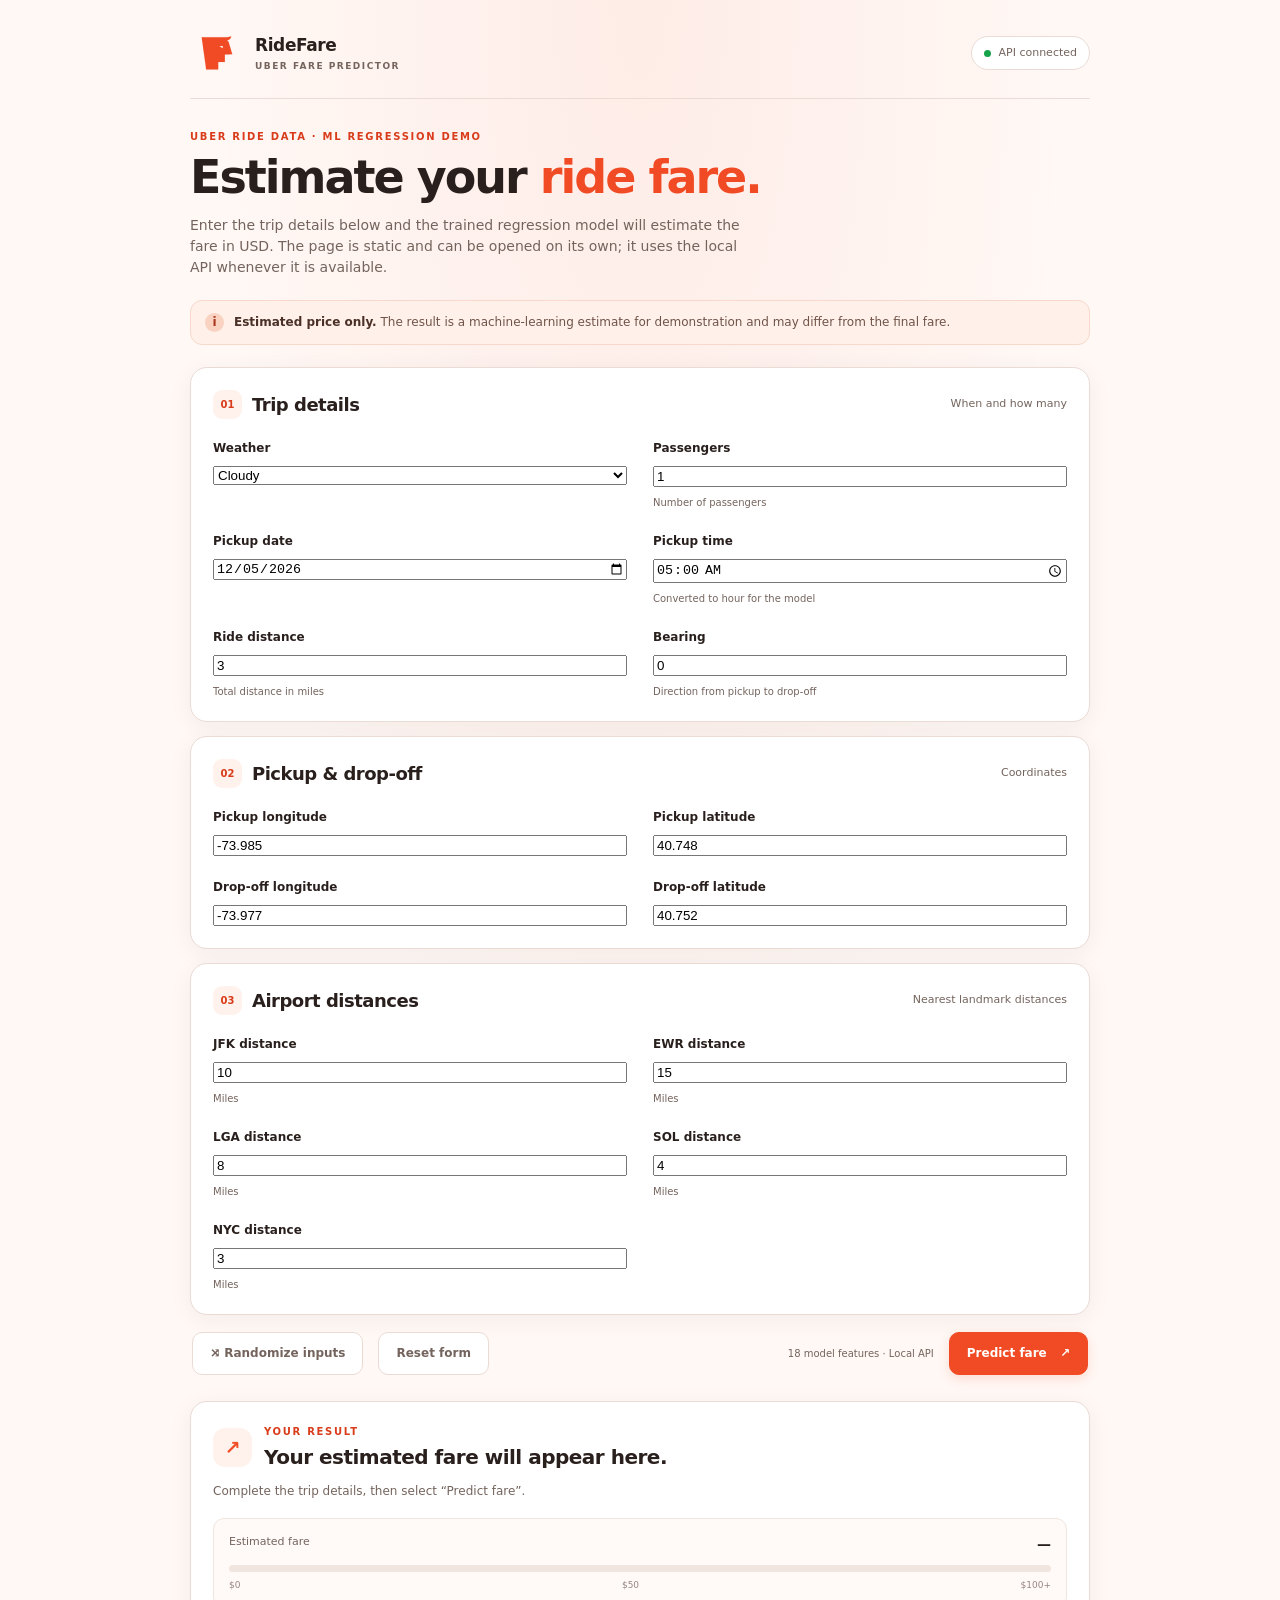
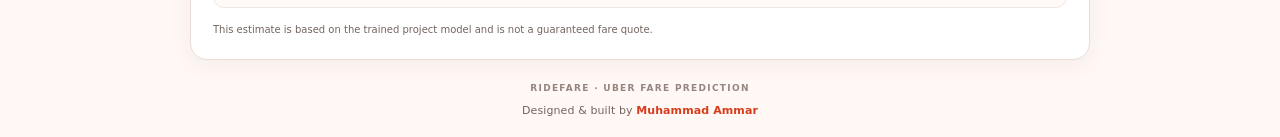
<file: public/index.html>
<!doctype html>
<html lang="en">
<head>
  <meta charset="utf-8">
  <meta name="viewport" content="width=device-width, initial-scale=1">
  <meta name="theme-color" content="#FFF8F5">
  <title>RideFare — Uber Fare Predictor</title>
  <link rel="stylesheet" href="styles.css">
</head>
<body>
  <main class="page">
    <header class="brand-bar">
      <a class="brand" href="#top" aria-label="RideFare home">
        <span class="brand-mark"><iframe class="brand-logo-frame" src="./logo-animated.html?color=%23F04B24&amp;v=2" title="Animated brand logo" aria-label="Animated brand logo" tabindex="-1"></iframe></span>
        <span><strong>RideFare</strong><small>UBER FARE PREDICTOR</small></span>
      </a>
      <div class="api-pill"><span class="live-dot"></span><span id="api-status">Checking API…</span></div>
    </header>

    <section class="intro" id="top">
      <p class="eyebrow">UBER RIDE DATA · ML REGRESSION DEMO</p>
      <h1>Estimate your <em>ride fare.</em></h1>
      <p class="intro-copy">Enter the trip details below and the trained regression model will estimate the fare in USD. The page is static and can be opened on its own; it uses the local API whenever it is available.</p>
    </section>

    <div class="notice"><span>i</span><p><strong>Estimated price only.</strong> The result is a machine-learning estimate for demonstration and may differ from the final fare.</p></div>

    <form id="prediction-form" novalidate>
      <section class="form-card">
        <div class="card-heading"><div><span class="step">01</span><h2>Trip details</h2></div><p>When and how many</p></div>
        <div class="field-grid">
          <label class="field"><span>Weather</span><select name="Weather" required><option value="0">Cloudy</option><option value="1">Rainy</option><option value="2">Stormy</option><option value="3">Sunny</option><option value="4">Windy</option></select></label>
          <label class="field"><span>Passengers</span><input name="passenger_count" type="number" min="1" max="6" step="1" value="1" required><small>Number of passengers</small></label>
          <label class="field"><span>Pickup date</span><input id="date" type="date" required></label>
          <label class="field"><span>Pickup time</span><input id="time" type="time" required><small>Converted to hour for the model</small></label>
          <label class="field"><span>Ride distance</span><input name="distance" type="number" min="0.1" step="0.1" value="3" required><small>Total distance in miles</small></label>
          <label class="field"><span>Bearing</span><input name="bearing" type="number" min="-180" max="180" step="0.1" value="0" required><small>Direction from pickup to drop-off</small></label>
        </div>
      </section>

      <section class="form-card">
        <div class="card-heading"><div><span class="step">02</span><h2>Pickup & drop-off</h2></div><p>Coordinates</p></div>
        <div class="field-grid">
          <label class="field"><span>Pickup longitude</span><input name="pickup_longitude" type="number" step="any" value="-73.985" required></label>
          <label class="field"><span>Pickup latitude</span><input name="pickup_latitude" type="number" step="any" value="40.748" required></label>
          <label class="field"><span>Drop-off longitude</span><input name="dropoff_longitude" type="number" step="any" value="-73.977" required></label>
          <label class="field"><span>Drop-off latitude</span><input name="dropoff_latitude" type="number" step="any" value="40.752" required></label>
        </div>
      </section>

      <section class="form-card">
        <div class="card-heading"><div><span class="step">03</span><h2>Airport distances</h2></div><p>Nearest landmark distances</p></div>
        <div class="field-grid">
          <label class="field"><span>JFK distance</span><input name="jfk_dist" type="number" min="0" step="0.1" value="10" required><small>Miles</small></label>
          <label class="field"><span>EWR distance</span><input name="ewr_dist" type="number" min="0" step="0.1" value="15" required><small>Miles</small></label>
          <label class="field"><span>LGA distance</span><input name="lga_dist" type="number" min="0" step="0.1" value="8" required><small>Miles</small></label>
          <label class="field"><span>SOL distance</span><input name="sol_dist" type="number" min="0" step="0.1" value="4" required><small>Miles</small></label>
          <label class="field"><span>NYC distance</span><input name="nyc_dist" type="number" min="0" step="0.1" value="3" required><small>Miles</small></label>
        </div>
      </section>

      <div class="form-actions"><button type="button" class="reset-button" id="randomize-inputs">⤨ Randomize inputs</button><button type="button" class="reset-button" id="reset-form">Reset form</button><span>18 model features · Local API</span><button type="submit" class="primary-button" id="submit-button">Predict fare <span>↗</span></button></div>
    </form>

    <section class="result-card" id="result-panel" aria-live="polite">
      <div class="result-top"><span class="result-icon result-symbol">↗</span><div><p class="eyebrow">YOUR RESULT</p><h2 id="result-title">Your estimated fare will appear here.</h2></div></div>
      <p id="result-summary">Complete the trip details, then select “Predict fare”.</p>
      <div class="probability-block"><div class="probability-label"><span>Estimated fare</span><strong id="probability-value">—</strong></div><div class="meter"><span id="probability-meter"></span></div><div class="meter-scale"><span>$0</span><span>$50</span><span>$100+</span></div></div>
      <div class="error-message" id="error-message" role="alert" hidden></div>
      <p class="result-disclaimer">This estimate is based on the trained project model and is not a guaranteed fare quote.</p>
    </section>
    <footer><span class="footer-project">RIDEFARE · UBER FARE PREDICTION</span><span class="footer-credit">Designed & built by <strong>Muhammad Ammar</strong></span></footer>
  </main>
  <script src="app.js"></script>
</body>
</html>
</file>
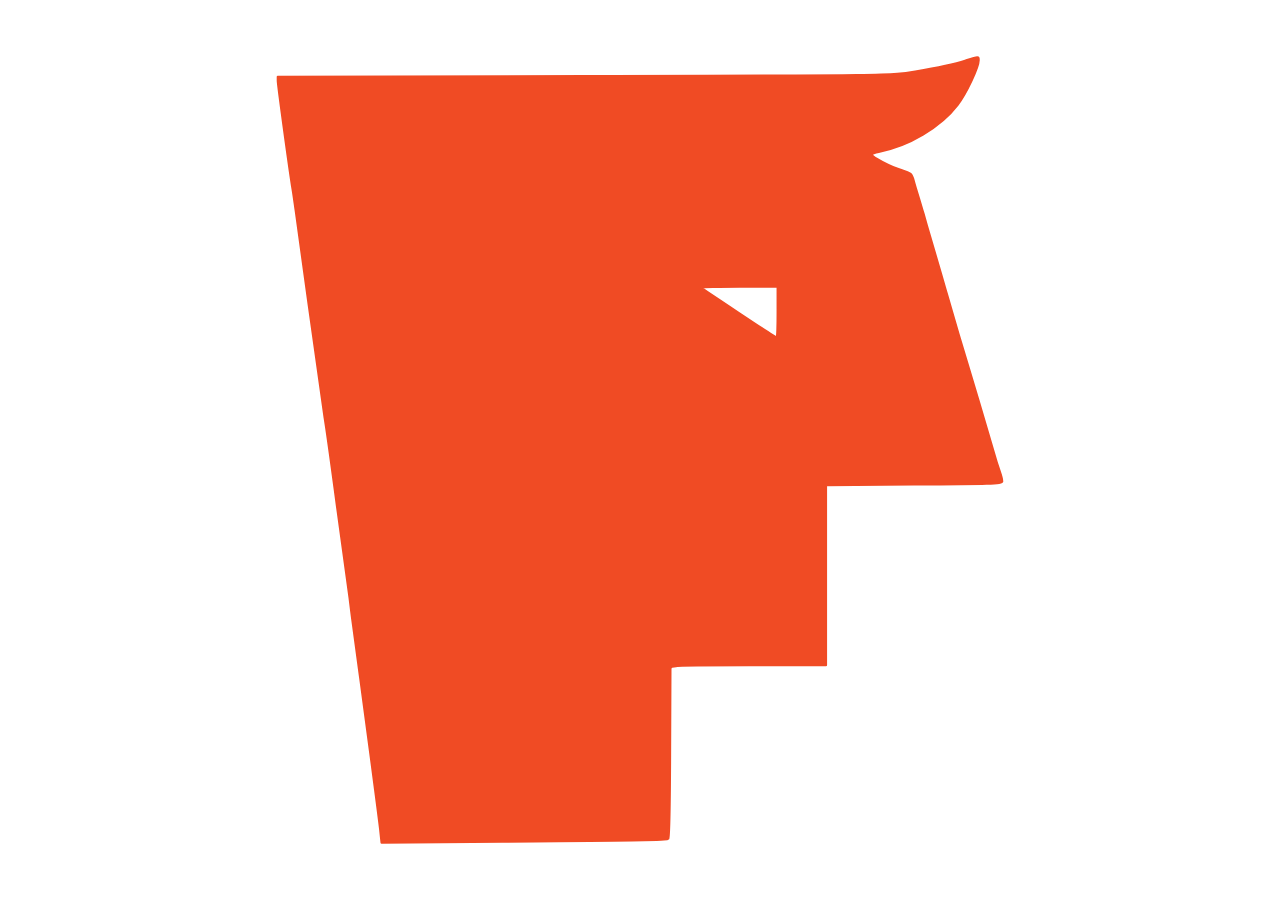
<file: frontend/logo-animated.html>
<!doctype html><html><head><meta charset="utf-8"><meta name="color-scheme" content="light dark">
<style>
  :root {
    color-scheme: normal light dark;
  }
  html, body {
    margin: 0;
    padding: 0;
    width: 100%;
    height: 100%;
    overflow: hidden;
    background: transparent !important;
    background-color: transparent !important;
    color-scheme: normal light dark;
  }
  svg {
    display: block;
    width: 100%;
    height: 100%;
    background: transparent !important;
    color: var(--logo-color, #F04B24);
  }
  path, rect#lid {
    fill: currentColor !important;
    stroke: currentColor;
    stroke-width: 12px;
    stroke-linejoin: round;
    paint-order: stroke fill;
  }
</style></head><body>
<svg id="s" xmlns="http://www.w3.org/2000/svg" width="1080" height="1080" viewBox="100 240 880 600">
<g id="morph" style="display:none"><path id="m0" fill="#000000" fill-rule="evenodd" d=""/><path id="m1" fill="#000000" fill-rule="evenodd" d=""/><path id="m2" fill="#000000" fill-rule="evenodd" d=""/><path id="m3" fill="#000000" fill-rule="evenodd" d=""/></g>
<g id="logo"><g id="lg"><g transform="matrix(1.2450980603785127,0,0,1.2450980603785127,163.98038576568916,191.18626399187917)"><g transform="translate(0,573) scale(0.1,-0.1)"><path fill="#000000" d="M4815 5078 c-72 -23 -110 -31 -275 -60 -125 -22 -130 -22 -1822 -25 l-1698 -4 0 -22 c0 -22 59 -454 79 -582 6 -33 14 -94 20 -135 38 -282 148 -1067 160 -1145 10 -62 14 -86 56 -398 21 -158 35 -258 81 -592 2 -16 8 -64 13 -105 6 -41 26 -194 46 -340 50 -375 52 -384 80 -600 14 -107 29 -221 32 -253 l6 -57 666 6 c878 7 908 8 918 18 4 4 8 213 9 464 0 252 1 465 2 475 2 16 30 17 430 17 l429 0 0 498 0 497 487 3 c417 2 486 4 486 17 0 8 -7 36 -16 62 -9 26 -22 68 -29 93 -16 57 -102 347 -150 505 -38 125 -52 173 -86 290 -11 39 -24 84 -29 100 -30 105 -73 249 -89 305 -11 36 -27 92 -36 125 -10 33 -23 78 -30 100 -7 22 -18 58 -24 81 -10 38 -14 41 -68 58 -62 19 -163 72 -163 86 0 4 17 11 38 15 164 30 343 137 436 259 49 65 116 207 116 246 0 23 2 23 -75 -2z m-1035 -1388 c0 -77 -2 -140 -5 -140 -8 0 -415 271 -415 276 0 2 95 4 210 4 l210 0 0 -140z"/></g></g>
<rect id="lid" x="579.33" y="424.75" width="58.29" height="0" fill="#000000"/></g></g>
</svg>
<script>
const MD=[{"src": [[[817.5, 478.6], [818.0, 478.2], [818.6, 477.8], [819.1, 477.4], [819.7, 477.0], [820.3, 476.7], [820.9, 476.4], [821.5, 476.1], [822.1, 475.8], [822.8, 475.5], [823.4, 475.2], [824.0, 474.9], [824.6, 474.6], [825.3, 474.4], [825.9, 474.1], [826.5, 473.9], [827.2, 473.6], [827.8, 473.4], [828.4, 473.1], [829.1, 472.9], [829.7, 472.7], [830.4, 472.5], [831.0, 472.2], [831.7, 472.0], [832.3, 471.8], [832.9, 471.6], [833.6, 471.4], [834.3, 471.2], [834.9, 471.0], [835.6, 470.8], [836.2, 470.6], [836.9, 470.4], [837.5, 470.3], [838.2, 470.1], [838.9, 469.9], [839.5, 469.8], [840.2, 469.6], [840.8, 469.5], [841.5, 469.3], [842.2, 469.2], [842.9, 469.1], [843.5, 469.0], [844.2, 468.8], [844.9, 468.7], [845.5, 468.6], [846.2, 468.5], [846.9, 468.4], [847.6, 468.3], [848.2, 468.3], [848.9, 468.2], [849.6, 468.1], [850.3, 468.0], [851.0, 468.0], [851.6, 467.9], [852.3, 467.9], [853.0, 467.8], [853.7, 467.8], [854.4, 467.8], [855.0, 467.7], [855.7, 467.7], [856.4, 467.7], [857.1, 467.7], [857.8, 467.7], [858.5, 467.7], [859.1, 467.7], [859.8, 467.8], [860.5, 467.8], [861.2, 467.8], [861.9, 467.8], [862.5, 467.9], [863.2, 467.9], [863.9, 468.0], [864.6, 468.1], [865.3, 468.1], [865.9, 468.2], [866.6, 468.3], [867.3, 468.4], [868.0, 468.5], [868.6, 468.6], [869.3, 468.7], [870.0, 468.9], [870.6, 469.0], [871.3, 469.2], [872.0, 469.3], [872.6, 469.5], [873.3, 469.7], [873.9, 469.8], [874.6, 470.0], [875.3, 470.2], [875.9, 470.4], [876.6, 470.6], [877.2, 470.8], [877.9, 471.0], [878.5, 471.2], [879.2, 471.4], [879.8, 471.6], [880.5, 471.8], [881.1, 472.0], [881.8, 472.2], [882.4, 472.4], [883.1, 472.7], [883.7, 472.9], [884.3, 473.1], [885.0, 473.3], [885.6, 473.6], [886.3, 473.8], [886.9, 474.1], [887.5, 474.3], [888.2, 474.5], [888.8, 474.8], [889.4, 475.1], [890.1, 475.3], [890.7, 475.6], [891.3, 475.9], [891.9, 476.1], [892.6, 476.4], [893.2, 476.7], [893.8, 477.1], [894.4, 477.4], [894.9, 477.8], [895.5, 478.2], [896.0, 478.6], [896.6, 478.8], [897.3, 479.1], [897.9, 479.4], [898.5, 479.7], [899.1, 480.1], [899.6, 480.5], [900.2, 480.8], [900.8, 481.2], [901.3, 481.6], [901.9, 482.0], [902.4, 482.4], [903.0, 482.8], [903.5, 483.3], [904.0, 483.7], [904.6, 484.1], [905.1, 484.5], [905.6, 485.0], [906.1, 485.4], [906.7, 485.8], [907.2, 486.3], [907.7, 486.7], [908.2, 487.2], [908.7, 487.6], [909.2, 488.1], [909.7, 488.5], [910.2, 489.0], [910.7, 489.5], [911.2, 489.9], [911.7, 490.4], [912.2, 490.9], [912.7, 491.4], [913.1, 491.9], [913.6, 492.4], [914.1, 492.9], [914.5, 493.4], [915.0, 493.9], [915.4, 494.4], [915.9, 494.9], [916.3, 495.4], [916.8, 496.0], [917.2, 496.5], [917.6, 497.0], [918.1, 497.5], [918.5, 498.1], [918.9, 498.6], [919.3, 499.2], [919.7, 499.7], [920.1, 500.3], [920.5, 500.8], [920.9, 501.4], [921.3, 502.0], [921.6, 502.5], [922.0, 503.1], [922.4, 503.7], [922.8, 504.2], [923.1, 504.8], [923.5, 505.4], [923.8, 506.0], [924.2, 506.6], [924.5, 507.2], [924.8, 507.8], [925.2, 508.4], [925.5, 509.0], [925.8, 509.6], [926.1, 510.2], [926.4, 510.8], [926.7, 511.4], [927.0, 512.0], [927.3, 512.6], [927.6, 513.2], [927.9, 513.8], [928.2, 514.5], [928.4, 515.1], [928.7, 515.7], [929.0, 516.4], [929.2, 517.0], [929.4, 517.6], [929.7, 518.3], [929.9, 518.9], [930.1, 519.6], [930.3, 520.2], [930.5, 520.9], [930.7, 521.5], [930.9, 522.2], [931.1, 522.8], [931.3, 523.5], [931.5, 524.1], [931.7, 524.8], [931.8, 525.5], [932.0, 526.1], [932.1, 526.8], [932.3, 527.4], [932.4, 528.1], [932.6, 528.8], [932.7, 529.4], [932.9, 530.1], [933.0, 530.8], [933.1, 531.5], [933.2, 532.1], [933.3, 532.8], [933.5, 533.5], [933.6, 534.1], [933.7, 534.8], [933.8, 535.5], [933.8, 536.2], [933.9, 536.8], [934.0, 537.5], [934.1, 538.2], [934.1, 538.9], [934.2, 539.6], [934.3, 540.2], [934.3, 540.9], [934.4, 541.6], [934.4, 542.3], [934.4, 543.0], [934.5, 543.6], [934.5, 544.3], [934.5, 545.0], [934.5, 545.7], [934.5, 546.4], [934.5, 547.1], [934.5, 547.7], [934.5, 548.4], [934.4, 549.1], [934.4, 549.8], [934.3, 550.5], [934.3, 551.1], [934.2, 551.8], [934.1, 552.5], [934.1, 553.2], [934.0, 553.8], [933.8, 554.5], [933.7, 555.2], [933.6, 555.9], [933.4, 556.5], [933.3, 557.2], [933.1, 557.8], [932.9, 558.5], [932.7, 559.2], [932.6, 559.8], [932.4, 560.5], [932.2, 561.1], [932.1, 561.8], [931.9, 562.5], [931.8, 563.1], [931.7, 563.8], [931.7, 564.5], [931.6, 565.2], [931.5, 565.8], [931.4, 566.5], [931.2, 567.2], [931.0, 567.8], [930.8, 568.5], [930.6, 569.1], [930.3, 569.8], [930.1, 570.4], [929.9, 571.0], [929.6, 571.7], [929.3, 572.3], [929.1, 572.9], [928.8, 573.6], [928.5, 574.2], [928.3, 574.8], [928.0, 575.4], [927.7, 576.0], [927.4, 576.7], [927.1, 577.3], [926.8, 577.9], [926.5, 578.5], [926.2, 579.1], [925.9, 579.7], [925.6, 580.3], [925.2, 580.9], [924.9, 581.5], [924.6, 582.1], [924.3, 582.7], [924.0, 583.3], [923.6, 583.9], [923.3, 584.5], [923.0, 585.1], [922.6, 585.7], [922.3, 586.3], [921.9, 586.9], [921.6, 587.5], [921.2, 588.0], [920.8, 588.6], [920.4, 589.2], [920.0, 589.7], [919.6, 590.3], [919.2, 590.8], [918.8, 591.3], [918.4, 591.9], [917.9, 592.4], [917.5, 592.9], [917.1, 593.4], [916.6, 594.0], [916.2, 594.5], [915.7, 595.0], [915.3, 595.5], [914.8, 596.0], [914.4, 596.5], [913.9, 597.0], [913.5, 597.5], [913.0, 598.1], [912.5, 598.6], [912.1, 599.1], [911.6, 599.5], [911.1, 600.0], [910.7, 600.5], [910.2, 601.0], [909.7, 601.5], [909.2, 602.0], [908.8, 602.5], [908.3, 603.0], [907.8, 603.4], [907.3, 603.9], [906.8, 604.4], [906.3, 604.9], [905.8, 605.3], [905.3, 605.8], [904.8, 606.2], [904.3, 606.7], [903.8, 607.1], [903.3, 607.6], [902.7, 608.0], [902.2, 608.4], [901.7, 608.8], [901.1, 609.2], [900.5, 609.6], [899.9, 609.9], [899.3, 610.3], [898.7, 610.6], [898.1, 610.9], [897.5, 611.2], [896.9, 611.6], [896.3, 611.9], [895.7, 612.2], [895.1, 612.5], [894.5, 612.8], [893.9, 613.1], [893.3, 613.5], [892.7, 613.8], [892.1, 614.1], [891.5, 614.4], [890.9, 614.7], [890.3, 615.0], [889.7, 615.3], [889.1, 615.6], [888.4, 615.9], [887.8, 616.2], [887.2, 616.5], [886.6, 616.8], [886.0, 617.1], [885.4, 617.4], [884.7, 617.6], [884.1, 617.9], [883.5, 618.1], [882.8, 618.4], [882.2, 618.6], [881.6, 618.9], [880.9, 619.1], [880.3, 619.3], [879.6, 619.5], [879.0, 619.7], [878.3, 619.9], [877.7, 620.1], [877.0, 620.3], [876.3, 620.5], [875.7, 620.7], [875.0, 620.8], [874.4, 621.0], [873.7, 621.1], [873.0, 621.3], [872.4, 621.4], [871.7, 621.6], [871.0, 621.7], [870.4, 621.8], [869.7, 622.0], [869.0, 622.1], [868.4, 622.2], [867.7, 622.4], [867.0, 622.5], [866.3, 622.6], [865.7, 622.7], [865.0, 622.8], [864.3, 623.0], [863.7, 623.1], [863.0, 623.2], [862.3, 623.2], [861.6, 623.3], [860.9, 623.4], [860.3, 623.5], [859.6, 623.5], [858.9, 623.6], [858.2, 623.7], [857.6, 623.7], [856.9, 623.7], [856.2, 623.8], [855.5, 623.8], [854.8, 623.8], [854.1, 623.8], [853.5, 623.8], [852.8, 623.8], [852.1, 623.7], [851.4, 623.7], [850.7, 623.7], [850.1, 623.6], [849.4, 623.6], [848.7, 623.5], [848.0, 623.4], [847.3, 623.3], [846.7, 623.3], [846.0, 623.2], [845.3, 623.1], [844.6, 622.9], [844.0, 622.8], [843.3, 622.7], [842.6, 622.6], [842.0, 622.4], [841.3, 622.3], [840.6, 622.2], [840.0, 622.0], [839.3, 621.9], [838.6, 621.7], [838.0, 621.6], [837.3, 621.4], [836.6, 621.3], [836.0, 621.1], [835.3, 620.9], [834.7, 620.7], [834.0, 620.5], [833.4, 620.3], [832.7, 620.1], [832.1, 619.9], [831.4, 619.7], [830.8, 619.5], [830.1, 619.3], [829.5, 619.0], [828.8, 618.8], [828.2, 618.6], [827.6, 618.3], [826.9, 618.1], [826.3, 617.8], [825.7, 617.6], [825.0, 617.3], [824.4, 617.1], [823.8, 616.8], [823.1, 616.6], [822.5, 616.3], [821.9, 616.0], [821.3, 615.7], [820.6, 615.5], [820.0, 615.2], [819.4, 614.9], [818.8, 614.5], [818.2, 614.2], [817.6, 613.9], [817.0, 613.6], [816.4, 613.2], [815.8, 612.9], [815.3, 612.5], [814.7, 612.2], [814.1, 611.8], [813.5, 611.4], [813.0, 611.1], [812.4, 610.7], [811.8, 610.3], [811.3, 609.9], [810.7, 609.5], [810.2, 609.1], [809.6, 608.7], [809.1, 608.3], [808.5, 607.9], [808.0, 607.5], [807.4, 607.1], [806.9, 606.6], [806.4, 606.2], [805.8, 605.8], [805.3, 605.3], [804.8, 604.9], [804.3, 604.5], [803.8, 604.0], [803.2, 603.6], [802.7, 603.1], [802.2, 602.7], [801.7, 602.2], [801.2, 601.7], [800.7, 601.3], [800.2, 600.8], [799.8, 600.3], [799.3, 599.8], [798.8, 599.3], [798.3, 598.9], [797.8, 598.4], [797.4, 597.9], [796.9, 597.4], [796.5, 596.9], [796.0, 596.4], [795.5, 595.8], [795.1, 595.3], [794.7, 594.8], [794.2, 594.3], [793.8, 593.8], [793.4, 593.2], [792.9, 592.7], [792.5, 592.1], [792.1, 591.6], [791.7, 591.1], [791.3, 590.5], [790.9, 589.9], [790.5, 589.4], [790.2, 588.8], [789.8, 588.2], [789.4, 587.7], [789.1, 587.1], [788.7, 586.5], [788.3, 585.9], [788.0, 585.4], [787.6, 584.8], [787.3, 584.2], [786.9, 583.6], [786.6, 583.0], [786.2, 582.4], [785.9, 581.8], [785.6, 581.2], [785.2, 580.6], [784.9, 580.0], [784.6, 579.4], [784.3, 578.8], [784.0, 578.2], [783.7, 577.6], [783.4, 577.0], [783.1, 576.4], [782.8, 575.7], [782.6, 575.1], [782.3, 574.5], [782.1, 573.8], [781.8, 573.2], [781.6, 572.6], [781.4, 571.9], [781.2, 571.3], [781.0, 570.6], [780.8, 570.0], [780.6, 569.3], [780.4, 568.6], [780.3, 568.0], [780.1, 567.3], [780.0, 566.7], [779.8, 566.0], [779.7, 565.3], [779.6, 564.6], [779.5, 564.0], [779.4, 563.3], [779.3, 562.6], [779.2, 562.0], [779.1, 561.3], [779.0, 560.6], [778.9, 559.9], [778.9, 559.2], [778.8, 558.6], [778.7, 557.9], [778.7, 557.2], [778.6, 556.5], [778.6, 555.8], [778.5, 555.2], [778.5, 554.5], [778.5, 553.8], [778.4, 553.1], [778.4, 552.4], [778.4, 551.8], [778.4, 551.1], [778.3, 550.4], [778.3, 549.7], [778.3, 549.0], [778.3, 548.3], [778.3, 547.7], [778.2, 547.0], [778.2, 546.3], [778.2, 545.6], [778.2, 544.9], [778.2, 544.3], [778.2, 543.6], [778.2, 542.9], [778.2, 542.2], [778.2, 541.5], [778.2, 540.9], [778.2, 540.2], [778.2, 539.5], [778.2, 538.8], [778.2, 538.1], [778.2, 537.4], [778.3, 536.8], [778.3, 536.1], [778.4, 535.4], [778.4, 534.7], [778.5, 534.0], [778.6, 533.4], [778.7, 532.7], [778.8, 532.0], [778.9, 531.4], [779.1, 530.7], [779.2, 530.0], [779.4, 529.3], [779.5, 528.7], [779.7, 528.0], [779.8, 527.4], [780.0, 526.7], [780.2, 526.0], [780.4, 525.4], [780.6, 524.7], [780.8, 524.1], [781.0, 523.4], [781.2, 522.8], [781.4, 522.1], [781.6, 521.5], [781.9, 520.9], [782.1, 520.2], [782.3, 519.6], [782.6, 518.9], [782.8, 518.3], [783.1, 517.7], [783.4, 517.1], [783.6, 516.4], [783.9, 515.8], [784.2, 515.2], [784.5, 514.6], [784.8, 513.9], [785.0, 513.3], [785.3, 512.7], [785.6, 512.1], [785.9, 511.5], [786.3, 510.9], [786.6, 510.3], [786.9, 509.7], [787.2, 509.1], [787.5, 508.5], [787.9, 507.9], [788.2, 507.3], [788.5, 506.7], [788.9, 506.1], [789.2, 505.5], [789.6, 504.9], [789.9, 504.3], [790.3, 503.8], [790.7, 503.2], [791.0, 502.6], [791.4, 502.1], [791.8, 501.5], [792.2, 500.9], [792.6, 500.4], [793.0, 499.8], [793.4, 499.3], [793.8, 498.7], [794.2, 498.2], [794.6, 497.6], [795.1, 497.1], [795.5, 496.6], [796.0, 496.1], [796.4, 495.6], [796.9, 495.1], [797.4, 494.6], [797.8, 494.1], [798.3, 493.6], [798.8, 493.1], [799.3, 492.7], [799.8, 492.2], [800.3, 491.7], [800.7, 491.2], [801.2, 490.8], [801.7, 490.3], [802.2, 489.8], [802.7, 489.4], [803.3, 488.9], [803.8, 488.5], [804.3, 488.0], [804.8, 487.6], [805.3, 487.1], [805.8, 486.7], [806.3, 486.2], [806.8, 485.8], [807.4, 485.3], [807.9, 484.9], [808.4, 484.5], [808.9, 484.0], [809.5, 483.6], [810.0, 483.2], [810.5, 482.8], [811.1, 482.3], [811.6, 481.9], [812.2, 481.5], [812.7, 481.1], [813.3, 480.7], [813.8, 480.3], [814.4, 480.0], [815.0, 479.6], [815.6, 479.3], [816.2, 479.0], [816.8, 478.7]], [[866.2, 513.4], [866.5, 513.5], [866.8, 513.6], [867.0, 513.7], [867.3, 513.8], [867.6, 513.9], [867.8, 514.0], [868.1, 514.1], [868.4, 514.3], [868.6, 514.4], [868.9, 514.5], [869.2, 514.6], [869.4, 514.8], [869.7, 514.9], [870.0, 515.0], [870.2, 515.1], [870.5, 515.3], [870.7, 515.4], [871.0, 515.5], [871.2, 515.7], [871.5, 515.8], [871.8, 516.0], [872.0, 516.1], [872.3, 516.2], [872.5, 516.4], [872.8, 516.5], [873.0, 516.7], [873.3, 516.8], [873.5, 517.0], [873.8, 517.1], [874.0, 517.3], [874.3, 517.4], [874.5, 517.6], [874.7, 517.8], [875.0, 517.9], [875.2, 518.1], [875.5, 518.2], [875.7, 518.4], [875.9, 518.6], [876.2, 518.7], [876.4, 518.9], [876.7, 519.1], [876.9, 519.3], [877.1, 519.4], [877.4, 519.6], [877.6, 519.8], [877.8, 520.0], [878.0, 520.1], [878.3, 520.3], [878.5, 520.5], [878.7, 520.7], [878.9, 520.9], [879.1, 521.1], [879.4, 521.3], [879.6, 521.5], [879.8, 521.7], [880.0, 521.9], [880.2, 522.1], [880.4, 522.3], [880.6, 522.5], [880.8, 522.8], [881.0, 523.0], [881.1, 523.2], [881.3, 523.4], [881.5, 523.7], [881.7, 523.9], [881.8, 524.1], [882.0, 524.4], [882.2, 524.6], [882.3, 524.8], [882.5, 525.1], [882.7, 525.3], [882.8, 525.6], [883.0, 525.8], [883.1, 526.1], [883.3, 526.3], [883.4, 526.6], [883.6, 526.8], [883.7, 527.1], [883.9, 527.3], [884.0, 527.6], [884.1, 527.8], [884.3, 528.1], [884.4, 528.3], [884.6, 528.6], [884.7, 528.9], [884.8, 529.1], [884.9, 529.4], [885.1, 529.6], [885.2, 529.9], [885.3, 530.2], [885.4, 530.4], [885.6, 530.7], [885.7, 531.0], [885.8, 531.2], [885.9, 531.5], [886.0, 531.8], [886.1, 532.0], [886.2, 532.3], [886.3, 532.6], [886.4, 532.8], [886.5, 533.1], [886.6, 533.4], [886.7, 533.7], [886.8, 533.9], [886.9, 534.2], [887.0, 534.5], [887.1, 534.8], [887.2, 535.0], [887.3, 535.3], [887.4, 535.6], [887.5, 535.9], [887.6, 536.1], [887.6, 536.4], [887.7, 536.7], [887.8, 537.0], [887.9, 537.3], [888.0, 537.5], [888.0, 537.8], [888.1, 538.1], [888.2, 538.4], [888.2, 538.7], [888.3, 539.0], [888.4, 539.2], [888.4, 539.5], [888.5, 539.8], [888.5, 540.1], [888.6, 540.4], [888.6, 540.7], [888.7, 541.0], [888.7, 541.2], [888.8, 541.5], [888.8, 541.8], [888.8, 542.1], [888.9, 542.4], [888.9, 542.7], [888.9, 543.0], [888.9, 543.3], [888.9, 543.6], [889.0, 543.8], [889.0, 544.1], [889.0, 544.4], [889.0, 544.7], [889.0, 545.0], [889.0, 545.3], [889.0, 545.6], [888.9, 545.9], [888.9, 546.2], [888.9, 546.5], [888.9, 546.8], [888.9, 547.0], [888.9, 547.3], [888.8, 547.6], [888.8, 547.9], [888.8, 548.2], [888.8, 548.5], [888.7, 548.8], [888.7, 549.1], [888.7, 549.4], [888.6, 549.6], [888.6, 549.9], [888.6, 550.2], [888.5, 550.5], [888.5, 550.8], [888.4, 551.1], [888.4, 551.4], [888.3, 551.7], [888.3, 551.9], [888.2, 552.2], [888.1, 552.5], [888.1, 552.8], [888.0, 553.1], [887.9, 553.4], [887.9, 553.6], [887.8, 553.9], [887.7, 554.2], [887.6, 554.5], [887.6, 554.8], [887.5, 555.0], [887.4, 555.3], [887.3, 555.6], [887.2, 555.9], [887.1, 556.1], [887.0, 556.4], [886.9, 556.7], [886.8, 557.0], [886.7, 557.2], [886.6, 557.5], [886.5, 557.8], [886.4, 558.1], [886.3, 558.3], [886.2, 558.6], [886.1, 558.9], [885.9, 559.1], [885.8, 559.4], [885.7, 559.6], [885.6, 559.9], [885.4, 560.2], [885.3, 560.4], [885.2, 560.7], [885.0, 560.9], [884.9, 561.2], [884.8, 561.5], [884.6, 561.7], [884.5, 562.0], [884.3, 562.2], [884.2, 562.5], [884.0, 562.7], [883.9, 563.0], [883.7, 563.2], [883.6, 563.4], [883.4, 563.7], [883.2, 563.9], [883.1, 564.2], [882.9, 564.4], [882.7, 564.6], [882.6, 564.9], [882.4, 565.1], [882.2, 565.3], [882.0, 565.6], [881.9, 565.8], [881.7, 566.0], [881.5, 566.3], [881.3, 566.5], [881.1, 566.7], [880.9, 566.9], [880.8, 567.1], [880.6, 567.4], [880.4, 567.6], [880.2, 567.8], [880.0, 568.0], [879.8, 568.2], [879.6, 568.4], [879.4, 568.6], [879.2, 568.8], [879.0, 569.1], [878.8, 569.3], [878.5, 569.5], [878.3, 569.7], [878.1, 569.9], [877.9, 570.1], [877.7, 570.2], [877.5, 570.4], [877.3, 570.6], [877.0, 570.8], [876.8, 571.0], [876.6, 571.2], [876.4, 571.4], [876.1, 571.6], [875.9, 571.8], [875.7, 571.9], [875.5, 572.1], [875.2, 572.3], [875.0, 572.5], [874.8, 572.6], [874.5, 572.8], [874.3, 573.0], [874.1, 573.1], [873.8, 573.3], [873.6, 573.5], [873.3, 573.6], [873.1, 573.8], [872.9, 574.0], [872.6, 574.1], [872.4, 574.3], [872.1, 574.4], [871.9, 574.6], [871.6, 574.7], [871.4, 574.9], [871.1, 575.0], [870.9, 575.2], [870.6, 575.3], [870.4, 575.5], [870.1, 575.6], [869.9, 575.7], [869.6, 575.9], [869.3, 576.0], [869.1, 576.1], [868.8, 576.2], [868.5, 576.3], [868.2, 576.4], [868.0, 576.5], [867.7, 576.6], [867.4, 576.7], [867.1, 576.8], [866.9, 576.9], [866.6, 577.0], [866.3, 577.1], [866.0, 577.1], [865.8, 577.2], [865.5, 577.3], [865.2, 577.4], [864.9, 577.5], [864.7, 577.6], [864.4, 577.7], [864.1, 577.7], [863.8, 577.8], [863.5, 577.9], [863.3, 578.0], [863.0, 578.0], [862.7, 578.1], [862.4, 578.2], [862.1, 578.3], [861.8, 578.3], [861.6, 578.4], [861.3, 578.5], [861.0, 578.5], [860.7, 578.6], [860.4, 578.7], [860.2, 578.7], [859.9, 578.8], [859.6, 578.9], [859.3, 578.9], [859.0, 579.0], [858.7, 579.0], [858.4, 579.1], [858.2, 579.2], [857.9, 579.2], [857.6, 579.3], [857.3, 579.3], [857.0, 579.4], [856.7, 579.4], [856.4, 579.4], [856.1, 579.5], [855.9, 579.5], [855.6, 579.5], [855.3, 579.5], [855.0, 579.5], [854.7, 579.5], [854.4, 579.5], [854.1, 579.4], [853.8, 579.4], [853.5, 579.3], [853.3, 579.3], [853.0, 579.2], [852.7, 579.2], [852.4, 579.1], [852.1, 579.1], [851.8, 579.0], [851.5, 579.0], [851.3, 578.9], [851.0, 578.8], [850.7, 578.8], [850.4, 578.7], [850.1, 578.6], [849.8, 578.6], [849.6, 578.5], [849.3, 578.4], [849.0, 578.4], [848.7, 578.3], [848.4, 578.2], [848.2, 578.1], [847.9, 578.1], [847.6, 578.0], [847.3, 577.9], [847.0, 577.8], [846.8, 577.7], [846.5, 577.7], [846.2, 577.6], [845.9, 577.5], [845.6, 577.4], [845.4, 577.3], [845.1, 577.2], [844.8, 577.2], [844.5, 577.1], [844.3, 577.0], [844.0, 576.9], [843.7, 576.8], [843.4, 576.7], [843.2, 576.6], [842.9, 576.5], [842.6, 576.4], [842.3, 576.3], [842.1, 576.2], [841.8, 576.1], [841.5, 576.0], [841.3, 575.9], [841.0, 575.8], [840.7, 575.7], [840.4, 575.5], [840.2, 575.4], [839.9, 575.3], [839.7, 575.2], [839.4, 575.0], [839.1, 574.9], [838.9, 574.8], [838.6, 574.6], [838.4, 574.5], [838.1, 574.3], [837.9, 574.2], [837.6, 574.0], [837.4, 573.9], [837.2, 573.7], [836.9, 573.5], [836.7, 573.4], [836.4, 573.2], [836.2, 573.0], [836.0, 572.9], [835.7, 572.7], [835.5, 572.5], [835.3, 572.3], [835.1, 572.1], [834.8, 572.0], [834.6, 571.8], [834.4, 571.6], [834.2, 571.4], [833.9, 571.2], [833.7, 571.0], [833.5, 570.8], [833.3, 570.6], [833.1, 570.4], [832.9, 570.2], [832.7, 570.0], [832.5, 569.8], [832.3, 569.6], [832.1, 569.4], [831.9, 569.2], [831.7, 568.9], [831.5, 568.7], [831.3, 568.5], [831.1, 568.3], [830.9, 568.1], [830.7, 567.8], [830.5, 567.6], [830.4, 567.4], [830.2, 567.2], [830.0, 566.9], [829.8, 566.7], [829.7, 566.5], [829.5, 566.2], [829.3, 566.0], [829.1, 565.8], [829.0, 565.5], [828.8, 565.3], [828.6, 565.1], [828.5, 564.8], [828.3, 564.6], [828.2, 564.3], [828.0, 564.1], [827.8, 563.8], [827.7, 563.6], [827.5, 563.3], [827.4, 563.1], [827.3, 562.8], [827.1, 562.6], [827.0, 562.3], [826.8, 562.1], [826.7, 561.8], [826.5, 561.6], [826.4, 561.3], [826.3, 561.0], [826.2, 560.8], [826.0, 560.5], [825.9, 560.3], [825.8, 560.0], [825.7, 559.7], [825.5, 559.5], [825.4, 559.2], [825.3, 558.9], [825.2, 558.7], [825.1, 558.4], [825.0, 558.1], [824.9, 557.9], [824.8, 557.6], [824.6, 557.3], [824.5, 557.0], [824.4, 556.8], [824.4, 556.5], [824.3, 556.2], [824.2, 556.0], [824.1, 555.7], [824.0, 555.4], [823.9, 555.1], [823.8, 554.8], [823.7, 554.6], [823.7, 554.3], [823.6, 554.0], [823.5, 553.7], [823.4, 553.4], [823.4, 553.2], [823.3, 552.9], [823.2, 552.6], [823.2, 552.3], [823.1, 552.0], [823.1, 551.7], [823.0, 551.4], [823.0, 551.2], [822.9, 550.9], [822.9, 550.6], [822.8, 550.3], [822.8, 550.0], [822.7, 549.7], [822.7, 549.4], [822.7, 549.1], [822.7, 548.9], [822.6, 548.6], [822.6, 548.3], [822.6, 548.0], [822.6, 547.7], [822.5, 547.4], [822.5, 547.1], [822.5, 546.8], [822.5, 546.5], [822.5, 546.2], [822.5, 546.0], [822.5, 545.7], [822.5, 545.4], [822.5, 545.1], [822.6, 544.8], [822.6, 544.5], [822.6, 544.2], [822.6, 543.9], [822.7, 543.6], [822.7, 543.3], [822.7, 543.1], [822.7, 542.8], [822.8, 542.5], [822.8, 542.2], [822.9, 541.9], [822.9, 541.6], [823.0, 541.3], [823.0, 541.0], [823.1, 540.8], [823.1, 540.5], [823.2, 540.2], [823.2, 539.9], [823.3, 539.6], [823.4, 539.3], [823.4, 539.1], [823.5, 538.8], [823.6, 538.5], [823.7, 538.2], [823.7, 537.9], [823.8, 537.7], [823.9, 537.4], [824.0, 537.1], [824.1, 536.8], [824.2, 536.5], [824.3, 536.3], [824.4, 536.0], [824.5, 535.7], [824.6, 535.4], [824.7, 535.2], [824.8, 534.9], [824.9, 534.6], [825.0, 534.4], [825.1, 534.1], [825.2, 533.8], [825.3, 533.6], [825.4, 533.3], [825.5, 533.0], [825.7, 532.8], [825.8, 532.5], [825.9, 532.2], [826.0, 532.0], [826.2, 531.7], [826.3, 531.4], [826.4, 531.2], [826.6, 530.9], [826.7, 530.7], [826.8, 530.4], [827.0, 530.2], [827.1, 529.9], [827.3, 529.7], [827.4, 529.4], [827.5, 529.1], [827.7, 528.9], [827.8, 528.7], [828.0, 528.4], [828.2, 528.2], [828.3, 527.9], [828.5, 527.7], [828.6, 527.4], [828.8, 527.2], [829.0, 526.9], [829.1, 526.7], [829.3, 526.5], [829.5, 526.2], [829.6, 526.0], [829.8, 525.8], [830.0, 525.5], [830.1, 525.3], [830.3, 525.1], [830.5, 524.8], [830.7, 524.6], [830.9, 524.4], [831.1, 524.2], [831.2, 523.9], [831.4, 523.7], [831.6, 523.5], [831.8, 523.3], [832.0, 523.1], [832.2, 522.8], [832.4, 522.6], [832.6, 522.4], [832.8, 522.2], [833.0, 522.0], [833.2, 521.8], [833.4, 521.6], [833.6, 521.4], [833.8, 521.2], [834.0, 521.0], [834.2, 520.8], [834.5, 520.6], [834.7, 520.4], [834.9, 520.2], [835.1, 520.0], [835.3, 519.8], [835.5, 519.6], [835.8, 519.4], [836.0, 519.2], [836.2, 519.1], [836.4, 518.9], [836.7, 518.7], [836.9, 518.5], [837.1, 518.4], [837.4, 518.2], [837.6, 518.0], [837.8, 517.8], [838.1, 517.7], [838.3, 517.5], [838.6, 517.4], [838.8, 517.2], [839.1, 517.0], [839.3, 516.9], [839.6, 516.7], [839.8, 516.6], [840.1, 516.5], [840.3, 516.3], [840.6, 516.2], [840.8, 516.0], [841.1, 515.9], [841.3, 515.8], [841.6, 515.6], [841.9, 515.5], [842.1, 515.4], [842.4, 515.3], [842.7, 515.2], [842.9, 515.0], [843.2, 514.9], [843.5, 514.8], [843.7, 514.7], [844.0, 514.6], [844.3, 514.5], [844.5, 514.4], [844.8, 514.3], [845.1, 514.2], [845.4, 514.1], [845.6, 514.0], [845.9, 513.9], [846.2, 513.8], [846.5, 513.7], [846.7, 513.6], [847.0, 513.6], [847.3, 513.5], [847.6, 513.4], [847.9, 513.3], [848.1, 513.3], [848.4, 513.2], [848.7, 513.1], [849.0, 513.0], [849.3, 513.0], [849.6, 512.9], [849.8, 512.9], [850.1, 512.8], [850.4, 512.7], [850.7, 512.7], [851.0, 512.6], [851.3, 512.6], [851.6, 512.5], [851.8, 512.5], [852.1, 512.5], [852.4, 512.4], [852.7, 512.4], [853.0, 512.3], [853.3, 512.3], [853.6, 512.3], [853.9, 512.2], [854.2, 512.2], [854.4, 512.2], [854.7, 512.2], [855.0, 512.1], [855.3, 512.1], [855.6, 512.1], [855.9, 512.1], [856.2, 512.1], [856.5, 512.1], [856.8, 512.1], [857.1, 512.1], [857.3, 512.1], [857.6, 512.1], [857.9, 512.1], [858.2, 512.1], [858.5, 512.1], [858.8, 512.1], [859.1, 512.1], [859.4, 512.1], [859.7, 512.1], [860.0, 512.2], [860.3, 512.2], [860.5, 512.2], [860.8, 512.2], [861.1, 512.3], [861.4, 512.3], [861.7, 512.3], [862.0, 512.4], [862.3, 512.4], [862.6, 512.5], [862.8, 512.5], [863.1, 512.6], [863.4, 512.6], [863.7, 512.7], [864.0, 512.8], [864.3, 512.8], [864.5, 512.9], [864.8, 513.0], [865.1, 513.1], [865.4, 513.1], [865.7, 513.2], [865.9, 513.3]]], "dst": [[[608.0, 299.0], [608.0, 297.2], [608.0, 295.3], [608.0, 293.5], [608.0, 291.7], [608.0, 289.9], [608.0, 288.1], [608.0, 286.3], [608.0, 284.4], [608.1, 282.7], [609.9, 282.7], [611.7, 282.7], [613.5, 282.7], [615.3, 282.7], [617.2, 282.7], [619.0, 282.7], [620.8, 282.7], [622.6, 282.7], [624.4, 282.7], [626.2, 282.7], [628.1, 282.7], [629.9, 282.7], [631.7, 282.7], [633.5, 282.7], [635.3, 282.7], [637.1, 282.6], [639.0, 282.6], [640.8, 282.6], [642.6, 282.6], [644.4, 282.6], [646.2, 282.6], [648.0, 282.6], [649.9, 282.6], [651.7, 282.6], [653.5, 282.6], [655.3, 282.6], [657.1, 282.6], [658.9, 282.5], [660.7, 282.5], [662.6, 282.5], [664.4, 282.5], [666.2, 282.5], [668.0, 282.5], [669.8, 282.5], [671.6, 282.5], [673.5, 282.4], [675.3, 282.4], [677.1, 282.4], [678.9, 282.4], [680.7, 282.4], [682.5, 282.4], [684.4, 282.3], [686.2, 282.3], [688.0, 282.3], [689.8, 282.3], [691.6, 282.2], [693.4, 282.2], [695.2, 282.2], [697.1, 282.2], [698.9, 282.1], [700.7, 282.1], [702.5, 282.0], [704.3, 282.0], [706.1, 281.9], [708.0, 281.9], [709.8, 281.8], [711.6, 281.7], [713.4, 281.6], [715.2, 281.5], [717.0, 281.4], [718.8, 281.3], [720.6, 281.1], [722.4, 280.9], [724.2, 280.7], [726.0, 280.4], [727.8, 280.1], [729.6, 279.8], [731.4, 279.5], [733.2, 279.1], [735.0, 278.8], [736.8, 278.5], [738.6, 278.2], [740.4, 277.9], [742.1, 277.5], [743.9, 277.2], [745.7, 276.8], [747.5, 276.5], [749.3, 276.1], [751.0, 275.8], [752.8, 275.4], [754.6, 274.9], [756.3, 274.5], [758.1, 274.0], [759.8, 273.5], [761.6, 273.0], [763.3, 272.4], [765.0, 271.9], [766.8, 271.3], [768.5, 270.8], [770.2, 270.3], [772.0, 270.0], [772.8, 271.4], [772.7, 273.2], [772.3, 275.0], [771.8, 276.7], [771.2, 278.4], [770.6, 280.1], [769.9, 281.8], [769.2, 283.5], [768.4, 285.1], [767.6, 286.8], [766.8, 288.4], [766.0, 290.0], [765.2, 291.6], [764.3, 293.2], [763.4, 294.8], [762.5, 296.4], [761.6, 298.0], [760.6, 299.5], [759.6, 301.0], [758.6, 302.5], [757.5, 303.9], [756.3, 305.3], [755.1, 306.7], [753.9, 308.0], [752.6, 309.3], [751.3, 310.6], [750.0, 311.8], [748.6, 313.0], [747.2, 314.2], [745.8, 315.4], [744.4, 316.5], [743.0, 317.6], [741.5, 318.7], [740.0, 319.7], [738.5, 320.7], [737.0, 321.7], [735.4, 322.6], [733.9, 323.6], [732.3, 324.5], [730.7, 325.4], [729.1, 326.2], [727.5, 327.0], [725.8, 327.8], [724.2, 328.6], [722.5, 329.3], [720.8, 330.0], [719.2, 330.7], [717.5, 331.3], [715.7, 331.9], [714.0, 332.5], [712.3, 333.0], [710.5, 333.5], [708.8, 334.0], [707.0, 334.4], [705.2, 334.8], [703.5, 335.1], [701.7, 335.6], [700.0, 336.3], [699.8, 337.6], [701.2, 338.8], [702.7, 339.8], [704.3, 340.7], [705.9, 341.6], [707.5, 342.4], [709.1, 343.2], [710.8, 344.0], [712.4, 344.8], [714.1, 345.5], [715.8, 346.2], [717.5, 346.8], [719.2, 347.4], [720.9, 348.0], [722.6, 348.5], [724.3, 349.2], [725.9, 350.1], [727.0, 351.5], [727.7, 353.2], [728.2, 355.0], [728.7, 356.7], [729.2, 358.5], [729.7, 360.2], [730.2, 361.9], [730.7, 363.7], [731.3, 365.4], [731.8, 367.1], [732.3, 368.9], [732.9, 370.6], [733.4, 372.4], [733.9, 374.1], [734.4, 375.8], [734.9, 377.6], [735.4, 379.3], [735.9, 381.1], [736.4, 382.8], [736.9, 384.6], [737.4, 386.3], [737.9, 388.1], [738.4, 389.8], [738.9, 391.6], [739.5, 393.3], [740.0, 395.0], [740.5, 396.8], [741.0, 398.5], [741.5, 400.3], [742.0, 402.0], [742.5, 403.8], [743.0, 405.5], [743.5, 407.2], [744.0, 409.0], [744.6, 410.7], [745.1, 412.5], [745.6, 414.2], [746.1, 415.9], [746.6, 417.7], [747.1, 419.4], [747.6, 421.2], [748.1, 422.9], [748.6, 424.7], [749.1, 426.4], [749.6, 428.2], [750.1, 429.9], [750.7, 431.6], [751.2, 433.4], [751.7, 435.1], [752.2, 436.9], [752.7, 438.6], [753.2, 440.4], [753.7, 442.1], [754.2, 443.9], [754.7, 445.6], [755.2, 447.3], [755.7, 449.1], [756.2, 450.8], [756.7, 452.6], [757.2, 454.3], [757.7, 456.1], [758.3, 457.8], [758.8, 459.5], [759.3, 461.3], [759.8, 463.0], [760.3, 464.8], [760.8, 466.5], [761.4, 468.2], [761.9, 470.0], [762.4, 471.7], [762.9, 473.5], [763.5, 475.2], [764.0, 476.9], [764.5, 478.7], [765.0, 480.4], [765.6, 482.2], [766.1, 483.9], [766.6, 485.6], [767.1, 487.4], [767.7, 489.1], [768.2, 490.8], [768.7, 492.6], [769.2, 494.3], [769.8, 496.1], [770.3, 497.8], [770.8, 499.5], [771.3, 501.3], [771.8, 503.0], [772.4, 504.8], [772.9, 506.5], [773.4, 508.2], [773.9, 510.0], [774.4, 511.7], [774.9, 513.5], [775.5, 515.2], [776.0, 516.9], [776.5, 518.7], [777.0, 520.4], [777.5, 522.2], [778.0, 523.9], [778.6, 525.7], [779.1, 527.4], [779.6, 529.1], [780.1, 530.9], [780.6, 532.6], [781.1, 534.4], [781.6, 536.1], [782.1, 537.9], [782.6, 539.6], [783.1, 541.3], [783.6, 543.1], [784.1, 544.8], [784.7, 546.6], [785.2, 548.3], [785.8, 550.0], [786.3, 551.8], [786.9, 553.5], [787.5, 555.2], [788.0, 556.9], [788.5, 558.7], [788.9, 560.5], [788.6, 562.1], [786.9, 562.6], [785.1, 562.8], [783.3, 562.9], [781.5, 563.0], [779.6, 563.1], [777.8, 563.2], [776.0, 563.2], [774.2, 563.3], [772.4, 563.3], [770.6, 563.4], [768.8, 563.4], [766.9, 563.4], [765.1, 563.5], [763.3, 563.5], [761.5, 563.5], [759.7, 563.5], [757.9, 563.5], [756.0, 563.5], [754.2, 563.6], [752.4, 563.6], [750.6, 563.6], [748.8, 563.6], [747.0, 563.6], [745.1, 563.6], [743.3, 563.6], [741.5, 563.7], [739.7, 563.7], [737.9, 563.7], [736.1, 563.7], [734.2, 563.7], [732.4, 563.7], [730.6, 563.7], [728.8, 563.7], [727.0, 563.7], [725.2, 563.7], [723.4, 563.8], [721.5, 563.8], [719.7, 563.8], [717.9, 563.8], [716.1, 563.8], [714.3, 563.8], [712.5, 563.8], [710.6, 563.8], [708.8, 563.8], [707.0, 563.9], [705.2, 563.9], [703.4, 563.9], [701.6, 563.9], [699.7, 563.9], [697.9, 563.9], [696.1, 563.9], [694.3, 563.9], [692.5, 563.9], [690.7, 564.0], [688.8, 564.0], [687.0, 564.0], [685.2, 564.0], [683.4, 564.0], [681.6, 564.0], [679.8, 564.0], [678.0, 564.0], [676.1, 564.0], [674.3, 564.1], [672.5, 564.1], [670.7, 564.1], [668.9, 564.1], [667.9, 564.9], [667.9, 566.7], [667.9, 568.5], [667.9, 570.4], [667.9, 572.2], [667.9, 574.0], [667.9, 575.8], [667.9, 577.6], [667.9, 579.4], [667.9, 581.3], [667.9, 583.1], [667.9, 584.9], [667.9, 586.7], [667.9, 588.5], [667.9, 590.3], [667.9, 592.1], [667.9, 594.0], [667.9, 595.8], [667.9, 597.6], [667.9, 599.4], [667.9, 601.2], [667.9, 603.0], [667.9, 604.9], [667.9, 606.7], [667.9, 608.5], [667.9, 610.3], [667.9, 612.1], [667.9, 613.9], [667.9, 615.8], [667.9, 617.6], [667.9, 619.4], [667.9, 621.2], [667.9, 623.0], [667.9, 624.8], [667.9, 626.7], [667.9, 628.5], [667.9, 630.3], [667.9, 632.1], [667.9, 633.9], [667.9, 635.7], [667.9, 637.5], [667.9, 639.4], [667.9, 641.2], [667.9, 643.0], [667.9, 644.8], [667.9, 646.6], [667.9, 648.4], [667.9, 650.3], [667.9, 652.1], [667.9, 653.9], [667.9, 655.7], [667.9, 657.5], [667.9, 659.3], [667.9, 661.2], [667.9, 663.0], [667.9, 664.8], [667.9, 666.6], [667.9, 668.4], [667.9, 670.2], [667.9, 672.1], [667.9, 673.9], [667.9, 675.7], [667.9, 677.5], [667.9, 679.3], [667.9, 681.1], [667.9, 683.0], [667.9, 684.8], [667.9, 686.6], [667.5, 688.0], [665.6, 688.0], [663.8, 688.0], [662.0, 688.0], [660.2, 688.0], [658.4, 688.0], [656.6, 688.0], [654.7, 688.0], [652.9, 688.0], [651.1, 688.0], [649.3, 688.0], [647.5, 688.0], [645.7, 688.0], [643.8, 688.0], [642.0, 688.0], [640.2, 688.0], [638.4, 688.0], [636.6, 688.0], [634.8, 688.0], [632.9, 688.0], [631.1, 688.0], [629.3, 688.0], [627.5, 688.0], [625.7, 688.0], [623.9, 688.0], [622.1, 688.0], [620.2, 688.0], [618.4, 688.0], [616.6, 688.0], [614.8, 688.0], [613.0, 688.0], [611.2, 688.0], [609.3, 688.0], [608.0, 687.5], [608.0, 685.7], [608.0, 683.9], [608.0, 682.1], [608.0, 680.3], [608.0, 678.4], [608.0, 676.6], [608.0, 674.8], [608.0, 673.0], [608.0, 671.2], [608.0, 669.4], [608.0, 667.6], [608.0, 665.7], [608.0, 663.9], [608.0, 662.1], [608.0, 660.3], [608.0, 658.5], [608.0, 656.7], [608.0, 654.8], [608.0, 653.0], [608.0, 651.2], [608.0, 649.4], [608.0, 647.6], [608.0, 645.8], [608.0, 643.9], [608.0, 642.1], [608.0, 640.3], [608.0, 638.5], [608.0, 636.7], [608.0, 634.9], [608.0, 633.0], [608.0, 631.2], [608.0, 629.4], [608.0, 627.6], [608.0, 625.8], [608.0, 624.0], [608.0, 622.2], [608.0, 620.3], [608.0, 618.5], [608.0, 616.7], [608.0, 614.9], [608.0, 613.1], [608.0, 611.3], [608.0, 609.4], [608.0, 607.6], [608.0, 605.8], [608.0, 604.0], [608.0, 602.2], [608.0, 600.4], [608.0, 598.5], [608.0, 596.7], [608.0, 594.9], [608.0, 593.1], [608.0, 591.3], [608.0, 589.5], [608.0, 587.6], [608.0, 585.8], [608.0, 584.0], [608.0, 582.2], [608.0, 580.4], [608.0, 578.6], [608.0, 576.8], [608.0, 574.9], [608.0, 573.1], [608.0, 571.3], [608.0, 569.5], [608.0, 567.7], [608.0, 565.9], [608.0, 564.0], [608.0, 562.2], [608.0, 560.4], [608.0, 558.6], [608.0, 556.8], [608.0, 555.0], [608.0, 553.1], [608.0, 551.3], [608.0, 549.5], [608.0, 547.7], [608.0, 545.9], [608.0, 544.1], [608.0, 542.2], [608.0, 540.4], [608.0, 538.6], [608.0, 536.8], [608.0, 535.0], [608.0, 533.2], [608.0, 531.4], [608.0, 529.5], [608.0, 527.7], [608.0, 525.9], [608.0, 524.1], [608.0, 522.3], [608.0, 520.5], [608.0, 518.6], [608.0, 516.8], [608.0, 515.0], [608.0, 513.2], [608.0, 511.4], [608.0, 509.6], [608.0, 507.7], [608.0, 505.9], [608.0, 504.1], [608.0, 502.3], [608.0, 500.5], [608.0, 498.7], [608.0, 496.8], [608.0, 495.0], [608.0, 493.2], [608.0, 491.4], [608.0, 489.6], [608.0, 487.8], [608.0, 486.0], [608.0, 484.1], [608.0, 482.3], [608.0, 480.5], [608.0, 478.7], [608.0, 476.9], [608.0, 475.1], [608.0, 473.2], [608.0, 471.4], [608.0, 469.6], [608.0, 467.8], [608.0, 466.0], [608.0, 464.2], [608.0, 462.3], [608.0, 460.5], [608.0, 458.7], [608.0, 456.9], [608.0, 455.1], [608.0, 453.3], [608.0, 451.4], [608.0, 449.6], [608.0, 447.8], [608.0, 446.0], [609.3, 446.7], [610.8, 447.7], [612.3, 448.7], [613.9, 449.7], [615.4, 450.7], [616.9, 451.7], [618.4, 452.7], [619.9, 453.7], [621.4, 454.7], [623.0, 455.7], [624.5, 456.7], [626.0, 457.7], [627.5, 458.6], [629.1, 459.6], [630.6, 460.6], [632.1, 461.6], [633.7, 462.5], [634.3, 461.2], [634.4, 459.4], [634.5, 457.6], [634.5, 455.7], [634.5, 453.9], [634.6, 452.1], [634.6, 450.3], [634.6, 448.5], [634.6, 446.7], [634.6, 444.8], [634.6, 443.0], [634.6, 441.2], [634.6, 439.4], [634.6, 437.6], [634.6, 435.8], [634.6, 434.0], [634.6, 432.1], [634.6, 430.3], [634.6, 428.5], [633.6, 427.8], [631.7, 427.8], [629.9, 427.8], [628.1, 427.8], [626.3, 427.8], [624.5, 427.8], [622.7, 427.8], [620.8, 427.8], [619.0, 427.8], [617.2, 427.8], [615.4, 427.8], [613.6, 427.8], [611.8, 427.8], [610.0, 427.8], [608.1, 427.8], [608.0, 426.1], [608.0, 424.3], [608.0, 422.5], [608.0, 420.7], [608.0, 418.8], [608.0, 417.0], [608.0, 415.2], [608.0, 413.4], [608.0, 411.6], [608.0, 409.8], [608.0, 407.9], [608.0, 406.1], [608.0, 404.3], [608.0, 402.5], [608.0, 400.7], [608.0, 398.9], [608.0, 397.0], [608.0, 395.2], [608.0, 393.4], [608.0, 391.6], [608.0, 389.8], [608.0, 388.0], [608.0, 386.1], [608.0, 384.3], [608.0, 382.5], [608.0, 380.7], [608.0, 378.9], [608.0, 377.1], [608.0, 375.3], [608.0, 373.4], [608.0, 371.6], [608.0, 369.8], [608.0, 368.0], [608.0, 366.2], [608.0, 364.4], [608.0, 362.5], [608.0, 360.7], [608.0, 358.9], [608.0, 357.1], [608.0, 355.3], [608.0, 353.5], [608.0, 351.6], [608.0, 349.8], [608.0, 348.0], [608.0, 346.2], [608.0, 344.4], [608.0, 342.6], [608.0, 340.7], [608.0, 338.9], [608.0, 337.1], [608.0, 335.3], [608.0, 333.5], [608.0, 331.7], [608.0, 329.8], [608.0, 328.0], [608.0, 326.2], [608.0, 324.4], [608.0, 322.6], [608.0, 320.8], [608.0, 319.0], [608.0, 317.1], [608.0, 315.3], [608.0, 313.5], [608.0, 311.7], [608.0, 309.9], [608.0, 308.1], [608.0, 306.2], [608.0, 304.4], [608.0, 302.6], [608.0, 300.8]], [[686.3, 479.0], [686.3, 479.0], [686.3, 479.0], [686.3, 479.0], [686.3, 479.0], [686.3, 479.0], [686.3, 479.0], [686.3, 479.0], [686.3, 479.0], [686.3, 479.0], [686.3, 479.0], [686.3, 479.0], [686.3, 479.0], [686.3, 479.0], [686.3, 479.0], [686.3, 479.0], [686.3, 479.0], [686.3, 479.0], [686.3, 479.0], [686.3, 479.0], [686.3, 479.0], [686.3, 479.0], [686.3, 479.0], [686.3, 479.0], [686.3, 479.0], [686.3, 479.0], [686.3, 479.0], [686.3, 479.0], [686.3, 479.0], [686.3, 479.0], [686.3, 479.0], [686.3, 479.0], [686.3, 479.0], [686.3, 479.0], [686.3, 479.0], [686.3, 479.0], [686.3, 479.0], [686.3, 479.0], [686.3, 479.0], [686.3, 479.0], [686.3, 479.0], [686.3, 479.0], [686.3, 479.0], [686.3, 479.0], [686.3, 479.0], [686.3, 479.0], [686.3, 479.0], [686.3, 479.0], [686.3, 479.0], [686.3, 479.0], [686.3, 479.0], [686.3, 479.0], [686.3, 479.0], [686.3, 479.0], [686.3, 479.0], [686.3, 479.0], [686.3, 479.0], [686.3, 479.0], [686.3, 479.0], [686.3, 479.0], [686.3, 479.0], [686.3, 479.0], [686.3, 479.0], [686.3, 479.0], [686.3, 479.0], [686.3, 479.0], [686.3, 479.0], [686.3, 479.0], [686.3, 479.0], [686.3, 479.0], [686.3, 479.0], [686.3, 479.0], [686.3, 479.0], [686.3, 479.0], [686.3, 479.0], [686.3, 479.0], [686.3, 479.0], [686.3, 479.0], [686.3, 479.0], [686.3, 479.0], [686.3, 479.0], [686.3, 479.0], [686.3, 479.0], [686.3, 479.0], [686.3, 479.0], [686.3, 479.0], [686.3, 479.0], [686.3, 479.0], [686.3, 479.0], [686.3, 479.0], [686.3, 479.0], [686.3, 479.0], [686.3, 479.0], [686.3, 479.0], [686.3, 479.0], [686.3, 479.0], [686.3, 479.0], [686.3, 479.0], [686.3, 479.0], [686.3, 479.0], [686.3, 479.0], [686.3, 479.0], [686.3, 479.0], [686.3, 479.0], [686.3, 479.0], [686.3, 479.0], [686.3, 479.0], [686.3, 479.0], [686.3, 479.0], [686.3, 479.0], [686.3, 479.0], [686.3, 479.0], [686.3, 479.0], [686.3, 479.0], [686.3, 479.0], [686.3, 479.0], [686.3, 479.0], [686.3, 479.0], [686.3, 479.0], [686.3, 479.0], [686.3, 479.0], [686.3, 479.0], [686.3, 479.0], [686.3, 479.0], [686.3, 479.0], [686.3, 479.0], [686.3, 479.0], [686.3, 479.0], [686.3, 479.0], [686.3, 479.0], [686.3, 479.0], [686.3, 479.0], [686.3, 479.0], [686.3, 479.0], [686.3, 479.0], [686.3, 479.0], [686.3, 479.0], [686.3, 479.0], [686.4, 479.0], [686.4, 479.0], [686.4, 479.0], [686.4, 479.0], [686.4, 479.0], [686.4, 479.0], [686.4, 479.0], [686.4, 479.0], [686.4, 479.0], [686.4, 479.0], [686.4, 479.0], [686.4, 479.0], [686.4, 479.0], [686.4, 479.0], [686.4, 479.0], [686.3, 479.0], [686.3, 479.0], [686.3, 479.0], [686.3, 479.0], [686.3, 479.0], [686.3, 479.0], [686.3, 479.0], [686.3, 479.0], [686.3, 479.1], [686.3, 479.1], [686.3, 479.1], [686.3, 479.1], [686.3, 479.1], [686.3, 479.1], [686.3, 479.1], [686.3, 479.1], [686.3, 479.1], [686.3, 479.1], [686.3, 479.1], [686.3, 479.1], [686.3, 479.1], [686.3, 479.1], [686.3, 479.1], [686.3, 479.1], [686.3, 479.1], [686.3, 479.1], [686.3, 479.1], [686.3, 479.1], [686.3, 479.1], [686.3, 479.1], [686.3, 479.1], [686.3, 479.1], [686.3, 479.1], [686.3, 479.1], [686.3, 479.1], [686.3, 479.1], [686.3, 479.1], [686.3, 479.1], [686.3, 479.1], [686.3, 479.1], [686.3, 479.1], [686.3, 479.1], [686.3, 479.1], [686.3, 479.1], [686.3, 479.1], [686.3, 479.1], [686.3, 479.1], [686.3, 479.1], [686.3, 479.1], [686.3, 479.1], [686.3, 479.1], [686.3, 479.1], [686.3, 479.1], [686.3, 479.1], [686.3, 479.1], [686.3, 479.1], [686.3, 479.1], [686.3, 479.1], [686.3, 479.1], [686.3, 479.1], [686.3, 479.1], [686.3, 479.1], [686.3, 479.1], [686.3, 479.1], [686.3, 479.1], [686.3, 479.1], [686.3, 479.1], [686.3, 479.1], [686.3, 479.1], [686.3, 479.1], [686.3, 479.1], [686.3, 479.1], [686.3, 479.1], [686.3, 479.1], [686.3, 479.1], [686.3, 479.1], [686.3, 479.1], [686.3, 479.1], [686.3, 479.1], [686.3, 479.1], [686.3, 479.1], [686.3, 479.1], [686.3, 479.1], [686.3, 479.1], [686.3, 479.1], [686.3, 479.1], [686.3, 479.1], [686.3, 479.1], [686.3, 479.1], [686.3, 479.1], [686.3, 479.1], [686.3, 479.1], [686.3, 479.1], [686.3, 479.1], [686.3, 479.1], [686.3, 479.1], [686.3, 479.1], [686.3, 479.1], [686.3, 479.1], [686.3, 479.1], [686.3, 479.1], [686.3, 479.1], [686.3, 479.1], [686.3, 479.1], [686.3, 479.1], [686.3, 479.1], [686.3, 479.1], [686.3, 479.1], [686.3, 479.1], [686.3, 479.1], [686.3, 479.1], [686.3, 479.1], [686.3, 479.1], [686.3, 479.1], [686.3, 479.1], [686.3, 479.1], [686.3, 479.1], [686.3, 479.1], [686.3, 479.1], [686.3, 479.1], [686.3, 479.1], [686.3, 479.1], [686.3, 479.1], [686.3, 479.1], [686.3, 479.1], [686.3, 479.1], [686.3, 479.1], [686.3, 479.1], [686.3, 479.1], [686.3, 479.1], [686.3, 479.1], [686.3, 479.1], [686.3, 479.1], [686.3, 479.1], [686.3, 479.1], [686.3, 479.1], [686.3, 479.1], [686.3, 479.1], [686.3, 479.1], [686.3, 479.1], [686.3, 479.1], [686.3, 479.1], [686.3, 479.1], [686.3, 479.1], [686.3, 479.1], [686.3, 479.1], [686.3, 479.1], [686.3, 479.1], [686.3, 479.1], [686.3, 479.1], [686.3, 479.1], [686.3, 479.1], [686.3, 479.1], [686.3, 479.1], [686.3, 479.1], [686.3, 479.1], [686.3, 479.1], [686.3, 479.1], [686.3, 479.1], [686.3, 479.1], [686.3, 479.1], [686.3, 479.1], [686.3, 479.1], [686.3, 479.1], [686.3, 479.1], [686.3, 479.1], [686.3, 479.1], [686.3, 479.1], [686.3, 479.1], [686.3, 479.1], [686.3, 479.1], [686.3, 479.1], [686.3, 479.1], [686.3, 479.1], [686.3, 479.1], [686.3, 479.1], [686.3, 479.1], [686.3, 479.1], [686.3, 479.1], [686.3, 479.1], [686.3, 479.1], [686.3, 479.1], [686.3, 479.1], [686.3, 479.1], [686.3, 479.1], [686.3, 479.1], [686.3, 479.1], [686.3, 479.1], [686.3, 479.1], [686.3, 479.1], [686.3, 479.1], [686.3, 479.1], [686.3, 479.1], [686.3, 479.1], [686.3, 479.1], [686.3, 479.1], [686.3, 479.1], [686.3, 479.1], [686.3, 479.1], [686.3, 479.1], [686.3, 479.1], [686.3, 479.1], [686.3, 479.1], [686.3, 479.1], [686.3, 479.1], [686.3, 479.1], [686.3, 479.1], [686.3, 479.1], [686.3, 479.1], [686.3, 479.1], [686.3, 479.1], [686.3, 479.1], [686.3, 479.1], [686.3, 479.1], [686.3, 479.1], [686.3, 479.1], [686.3, 479.1], [686.3, 479.1], [686.3, 479.1], [686.3, 479.1], [686.3, 479.1], [686.3, 479.1], [686.3, 479.1], [686.3, 479.1], [686.3, 479.1], [686.3, 479.1], [686.3, 479.1], [686.3, 479.1], [686.3, 479.1], [686.3, 479.1], [686.3, 479.1], [686.3, 479.1], [686.3, 479.1], [686.3, 479.1], [686.3, 479.1], [686.3, 479.1], [686.3, 479.1], [686.3, 479.1], [686.3, 479.1], [686.3, 479.1], [686.3, 479.1], [686.3, 479.1], [686.3, 479.1], [686.3, 479.1], [686.3, 479.1], [686.3, 479.1], [686.3, 479.1], [686.3, 479.1], [686.3, 479.1], [686.3, 479.1], [686.3, 479.1], [686.3, 479.1], [686.3, 479.1], [686.3, 479.1], [686.3, 479.1], [686.3, 479.1], [686.3, 479.1], [686.3, 479.1], [686.3, 479.1], [686.3, 479.1], [686.3, 479.1], [686.3, 479.1], [686.3, 479.1], [686.3, 479.1], [686.3, 479.1], [686.3, 479.1], [686.3, 479.1], [686.3, 479.1], [686.3, 479.1], [686.3, 479.1], [686.3, 479.1], [686.3, 479.1], [686.3, 479.1], [686.3, 479.1], [686.3, 479.1], [686.3, 479.1], [686.3, 479.1], [686.3, 479.1], [686.3, 479.1], [686.3, 479.1], [686.3, 479.1], [686.3, 479.1], [686.3, 479.1], [686.3, 479.1], [686.3, 479.1], [686.3, 479.1], [686.3, 479.1], [686.3, 479.1], [686.3, 479.1], [686.3, 479.1], [686.3, 479.1], [686.3, 479.1], [686.3, 479.1], [686.3, 479.1], [686.3, 479.1], [686.3, 479.1], [686.3, 479.1], [686.3, 479.1], [686.3, 479.1], [686.3, 479.1], [686.3, 479.1], [686.3, 479.1], [686.3, 479.1], [686.3, 479.1], [686.3, 479.1], [686.3, 479.1], [686.3, 479.1], [686.3, 479.1], [686.3, 479.1], [686.3, 479.1], [686.3, 479.1], [686.3, 479.1], [686.3, 479.1], [686.3, 479.1], [686.3, 479.1], [686.3, 479.1], [686.3, 479.1], [686.3, 479.1], [686.3, 479.1], [686.3, 479.1], [686.3, 479.1], [686.3, 479.1], [686.3, 479.1], [686.3, 479.1], [686.3, 479.1], [686.3, 479.1], [686.3, 479.1], [686.3, 479.1], [686.3, 479.1], [686.3, 479.1], [686.3, 479.1], [686.3, 479.1], [686.3, 479.1], [686.3, 479.1], [686.3, 479.1], [686.3, 479.1], [686.3, 479.1], [686.3, 479.0], [686.3, 479.0], [686.3, 479.0], [686.3, 479.0], [686.3, 479.0], [686.3, 479.0], [686.3, 479.0], [686.3, 479.0], [686.3, 479.0], [686.3, 479.0], [686.3, 479.0], [686.3, 479.0], [686.3, 479.0], [686.3, 479.0], [686.3, 479.0], [686.3, 479.0], [686.3, 479.0], [686.3, 479.0], [686.3, 479.0], [686.3, 479.0], [686.3, 479.0], [686.3, 479.0], [686.3, 479.0], [686.3, 479.0], [686.3, 479.0], [686.3, 479.0], [686.3, 479.0], [686.3, 479.0], [686.3, 479.0], [686.3, 479.0], [686.3, 479.0], [686.3, 479.0], [686.3, 479.0], [686.3, 479.0], [686.3, 479.0], [686.3, 479.0], [686.3, 479.0], [686.3, 479.0], [686.3, 479.0], [686.3, 479.0], [686.3, 479.0], [686.3, 479.0], [686.3, 479.0], [686.3, 479.0], [686.3, 479.0], [686.3, 479.0], [686.3, 479.0], [686.3, 479.0], [686.3, 479.0], [686.3, 479.0], [686.3, 479.0], [686.3, 479.0], [686.3, 479.0], [686.3, 479.0], [686.3, 479.0], [686.3, 479.0], [686.3, 479.0], [686.3, 479.0], [686.3, 479.0], [686.3, 479.0], [686.3, 479.0], [686.3, 479.0], [686.3, 479.0], [686.3, 479.0], [686.3, 479.0], [686.3, 479.0], [686.3, 479.0], [686.3, 479.0], [686.3, 479.0], [686.3, 479.0], [686.3, 479.0], [686.3, 479.0], [686.3, 479.0], [686.3, 479.0], [686.3, 479.0], [686.3, 479.0], [686.3, 479.0], [686.3, 479.0], [686.3, 479.0], [686.3, 479.0], [686.3, 479.0], [686.3, 479.0], [686.3, 479.0], [686.3, 479.0], [686.3, 479.0], [686.3, 479.0], [686.3, 479.0], [686.3, 479.0], [686.3, 479.0], [686.3, 479.0], [686.3, 479.0], [686.3, 479.0], [686.3, 479.0], [686.3, 479.0], [686.3, 479.0], [686.3, 479.0], [686.3, 479.0], [686.3, 479.0], [686.3, 479.0], [686.3, 479.0], [686.3, 479.0], [686.3, 479.0], [686.3, 479.0], [686.3, 479.0], [686.3, 479.0], [686.3, 479.0], [686.3, 479.0], [686.3, 479.0], [686.3, 479.0], [686.3, 479.0], [686.3, 479.0], [686.3, 479.0], [686.3, 479.0], [686.3, 479.0], [686.3, 479.0], [686.3, 479.0], [686.3, 479.0], [686.3, 479.0], [686.3, 479.0], [686.3, 479.0], [686.3, 479.0], [686.3, 479.0], [686.3, 479.0], [686.3, 479.0], [686.3, 479.0], [686.3, 479.0], [686.3, 479.0], [686.3, 479.0], [686.3, 479.0], [686.3, 479.0], [686.3, 479.0], [686.3, 479.0], [686.3, 479.0], [686.3, 479.0], [686.3, 479.0], [686.3, 479.0], [686.3, 479.0], [686.3, 479.0], [686.3, 479.0], [686.3, 479.0], [686.3, 479.0], [686.3, 479.0], [686.3, 479.0], [686.3, 479.0], [686.3, 479.0], [686.3, 479.0], [686.3, 479.0], [686.3, 479.0], [686.3, 479.0], [686.3, 479.0], [686.3, 479.0], [686.3, 479.0], [686.3, 479.0], [686.3, 479.0], [686.3, 479.0], [686.3, 479.0], [686.3, 479.0], [686.3, 479.0], [686.3, 479.0], [686.3, 479.0], [686.3, 479.0], [686.3, 479.0], [686.3, 479.0], [686.3, 479.0], [686.3, 479.0], [686.3, 479.0], [686.3, 479.0], [686.3, 479.0], [686.3, 479.0], [686.3, 479.0], [686.3, 479.0], [686.3, 479.0], [686.3, 479.0], [686.3, 479.0], [686.3, 479.0], [686.3, 479.0], [686.3, 479.0], [686.3, 479.0], [686.3, 479.0], [686.3, 479.0], [686.3, 479.0], [686.3, 479.0], [686.3, 479.0], [686.3, 479.0], [686.3, 479.0], [686.3, 479.0], [686.3, 479.0], [686.3, 479.0], [686.3, 479.0], [686.3, 479.0], [686.3, 479.0], [686.3, 479.0], [686.3, 479.0], [686.3, 479.0], [686.3, 479.0], [686.3, 479.0], [686.3, 479.0], [686.3, 479.0], [686.3, 479.0], [686.3, 479.0], [686.3, 479.0], [686.3, 479.0], [686.3, 479.0], [686.3, 479.0], [686.3, 479.0], [686.3, 479.0], [686.3, 479.0], [686.3, 479.0], [686.3, 479.0], [686.3, 479.0], [686.3, 479.0], [686.3, 479.0], [686.3, 479.0], [686.3, 479.0], [686.3, 479.0], [686.3, 479.0], [686.3, 479.0], [686.3, 479.0], [686.3, 479.0], [686.3, 479.0], [686.3, 479.0], [686.3, 479.0], [686.3, 479.0], [686.3, 479.0], [686.3, 479.0], [686.3, 479.0], [686.3, 479.0], [686.3, 479.0], [686.3, 479.0], [686.3, 479.0]]]}, {"src": [[[562.4, 604.5], [561.2, 603.9], [560.1, 603.1], [559.2, 602.2], [558.4, 601.1], [558.0, 599.8], [557.9, 598.5], [558.1, 597.2], [558.6, 596.0], [559.3, 594.8], [560.2, 593.9], [561.2, 593.0], [562.3, 592.2], [563.4, 591.5], [564.5, 590.8], [565.7, 590.0], [566.8, 589.3], [567.9, 588.6], [569.1, 587.9], [570.2, 587.2], [571.4, 586.5], [572.5, 585.8], [573.6, 585.1], [574.8, 584.4], [575.9, 583.8], [577.1, 583.1], [578.2, 582.4], [579.4, 581.7], [580.5, 581.0], [581.6, 580.3], [582.8, 579.6], [583.9, 578.9], [585.1, 578.2], [586.2, 577.6], [587.4, 576.9], [588.5, 576.2], [589.7, 575.5], [590.8, 574.8], [592.0, 574.2], [593.1, 573.5], [594.3, 572.8], [595.5, 572.2], [596.6, 571.5], [597.8, 570.9], [599.0, 570.2], [600.1, 569.5], [601.2, 568.8], [602.4, 568.1], [603.5, 567.4], [604.7, 566.7], [605.8, 566.0], [606.9, 565.3], [608.1, 564.6], [609.2, 563.9], [610.3, 563.2], [611.5, 562.5], [612.6, 561.8], [613.8, 561.2], [615.0, 560.6], [616.1, 559.9], [617.3, 559.2], [618.4, 558.5], [619.5, 557.8], [620.7, 557.1], [621.8, 556.4], [623.0, 555.8], [624.2, 555.2], [625.4, 554.5], [626.5, 553.8], [627.6, 553.1], [628.7, 552.3], [629.8, 551.6], [631.0, 550.9], [632.1, 550.2], [633.3, 549.6], [634.5, 548.9], [635.6, 548.3], [636.8, 547.6], [637.9, 546.8], [639.0, 546.2], [640.2, 545.5], [641.4, 544.8], [642.5, 544.2], [643.7, 543.5], [644.9, 542.9], [646.0, 542.2], [647.2, 541.6], [648.3, 540.9], [649.5, 540.2], [650.6, 539.4], [649.9, 538.8], [648.7, 538.1], [647.6, 537.5], [646.4, 536.8], [645.2, 536.1], [644.1, 535.4], [643.0, 534.7], [641.8, 534.0], [640.7, 533.3], [639.6, 532.6], [638.4, 531.9], [637.3, 531.2], [636.1, 530.5], [635.0, 529.8], [633.9, 529.1], [632.7, 528.4], [631.6, 527.7], [630.4, 527.0], [629.3, 526.3], [628.2, 525.6], [627.0, 525.0], [625.9, 524.3], [624.7, 523.6], [623.6, 522.9], [622.5, 522.2], [621.3, 521.5], [620.2, 520.8], [619.0, 520.1], [617.9, 519.4], [616.8, 518.7], [615.6, 518.0], [614.5, 517.3], [613.3, 516.6], [612.2, 515.9], [611.1, 515.2], [609.9, 514.5], [608.8, 513.8], [607.7, 513.1], [606.5, 512.4], [605.4, 511.7], [604.2, 511.0], [603.1, 510.3], [602.0, 509.6], [600.8, 508.9], [599.7, 508.2], [598.6, 507.5], [597.4, 506.8], [596.2, 506.2], [595.1, 505.5], [593.9, 504.8], [592.8, 504.1], [591.6, 503.4], [590.5, 502.7], [589.4, 502.0], [588.2, 501.3], [587.1, 500.6], [586.0, 499.9], [584.8, 499.2], [583.7, 498.5], [582.6, 497.8], [581.4, 497.1], [580.3, 496.4], [579.2, 495.7], [578.0, 495.0], [576.9, 494.3], [575.7, 493.6], [574.6, 492.9], [573.5, 492.2], [572.3, 491.5], [571.2, 490.8], [570.0, 490.1], [568.9, 489.4], [567.8, 488.7], [566.6, 488.0], [565.5, 487.3], [564.3, 486.6], [563.2, 486.0], [562.0, 485.3], [560.9, 484.5], [559.9, 483.7], [559.0, 482.7], [558.3, 481.6], [557.9, 480.3], [557.8, 479.0], [558.0, 477.6], [558.6, 476.4], [559.3, 475.3], [560.3, 474.4], [561.4, 473.6], [562.5, 472.9], [563.6, 472.2], [564.8, 471.5], [565.9, 470.8], [567.1, 470.1], [568.2, 469.4], [569.3, 468.7], [570.5, 468.0], [571.6, 467.3], [572.8, 466.6], [573.9, 466.0], [575.1, 465.4], [576.3, 464.8], [577.5, 464.1], [578.6, 463.4], [579.7, 462.6], [580.8, 461.9], [582.0, 461.2], [583.1, 460.6], [584.3, 459.9], [585.5, 459.3], [586.6, 458.6], [587.8, 457.9], [588.9, 457.3], [590.1, 456.6], [591.2, 455.9], [592.4, 455.2], [593.5, 454.6], [594.7, 453.9], [595.9, 453.2], [597.0, 452.5], [598.2, 451.8], [599.3, 451.2], [600.5, 450.5], [601.6, 449.8], [602.8, 449.1], [603.9, 448.4], [605.1, 447.8], [606.2, 447.1], [607.4, 446.4], [608.5, 445.7], [609.7, 445.0], [610.8, 444.4], [612.0, 443.7], [613.1, 443.0], [614.3, 442.4], [615.4, 441.7], [616.6, 441.0], [617.8, 440.4], [619.0, 439.8], [620.1, 439.1], [621.2, 438.4], [622.4, 437.7], [623.5, 437.0], [624.7, 436.3], [625.8, 435.6], [627.0, 434.9], [628.1, 434.3], [629.3, 433.6], [630.4, 432.9], [631.6, 432.2], [632.7, 431.6], [633.9, 430.9], [635.0, 430.2], [636.2, 429.5], [637.3, 428.9], [638.5, 428.2], [639.6, 427.5], [640.8, 426.8], [642.0, 426.2], [643.1, 425.5], [644.3, 424.8], [645.4, 424.2], [646.6, 423.5], [647.7, 422.8], [648.9, 422.2], [650.1, 421.5], [651.3, 420.9], [652.4, 420.2], [653.5, 419.5], [654.7, 418.8], [655.8, 418.2], [657.0, 417.5], [658.1, 416.8], [659.3, 416.1], [660.5, 415.5], [661.6, 414.8], [662.8, 414.1], [663.9, 413.4], [665.1, 412.8], [666.2, 412.1], [667.4, 411.4], [668.5, 410.7], [669.7, 410.1], [670.8, 409.4], [672.0, 408.7], [673.2, 408.1], [674.3, 407.4], [675.5, 406.7], [676.6, 406.1], [677.8, 405.4], [679.0, 404.8], [680.1, 404.1], [681.3, 403.4], [682.4, 402.7], [683.5, 402.0], [684.7, 401.3], [685.8, 400.6], [687.0, 400.0], [688.2, 399.4], [689.4, 398.7], [690.5, 398.1], [691.7, 397.4], [692.8, 396.7], [694.0, 396.1], [695.2, 395.4], [696.3, 394.7], [697.5, 394.1], [698.6, 393.4], [699.8, 392.7], [700.9, 392.0], [702.1, 391.3], [703.2, 390.6], [704.3, 389.9], [705.5, 389.3], [706.7, 388.7], [707.9, 388.0], [709.0, 387.4], [710.2, 386.7], [711.3, 386.0], [712.4, 385.3], [713.6, 384.6], [714.7, 383.9], [715.9, 383.2], [717.1, 382.6], [718.2, 381.9], [719.4, 381.3], [720.6, 380.7], [721.7, 380.0], [722.9, 379.3], [724.0, 378.6], [725.2, 377.9], [726.4, 377.3], [727.6, 377.0], [729.0, 376.8], [730.3, 377.0], [731.5, 377.4], [732.6, 378.3], [733.4, 379.3], [733.8, 380.6], [734.1, 381.9], [734.2, 383.2], [734.3, 384.6], [734.4, 385.9], [734.4, 387.2], [734.5, 388.6], [734.5, 389.9], [734.6, 391.2], [734.6, 392.6], [734.6, 393.9], [734.7, 395.2], [734.7, 396.6], [734.7, 397.9], [734.8, 399.2], [734.8, 400.6], [734.8, 401.9], [734.8, 403.3], [734.9, 404.6], [734.9, 405.9], [734.9, 407.3], [734.9, 408.6], [735.0, 409.9], [735.0, 411.3], [735.0, 412.6], [735.0, 413.9], [735.0, 415.3], [735.1, 416.6], [735.1, 418.0], [735.1, 419.3], [735.1, 420.6], [735.1, 422.0], [735.1, 423.3], [735.2, 424.6], [735.2, 426.0], [735.2, 427.3], [735.2, 428.6], [735.2, 430.0], [735.3, 431.3], [735.3, 432.7], [735.3, 434.0], [735.3, 435.3], [735.3, 436.7], [735.3, 438.0], [735.4, 439.3], [735.4, 440.7], [735.4, 442.0], [735.4, 443.3], [735.4, 444.7], [735.4, 446.0], [735.5, 447.3], [735.5, 448.7], [735.5, 450.0], [735.5, 451.4], [735.5, 452.7], [735.5, 454.0], [735.5, 455.4], [735.6, 456.7], [735.6, 458.0], [735.6, 459.4], [735.6, 460.7], [735.6, 462.0], [735.6, 463.4], [735.7, 464.7], [735.7, 466.1], [735.7, 467.4], [735.7, 468.7], [735.7, 470.1], [735.7, 471.4], [735.7, 472.7], [735.8, 474.1], [735.8, 475.4], [735.8, 476.7], [735.8, 478.1], [735.8, 479.4], [735.8, 480.8], [735.8, 482.1], [735.9, 483.4], [735.9, 484.8], [735.9, 486.1], [735.9, 487.4], [735.9, 488.8], [735.9, 490.1], [735.9, 491.4], [736.0, 492.8], [736.0, 494.1], [736.0, 495.4], [736.0, 496.8], [736.0, 498.1], [736.0, 499.5], [736.0, 500.8], [736.1, 502.1], [736.1, 503.5], [736.1, 504.8], [736.1, 506.1], [736.1, 507.5], [736.1, 508.8], [736.1, 510.1], [736.2, 511.5], [736.2, 512.8], [736.2, 514.2], [736.2, 515.5], [736.2, 516.8], [736.2, 518.2], [736.2, 519.5], [736.3, 520.8], [736.3, 522.2], [736.3, 523.5], [736.3, 524.8], [736.3, 526.2], [736.3, 527.5], [736.3, 528.9], [736.4, 530.2], [736.4, 531.5], [736.4, 532.9], [736.4, 534.2], [736.4, 535.5], [736.4, 536.9], [736.4, 538.2], [736.5, 539.5], [736.5, 540.9], [736.5, 542.2], [736.5, 543.6], [736.5, 544.9], [736.5, 546.2], [736.5, 547.6], [736.6, 548.9], [736.6, 550.2], [736.6, 551.6], [736.6, 552.9], [736.6, 554.2], [736.6, 555.6], [736.6, 556.9], [736.7, 558.2], [736.7, 559.6], [736.7, 560.9], [736.7, 562.3], [736.7, 563.6], [736.7, 564.9], [736.7, 566.3], [736.7, 567.6], [736.8, 568.9], [736.8, 570.3], [736.8, 571.6], [736.8, 572.9], [736.8, 574.3], [736.8, 575.6], [736.8, 577.0], [736.9, 578.3], [736.9, 579.6], [736.9, 581.0], [736.9, 582.3], [736.9, 583.6], [736.9, 585.0], [736.9, 586.3], [737.0, 587.6], [737.0, 589.0], [737.0, 590.3], [737.0, 591.7], [737.0, 593.0], [737.0, 594.3], [737.0, 595.7], [737.1, 597.0], [737.1, 598.3], [737.1, 599.7], [737.1, 601.0], [737.1, 602.3], [737.1, 603.7], [737.1, 605.0], [737.1, 606.4], [737.2, 607.7], [737.2, 609.0], [737.2, 610.4], [737.2, 611.7], [737.2, 613.0], [737.2, 614.4], [737.2, 615.7], [737.2, 617.0], [737.2, 618.4], [737.3, 619.7], [737.3, 621.0], [737.3, 622.4], [737.3, 623.7], [737.3, 625.1], [737.3, 626.4], [737.3, 627.7], [737.3, 629.1], [737.3, 630.4], [737.3, 631.7], [737.4, 633.1], [737.4, 634.4], [737.4, 635.7], [737.4, 637.1], [737.4, 638.4], [737.4, 639.8], [737.4, 641.1], [737.4, 642.4], [737.4, 643.8], [737.4, 645.1], [737.4, 646.4], [737.4, 647.8], [737.5, 649.1], [737.5, 650.4], [737.5, 651.8], [737.5, 653.1], [737.5, 654.5], [737.5, 655.8], [737.5, 657.1], [737.5, 658.5], [737.5, 659.8], [737.5, 661.1], [737.5, 662.5], [737.5, 663.8], [737.5, 665.1], [737.5, 666.5], [737.5, 667.8], [737.5, 669.2], [737.5, 670.5], [737.5, 671.8], [737.5, 673.2], [737.5, 674.5], [737.5, 675.8], [737.5, 677.2], [737.5, 678.5], [737.5, 679.8], [737.5, 681.2], [737.5, 682.5], [737.5, 683.9], [737.5, 685.2], [737.5, 686.5], [737.5, 687.9], [737.5, 689.2], [737.5, 690.5], [737.5, 691.9], [737.5, 693.2], [737.5, 694.5], [737.5, 695.9], [737.4, 697.2], [737.4, 698.5], [737.2, 699.9], [736.8, 701.1], [736.1, 702.3], [735.1, 703.2], [734.0, 703.9], [732.7, 704.3], [731.4, 704.3], [730.1, 704.1], [728.8, 703.6], [727.6, 703.1], [726.4, 702.5], [725.2, 701.8], [724.1, 701.2], [722.9, 700.6], [721.7, 699.9], [720.5, 699.3], [719.4, 698.6], [718.2, 697.9], [717.1, 697.2], [716.0, 696.5], [714.9, 695.8], [713.7, 695.1], [712.5, 694.4], [711.4, 693.8], [710.2, 693.1], [709.1, 692.4], [707.9, 691.7], [706.8, 691.0], [705.7, 690.3], [704.5, 689.6], [703.4, 688.9], [702.2, 688.3], [701.1, 687.6], [699.9, 686.9], [698.8, 686.2], [697.7, 685.5], [696.5, 684.8], [695.4, 684.1], [694.2, 683.4], [693.0, 682.8], [691.9, 682.1], [690.8, 681.4], [689.6, 680.7], [688.5, 680.0], [687.4, 679.3], [686.2, 678.6], [685.0, 678.0], [683.9, 677.3], [682.7, 676.6], [681.6, 675.9], [680.5, 675.2], [679.3, 674.5], [678.2, 673.8], [677.0, 673.1], [675.9, 672.5], [674.7, 671.8], [673.6, 671.1], [672.4, 670.4], [671.3, 669.7], [670.2, 669.0], [669.0, 668.3], [667.9, 667.6], [666.7, 667.0], [665.6, 666.3], [664.4, 665.6], [663.3, 664.9], [662.1, 664.2], [661.0, 663.5], [659.8, 662.8], [658.7, 662.1], [657.5, 661.5], [656.4, 660.8], [655.2, 660.2], [654.1, 659.5], [652.9, 658.8], [651.8, 658.1], [650.6, 657.4], [649.5, 656.7], [648.3, 656.0], [647.2, 655.3], [646.1, 654.6], [644.9, 653.9], [643.8, 653.3], [642.6, 652.6], [641.5, 651.9], [640.3, 651.2], [639.2, 650.5], [638.1, 649.8], [636.9, 649.1], [635.7, 648.5], [634.6, 647.7], [633.5, 647.0], [632.4, 646.3], [631.2, 645.6], [630.1, 644.9], [629.0, 644.2], [627.8, 643.5], [626.7, 642.8], [625.5, 642.2], [624.3, 641.6], [623.2, 640.9], [622.0, 640.2], [620.9, 639.4], [619.8, 638.7], [618.6, 638.0], [617.5, 637.4], [616.3, 636.7], [615.1, 636.1], [614.0, 635.4], [612.9, 634.7], [611.7, 633.9], [610.6, 633.2], [609.5, 632.5], [608.3, 631.9], [607.1, 631.2], [606.0, 630.6], [604.8, 629.9], [603.7, 629.2], [602.6, 628.4], [601.5, 627.7], [600.3, 627.0], [599.1, 626.4], [598.0, 625.7], [596.8, 625.1], [595.7, 624.4], [594.5, 623.7], [593.4, 623.0], [592.2, 622.3], [591.1, 621.6], [589.9, 620.9], [588.8, 620.3], [587.6, 619.6], [586.4, 619.0], [585.3, 618.3], [584.1, 617.6], [583.0, 616.9], [581.9, 616.2], [580.8, 615.5], [579.6, 614.8], [578.5, 614.1], [577.4, 613.3], [576.2, 612.6], [575.1, 611.9], [574.0, 611.2], [572.8, 610.6], [571.6, 609.9], [570.5, 609.2], [569.3, 608.6], [568.2, 607.9], [567.0, 607.2], [565.9, 606.4], [564.8, 605.7], [563.6, 605.1]], [[628.1, 599.2], [628.4, 599.0], [628.7, 598.8], [628.9, 598.7], [629.2, 598.5], [629.5, 598.3], [629.7, 598.1], [630.0, 598.0], [630.3, 597.8], [630.5, 597.6], [630.8, 597.5], [631.1, 597.3], [631.3, 597.1], [631.6, 596.9], [631.9, 596.8], [632.1, 596.6], [632.4, 596.4], [632.7, 596.3], [632.9, 596.1], [633.2, 595.9], [633.5, 595.8], [633.8, 595.6], [634.0, 595.4], [634.3, 595.3], [634.6, 595.1], [634.8, 594.9], [635.1, 594.7], [635.4, 594.6], [635.6, 594.4], [635.9, 594.2], [636.2, 594.1], [636.4, 593.9], [636.7, 593.7], [637.0, 593.6], [637.3, 593.4], [637.5, 593.2], [637.8, 593.1], [638.1, 592.9], [638.3, 592.7], [638.6, 592.6], [638.9, 592.4], [639.2, 592.2], [639.4, 592.1], [639.7, 591.9], [640.0, 591.7], [640.2, 591.6], [640.5, 591.4], [640.8, 591.2], [641.0, 591.1], [641.3, 590.9], [641.6, 590.7], [641.9, 590.6], [642.1, 590.4], [642.4, 590.2], [642.7, 590.1], [642.9, 589.9], [643.2, 589.7], [643.5, 589.6], [643.8, 589.4], [644.0, 589.2], [644.3, 589.1], [644.6, 588.9], [644.8, 588.7], [645.1, 588.6], [645.4, 588.4], [645.7, 588.2], [645.9, 588.1], [646.2, 587.9], [646.5, 587.8], [646.8, 587.6], [647.0, 587.4], [647.3, 587.3], [647.6, 587.1], [647.8, 586.9], [648.1, 586.8], [648.4, 586.6], [648.7, 586.4], [648.9, 586.3], [649.2, 586.1], [649.5, 585.9], [649.8, 585.8], [650.0, 585.6], [650.3, 585.5], [650.6, 585.3], [650.8, 585.1], [651.1, 585.0], [651.4, 584.8], [651.7, 584.6], [651.9, 584.5], [652.2, 584.3], [652.5, 584.2], [652.8, 584.0], [653.0, 583.8], [653.3, 583.7], [653.6, 583.5], [653.9, 583.4], [654.1, 583.2], [654.4, 583.0], [654.7, 582.9], [655.0, 582.7], [655.2, 582.6], [655.5, 582.4], [655.8, 582.2], [656.1, 582.1], [656.3, 581.9], [656.6, 581.8], [656.9, 581.6], [657.2, 581.5], [657.4, 581.3], [657.7, 581.1], [658.0, 581.0], [658.3, 580.8], [658.6, 580.7], [658.8, 580.5], [659.1, 580.4], [659.4, 580.2], [659.7, 580.1], [660.0, 579.9], [660.2, 579.8], [660.5, 579.7], [660.8, 579.5], [661.1, 579.4], [661.4, 579.2], [661.7, 579.1], [661.9, 578.9], [662.2, 578.7], [662.5, 578.6], [662.8, 578.4], [663.0, 578.3], [663.3, 578.1], [663.6, 578.0], [663.9, 577.8], [664.1, 577.6], [664.4, 577.5], [664.7, 577.3], [664.9, 577.1], [665.2, 576.9], [665.5, 576.8], [665.7, 576.6], [666.0, 576.4], [666.3, 576.3], [666.5, 576.1], [666.8, 575.9], [667.1, 575.8], [667.4, 575.6], [667.6, 575.4], [667.9, 575.3], [668.2, 575.1], [668.5, 574.9], [668.7, 574.8], [669.0, 574.6], [669.3, 574.5], [669.6, 574.3], [669.8, 574.2], [670.1, 574.0], [670.4, 573.9], [670.7, 573.7], [671.0, 573.5], [671.2, 573.4], [671.5, 573.2], [671.8, 573.1], [672.0, 572.9], [672.3, 572.7], [672.6, 572.6], [672.9, 572.4], [673.1, 572.2], [673.4, 572.1], [673.7, 571.9], [673.9, 571.7], [674.2, 571.5], [674.5, 571.4], [674.7, 571.2], [675.0, 571.0], [675.3, 570.9], [675.5, 570.7], [675.8, 570.5], [676.1, 570.4], [676.4, 570.2], [676.6, 570.0], [676.9, 569.9], [677.2, 569.7], [677.5, 569.6], [677.7, 569.4], [678.0, 569.3], [678.3, 569.1], [678.6, 569.0], [678.9, 568.8], [679.2, 568.7], [679.4, 568.5], [679.7, 568.4], [680.0, 568.2], [680.3, 568.1], [680.5, 567.9], [680.8, 567.8], [681.1, 567.6], [681.4, 567.4], [681.6, 567.3], [681.9, 567.1], [682.2, 567.0], [682.5, 566.8], [682.7, 566.6], [683.0, 566.5], [683.3, 566.3], [683.6, 566.1], [683.8, 566.0], [684.1, 565.8], [684.4, 565.6], [684.7, 565.5], [684.9, 565.3], [685.2, 565.2], [685.5, 565.0], [685.7, 564.8], [686.0, 564.7], [686.3, 564.5], [686.6, 564.3], [686.8, 564.2], [687.1, 564.0], [687.4, 563.8], [687.6, 563.7], [687.9, 563.5], [688.2, 563.3], [688.5, 563.2], [688.7, 563.0], [689.0, 562.8], [689.3, 562.7], [689.5, 562.5], [689.8, 562.4], [690.1, 562.2], [690.4, 562.0], [690.6, 561.9], [690.9, 561.7], [691.2, 561.6], [691.5, 561.4], [691.7, 561.2], [692.0, 561.1], [692.3, 560.9], [692.6, 560.8], [692.9, 560.6], [693.1, 560.5], [693.2, 560.8], [693.2, 561.1], [693.2, 561.4], [693.2, 561.7], [693.2, 562.0], [693.2, 562.4], [693.2, 562.7], [693.2, 563.0], [693.2, 563.3], [693.2, 563.6], [693.2, 563.9], [693.2, 564.3], [693.3, 564.6], [693.3, 564.9], [693.3, 565.2], [693.3, 565.5], [693.3, 565.9], [693.3, 566.2], [693.3, 566.5], [693.3, 566.8], [693.3, 567.1], [693.3, 567.4], [693.3, 567.8], [693.3, 568.1], [693.3, 568.4], [693.3, 568.7], [693.3, 569.0], [693.3, 569.4], [693.3, 569.7], [693.3, 570.0], [693.3, 570.3], [693.3, 570.6], [693.3, 570.9], [693.3, 571.3], [693.3, 571.6], [693.3, 571.9], [693.3, 572.2], [693.3, 572.5], [693.3, 572.9], [693.3, 573.2], [693.3, 573.5], [693.3, 573.8], [693.3, 574.1], [693.3, 574.4], [693.4, 574.8], [693.4, 575.1], [693.4, 575.4], [693.4, 575.7], [693.4, 576.0], [693.4, 576.3], [693.4, 576.7], [693.4, 577.0], [693.4, 577.3], [693.4, 577.6], [693.4, 577.9], [693.4, 578.3], [693.4, 578.6], [693.4, 578.9], [693.4, 579.2], [693.4, 579.5], [693.4, 579.8], [693.4, 580.2], [693.4, 580.5], [693.4, 580.8], [693.4, 581.1], [693.4, 581.4], [693.4, 581.8], [693.4, 582.1], [693.4, 582.4], [693.4, 582.7], [693.4, 583.0], [693.4, 583.3], [693.4, 583.7], [693.4, 584.0], [693.4, 584.3], [693.4, 584.6], [693.4, 584.9], [693.4, 585.3], [693.4, 585.6], [693.4, 585.9], [693.4, 586.2], [693.4, 586.5], [693.4, 586.8], [693.4, 587.2], [693.4, 587.5], [693.4, 587.8], [693.4, 588.1], [693.4, 588.4], [693.4, 588.8], [693.4, 589.1], [693.4, 589.4], [693.4, 589.7], [693.4, 590.0], [693.4, 590.3], [693.4, 590.7], [693.4, 591.0], [693.4, 591.3], [693.4, 591.6], [693.4, 591.9], [693.4, 592.3], [693.4, 592.6], [693.4, 592.9], [693.4, 593.2], [693.4, 593.5], [693.4, 593.8], [693.4, 594.2], [693.4, 594.5], [693.4, 594.8], [693.4, 595.1], [693.4, 595.4], [693.4, 595.7], [693.4, 596.1], [693.4, 596.4], [693.4, 596.7], [693.4, 597.0], [693.4, 597.3], [693.4, 597.7], [693.4, 598.0], [693.4, 598.3], [693.4, 598.6], [693.4, 598.9], [693.4, 599.2], [693.4, 599.6], [693.4, 599.9], [693.4, 600.2], [693.4, 600.5], [693.4, 600.8], [693.4, 601.2], [693.4, 601.5], [693.4, 601.8], [693.4, 602.1], [693.4, 602.4], [693.4, 602.7], [693.4, 603.1], [693.4, 603.4], [693.4, 603.7], [693.4, 604.0], [693.4, 604.3], [693.4, 604.7], [693.4, 605.0], [693.4, 605.3], [693.4, 605.6], [693.4, 605.9], [693.4, 606.2], [693.4, 606.6], [693.4, 606.9], [693.4, 607.2], [693.4, 607.5], [693.4, 607.8], [693.4, 608.2], [693.4, 608.5], [693.4, 608.8], [693.4, 609.1], [693.4, 609.4], [693.4, 609.7], [693.4, 610.1], [693.4, 610.4], [693.4, 610.7], [693.4, 611.0], [693.4, 611.3], [693.4, 611.7], [693.4, 612.0], [693.4, 612.3], [693.4, 612.6], [693.4, 612.9], [693.4, 613.2], [693.3, 613.6], [693.3, 613.9], [693.3, 614.2], [693.3, 614.5], [693.3, 614.8], [693.3, 615.1], [693.3, 615.5], [693.3, 615.8], [693.3, 616.1], [693.3, 616.4], [693.3, 616.7], [693.3, 617.1], [693.3, 617.4], [693.3, 617.7], [693.3, 618.0], [693.3, 618.3], [693.3, 618.6], [693.3, 619.0], [693.3, 619.3], [693.3, 619.6], [693.3, 619.9], [693.3, 620.2], [693.3, 620.6], [693.3, 620.9], [693.3, 621.2], [693.3, 621.5], [693.3, 621.8], [693.3, 622.1], [693.3, 622.5], [693.3, 622.8], [693.3, 623.1], [693.3, 623.4], [693.3, 623.7], [693.3, 624.1], [693.3, 624.4], [693.3, 624.7], [693.3, 625.0], [693.2, 625.3], [693.2, 625.6], [693.2, 626.0], [693.2, 626.3], [693.2, 626.6], [693.2, 626.9], [693.2, 627.2], [693.2, 627.6], [693.2, 627.9], [693.2, 628.2], [693.2, 628.5], [693.2, 628.8], [693.2, 629.1], [693.2, 629.5], [693.2, 629.8], [693.2, 630.1], [693.2, 630.4], [693.2, 630.7], [693.2, 631.1], [693.2, 631.4], [693.1, 631.7], [693.1, 632.0], [693.1, 632.3], [693.1, 632.6], [693.1, 633.0], [693.1, 633.3], [693.1, 633.6], [693.1, 633.9], [693.1, 634.2], [693.1, 634.5], [693.1, 634.9], [693.1, 635.2], [693.1, 635.5], [693.1, 635.8], [693.0, 636.1], [693.0, 636.5], [693.0, 636.8], [693.0, 637.1], [693.0, 637.4], [693.0, 637.7], [693.0, 638.0], [692.7, 637.9], [692.5, 637.8], [692.2, 637.6], [691.9, 637.5], [691.6, 637.3], [691.4, 637.1], [691.1, 637.0], [690.8, 636.8], [690.5, 636.7], [690.3, 636.5], [690.0, 636.4], [689.7, 636.2], [689.4, 636.0], [689.2, 635.9], [688.9, 635.7], [688.6, 635.6], [688.3, 635.4], [688.0, 635.3], [687.8, 635.1], [687.5, 635.0], [687.2, 634.8], [686.9, 634.7], [686.6, 634.6], [686.3, 634.4], [686.1, 634.3], [685.8, 634.1], [685.5, 633.9], [685.2, 633.8], [685.0, 633.6], [684.7, 633.4], [684.4, 633.3], [684.2, 633.1], [683.9, 632.9], [683.6, 632.7], [683.4, 632.6], [683.1, 632.4], [682.8, 632.2], [682.6, 632.0], [682.3, 631.9], [682.0, 631.7], [681.8, 631.5], [681.5, 631.3], [681.2, 631.2], [681.0, 631.0], [680.7, 630.8], [680.4, 630.7], [680.2, 630.5], [679.9, 630.3], [679.6, 630.2], [679.4, 630.0], [679.1, 629.8], [678.8, 629.7], [678.5, 629.5], [678.3, 629.3], [678.0, 629.2], [677.7, 629.0], [677.4, 628.8], [677.2, 628.7], [676.9, 628.5], [676.6, 628.3], [676.4, 628.2], [676.1, 628.0], [675.8, 627.9], [675.5, 627.7], [675.3, 627.5], [675.0, 627.4], [674.7, 627.2], [674.4, 627.0], [674.2, 626.9], [673.9, 626.7], [673.6, 626.6], [673.3, 626.4], [673.1, 626.2], [672.8, 626.1], [672.5, 625.9], [672.2, 625.8], [672.0, 625.6], [671.7, 625.4], [671.4, 625.3], [671.1, 625.1], [670.9, 625.0], [670.6, 624.8], [670.3, 624.7], [670.0, 624.5], [669.8, 624.3], [669.5, 624.2], [669.2, 624.0], [668.9, 623.8], [668.7, 623.7], [668.4, 623.5], [668.1, 623.4], [667.9, 623.2], [667.6, 623.0], [667.3, 622.9], [667.0, 622.7], [666.8, 622.6], [666.5, 622.4], [666.2, 622.2], [665.9, 622.1], [665.7, 621.9], [665.4, 621.7], [665.1, 621.6], [664.8, 621.4], [664.6, 621.3], [664.3, 621.1], [664.0, 620.9], [663.7, 620.8], [663.5, 620.6], [663.2, 620.4], [662.9, 620.3], [662.7, 620.1], [662.4, 620.0], [662.1, 619.8], [661.8, 619.6], [661.6, 619.5], [661.3, 619.3], [661.0, 619.1], [660.7, 619.0], [660.5, 618.8], [660.2, 618.6], [659.9, 618.5], [659.7, 618.3], [659.4, 618.1], [659.1, 618.0], [658.8, 617.8], [658.6, 617.6], [658.3, 617.5], [658.0, 617.3], [657.8, 617.1], [657.5, 617.0], [657.2, 616.8], [656.9, 616.6], [656.7, 616.5], [656.4, 616.3], [656.1, 616.2], [655.9, 616.0], [655.6, 615.8], [655.3, 615.7], [655.0, 615.5], [654.8, 615.3], [654.5, 615.2], [654.2, 615.0], [654.0, 614.8], [653.7, 614.7], [653.4, 614.5], [653.1, 614.3], [652.9, 614.2], [652.6, 614.0], [652.3, 613.9], [652.0, 613.7], [651.8, 613.5], [651.5, 613.4], [651.2, 613.2], [651.0, 613.0], [650.7, 612.9], [650.4, 612.7], [650.1, 612.5], [649.9, 612.4], [649.6, 612.2], [649.3, 612.1], [649.0, 611.9], [648.8, 611.7], [648.5, 611.6], [648.2, 611.4], [648.0, 611.2], [647.7, 611.1], [647.4, 610.9], [647.1, 610.8], [646.9, 610.6], [646.6, 610.4], [646.3, 610.3], [646.0, 610.1], [645.8, 609.9], [645.5, 609.8], [645.2, 609.6], [644.9, 609.4], [644.7, 609.3], [644.4, 609.1], [644.1, 609.0], [643.9, 608.8], [643.6, 608.6], [643.3, 608.5], [643.0, 608.3], [642.8, 608.1], [642.5, 608.0], [642.2, 607.8], [641.9, 607.7], [641.7, 607.5], [641.4, 607.3], [641.1, 607.2], [640.8, 607.0], [640.6, 606.8], [640.3, 606.7], [640.0, 606.5], [639.8, 606.4], [639.5, 606.2], [639.2, 606.0], [638.9, 605.9], [638.7, 605.7], [638.4, 605.5], [638.1, 605.4], [637.8, 605.2], [637.6, 605.0], [637.3, 604.9], [637.0, 604.7], [636.8, 604.6], [636.5, 604.4], [636.2, 604.2], [635.9, 604.1], [635.7, 603.9], [635.4, 603.7], [635.1, 603.6], [634.9, 603.4], [634.6, 603.2], [634.3, 603.1], [634.0, 602.9], [633.8, 602.7], [633.5, 602.6], [633.2, 602.4], [633.0, 602.2], [632.7, 602.1], [632.4, 601.9], [632.1, 601.7], [631.9, 601.6], [631.6, 601.4], [631.3, 601.2], [631.1, 601.1], [630.8, 600.9], [630.5, 600.7], [630.3, 600.5], [630.0, 600.4], [629.7, 600.2], [629.5, 600.0], [629.2, 599.9], [628.9, 599.7], [628.7, 599.5], [628.4, 599.4]], [[630.4, 479.2], [630.6, 479.1], [630.9, 478.9], [631.2, 478.8], [631.4, 478.7], [631.7, 478.5], [632.0, 478.4], [632.2, 478.2], [632.5, 478.1], [632.8, 477.9], [633.0, 477.8], [633.3, 477.6], [633.6, 477.5], [633.9, 477.3], [634.1, 477.2], [634.4, 477.0], [634.6, 476.9], [634.9, 476.7], [635.2, 476.5], [635.4, 476.4], [635.7, 476.2], [635.9, 476.1], [636.2, 475.9], [636.5, 475.7], [636.7, 475.6], [637.0, 475.4], [637.3, 475.3], [637.5, 475.1], [637.8, 475.0], [638.0, 474.8], [638.3, 474.6], [638.6, 474.5], [638.8, 474.3], [639.1, 474.2], [639.4, 474.0], [639.6, 473.9], [639.9, 473.7], [640.2, 473.6], [640.4, 473.4], [640.7, 473.2], [640.9, 473.1], [641.2, 472.9], [641.5, 472.8], [641.7, 472.6], [642.0, 472.5], [642.3, 472.3], [642.5, 472.2], [642.8, 472.0], [643.1, 471.9], [643.3, 471.7], [643.6, 471.5], [643.9, 471.4], [644.1, 471.2], [644.4, 471.1], [644.6, 470.9], [644.9, 470.8], [645.2, 470.6], [645.4, 470.5], [645.7, 470.3], [646.0, 470.2], [646.2, 470.0], [646.5, 469.9], [646.8, 469.7], [647.0, 469.5], [647.3, 469.4], [647.6, 469.2], [647.8, 469.1], [648.1, 468.9], [648.4, 468.8], [648.6, 468.6], [648.9, 468.5], [649.1, 468.3], [649.4, 468.2], [649.7, 468.0], [649.9, 467.9], [650.2, 467.7], [650.5, 467.5], [650.7, 467.4], [651.0, 467.2], [651.3, 467.1], [651.5, 466.9], [651.8, 466.8], [652.1, 466.6], [652.3, 466.5], [652.6, 466.3], [652.9, 466.2], [653.1, 466.0], [653.4, 465.9], [653.7, 465.7], [653.9, 465.6], [654.2, 465.4], [654.4, 465.3], [654.7, 465.1], [655.0, 464.9], [655.2, 464.8], [655.5, 464.6], [655.8, 464.5], [656.0, 464.3], [656.3, 464.2], [656.6, 464.0], [656.8, 463.9], [657.1, 463.7], [657.4, 463.6], [657.6, 463.4], [657.9, 463.3], [658.2, 463.1], [658.4, 463.0], [658.7, 462.8], [659.0, 462.7], [659.2, 462.5], [659.5, 462.4], [659.8, 462.2], [660.0, 462.1], [660.3, 461.9], [660.6, 461.8], [660.9, 461.6], [661.1, 461.5], [661.4, 461.3], [661.6, 461.2], [661.9, 461.0], [662.2, 460.9], [662.4, 460.7], [662.7, 460.6], [663.0, 460.4], [663.2, 460.2], [663.5, 460.1], [663.7, 459.9], [664.0, 459.7], [664.2, 459.6], [664.5, 459.4], [664.8, 459.2], [665.0, 459.1], [665.3, 458.9], [665.5, 458.7], [665.8, 458.6], [666.1, 458.4], [666.3, 458.3], [666.6, 458.1], [666.8, 458.0], [667.1, 457.8], [667.4, 457.6], [667.6, 457.5], [667.9, 457.3], [668.2, 457.2], [668.4, 457.0], [668.7, 456.9], [669.0, 456.7], [669.2, 456.6], [669.5, 456.4], [669.8, 456.3], [670.0, 456.1], [670.3, 456.0], [670.6, 455.8], [670.8, 455.7], [671.1, 455.5], [671.4, 455.4], [671.6, 455.2], [671.9, 455.0], [672.1, 454.9], [672.4, 454.7], [672.7, 454.6], [672.9, 454.4], [673.2, 454.2], [673.4, 454.1], [673.7, 453.9], [673.9, 453.7], [674.2, 453.6], [674.5, 453.4], [674.7, 453.2], [675.0, 453.1], [675.2, 452.9], [675.5, 452.8], [675.8, 452.6], [676.0, 452.4], [676.3, 452.3], [676.6, 452.1], [676.8, 452.0], [677.1, 451.8], [677.4, 451.7], [677.6, 451.5], [677.9, 451.4], [678.2, 451.3], [678.4, 451.1], [678.7, 451.0], [679.0, 450.8], [679.2, 450.6], [679.5, 450.5], [679.8, 450.3], [680.0, 450.2], [680.3, 450.0], [680.6, 449.9], [680.8, 449.7], [681.1, 449.6], [681.4, 449.4], [681.6, 449.3], [681.9, 449.1], [682.1, 449.0], [682.4, 448.8], [682.7, 448.7], [682.9, 448.5], [683.2, 448.3], [683.5, 448.2], [683.7, 448.0], [684.0, 447.9], [684.3, 447.7], [684.5, 447.6], [684.8, 447.4], [685.0, 447.3], [685.3, 447.1], [685.6, 446.9], [685.8, 446.8], [686.1, 446.6], [686.4, 446.5], [686.6, 446.3], [686.9, 446.2], [687.2, 446.0], [687.4, 445.8], [687.7, 445.7], [687.9, 445.5], [688.2, 445.4], [688.5, 445.2], [688.7, 445.1], [689.0, 444.9], [689.3, 444.8], [689.5, 444.6], [689.8, 444.4], [690.1, 444.3], [690.3, 444.1], [690.6, 444.0], [690.9, 443.8], [691.1, 443.7], [691.4, 443.5], [691.7, 443.4], [691.9, 443.2], [692.2, 443.1], [692.5, 442.9], [692.6, 443.0], [692.6, 443.3], [692.6, 443.6], [692.6, 443.9], [692.6, 444.2], [692.7, 444.5], [692.7, 444.9], [692.7, 445.2], [692.7, 445.5], [692.7, 445.8], [692.7, 446.1], [692.7, 446.4], [692.7, 446.7], [692.7, 447.0], [692.7, 447.3], [692.7, 447.6], [692.8, 447.9], [692.8, 448.2], [692.8, 448.5], [692.8, 448.8], [692.8, 449.1], [692.8, 449.4], [692.8, 449.7], [692.8, 450.1], [692.8, 450.4], [692.8, 450.7], [692.8, 451.0], [692.8, 451.3], [692.8, 451.6], [692.9, 451.9], [692.9, 452.2], [692.9, 452.5], [692.9, 452.8], [692.9, 453.1], [692.9, 453.4], [692.9, 453.7], [692.9, 454.0], [692.9, 454.3], [692.9, 454.6], [692.9, 455.0], [692.9, 455.3], [692.9, 455.6], [692.9, 455.9], [692.9, 456.2], [692.9, 456.5], [692.9, 456.8], [693.0, 457.1], [693.0, 457.4], [693.0, 457.7], [693.0, 458.0], [693.0, 458.3], [693.0, 458.6], [693.0, 458.9], [693.0, 459.2], [693.0, 459.5], [693.0, 459.8], [693.0, 460.2], [693.0, 460.5], [693.0, 460.8], [693.0, 461.1], [693.0, 461.4], [693.0, 461.7], [693.0, 462.0], [693.0, 462.3], [693.0, 462.6], [693.0, 462.9], [693.0, 463.2], [693.0, 463.5], [693.1, 463.8], [693.1, 464.1], [693.1, 464.4], [693.1, 464.7], [693.1, 465.1], [693.1, 465.4], [693.1, 465.7], [693.1, 466.0], [693.1, 466.3], [693.1, 466.6], [693.1, 466.9], [693.1, 467.2], [693.1, 467.5], [693.1, 467.8], [693.1, 468.1], [693.1, 468.4], [693.1, 468.7], [693.1, 469.0], [693.1, 469.3], [693.1, 469.6], [693.1, 469.9], [693.1, 470.3], [693.1, 470.6], [693.1, 470.9], [693.1, 471.2], [693.1, 471.5], [693.1, 471.8], [693.1, 472.1], [693.1, 472.4], [693.1, 472.7], [693.2, 473.0], [693.2, 473.3], [693.2, 473.6], [693.2, 473.9], [693.2, 474.2], [693.2, 474.5], [693.2, 474.8], [693.2, 475.2], [693.2, 475.5], [693.2, 475.8], [693.2, 476.1], [693.2, 476.4], [693.2, 476.7], [693.2, 477.0], [693.2, 477.3], [693.2, 477.6], [693.2, 477.9], [693.2, 478.2], [693.2, 478.5], [693.2, 478.8], [693.2, 479.1], [693.2, 479.4], [693.2, 479.7], [693.2, 480.1], [693.2, 480.4], [693.2, 480.7], [693.2, 481.0], [693.2, 481.3], [693.2, 481.6], [693.2, 481.9], [693.2, 482.2], [693.2, 482.5], [693.2, 482.8], [693.2, 483.1], [693.2, 483.4], [693.2, 483.7], [693.2, 484.0], [693.2, 484.3], [693.2, 484.6], [693.2, 484.9], [693.2, 485.3], [693.2, 485.6], [693.2, 485.9], [693.2, 486.2], [693.2, 486.5], [693.2, 486.8], [693.2, 487.1], [693.2, 487.4], [693.2, 487.7], [693.2, 488.0], [693.2, 488.3], [693.2, 488.6], [693.2, 488.9], [693.2, 489.2], [693.2, 489.5], [693.2, 489.8], [693.2, 490.2], [693.2, 490.5], [693.2, 490.8], [693.2, 491.1], [693.2, 491.4], [693.2, 491.7], [693.2, 492.0], [693.2, 492.3], [693.2, 492.6], [693.2, 492.9], [693.2, 493.2], [693.2, 493.5], [693.2, 493.8], [693.2, 494.1], [693.2, 494.4], [693.2, 494.7], [693.2, 495.1], [693.2, 495.4], [693.2, 495.7], [693.2, 496.0], [693.2, 496.3], [693.2, 496.6], [693.2, 496.9], [693.2, 497.2], [693.2, 497.5], [693.2, 497.8], [693.2, 498.1], [693.2, 498.4], [693.2, 498.7], [693.2, 499.0], [693.2, 499.3], [693.2, 499.6], [693.2, 499.9], [693.2, 500.3], [693.2, 500.6], [693.2, 500.9], [693.2, 501.2], [693.2, 501.5], [693.2, 501.8], [693.2, 502.1], [693.2, 502.4], [693.2, 502.7], [693.2, 503.0], [693.2, 503.3], [693.2, 503.6], [693.2, 503.9], [693.2, 504.2], [693.2, 504.5], [693.2, 504.8], [693.2, 505.2], [693.2, 505.5], [693.2, 505.8], [693.2, 506.1], [693.1, 506.4], [693.1, 506.7], [693.1, 507.0], [693.1, 507.3], [693.1, 507.6], [693.1, 507.9], [693.1, 508.2], [693.1, 508.5], [693.1, 508.8], [693.1, 509.1], [693.1, 509.4], [693.1, 509.7], [693.1, 510.0], [693.1, 510.4], [693.1, 510.7], [693.1, 511.0], [693.1, 511.3], [693.1, 511.6], [693.1, 511.9], [693.1, 512.2], [693.1, 512.5], [693.1, 512.8], [693.1, 513.1], [693.1, 513.4], [693.1, 513.7], [693.0, 514.0], [693.0, 514.3], [693.0, 514.6], [693.0, 514.9], [693.0, 515.3], [693.0, 515.6], [693.0, 515.9], [693.0, 516.2], [693.0, 516.5], [693.0, 516.8], [693.0, 517.1], [693.0, 517.4], [692.9, 517.7], [692.7, 517.5], [692.4, 517.4], [692.1, 517.2], [691.9, 517.1], [691.6, 516.9], [691.3, 516.8], [691.1, 516.6], [690.8, 516.5], [690.5, 516.3], [690.3, 516.2], [690.0, 516.0], [689.7, 515.9], [689.5, 515.7], [689.2, 515.6], [689.0, 515.4], [688.7, 515.2], [688.4, 515.1], [688.2, 514.9], [687.9, 514.8], [687.6, 514.6], [687.4, 514.5], [687.1, 514.3], [686.8, 514.2], [686.6, 514.0], [686.3, 513.8], [686.1, 513.7], [685.8, 513.5], [685.5, 513.4], [685.3, 513.2], [685.0, 513.0], [684.8, 512.9], [684.5, 512.7], [684.2, 512.6], [684.0, 512.4], [683.7, 512.2], [683.4, 512.1], [683.2, 511.9], [682.9, 511.8], [682.7, 511.6], [682.4, 511.4], [682.1, 511.3], [681.9, 511.1], [681.6, 510.9], [681.4, 510.8], [681.1, 510.6], [680.8, 510.5], [680.6, 510.3], [680.3, 510.1], [680.1, 510.0], [679.8, 509.8], [679.6, 509.6], [679.3, 509.5], [679.0, 509.3], [678.8, 509.1], [678.5, 509.0], [678.3, 508.8], [678.0, 508.7], [677.8, 508.5], [677.5, 508.3], [677.2, 508.2], [677.0, 508.0], [676.7, 507.8], [676.4, 507.7], [676.2, 507.5], [675.9, 507.4], [675.7, 507.2], [675.4, 507.1], [675.1, 506.9], [674.9, 506.8], [674.6, 506.6], [674.3, 506.5], [674.1, 506.3], [673.8, 506.2], [673.5, 506.0], [673.2, 505.9], [673.0, 505.7], [672.7, 505.6], [672.5, 505.4], [672.2, 505.3], [671.9, 505.1], [671.7, 504.9], [671.4, 504.8], [671.2, 504.6], [670.9, 504.5], [670.6, 504.3], [670.4, 504.1], [670.1, 503.9], [669.9, 503.8], [669.6, 503.6], [669.4, 503.4], [669.1, 503.3], [668.8, 503.1], [668.6, 503.0], [668.3, 502.8], [668.1, 502.6], [667.8, 502.5], [667.5, 502.3], [667.3, 502.1], [667.0, 502.0], [666.8, 501.8], [666.5, 501.7], [666.2, 501.5], [666.0, 501.3], [665.7, 501.2], [665.5, 501.0], [665.2, 500.9], [664.9, 500.7], [664.7, 500.5], [664.4, 500.4], [664.2, 500.2], [663.9, 500.1], [663.6, 499.9], [663.4, 499.7], [663.1, 499.6], [662.9, 499.4], [662.6, 499.2], [662.3, 499.1], [662.1, 498.9], [661.8, 498.8], [661.6, 498.6], [661.3, 498.4], [661.0, 498.3], [660.8, 498.1], [660.5, 498.0], [660.2, 497.8], [660.0, 497.6], [659.7, 497.5], [659.5, 497.3], [659.2, 497.2], [658.9, 497.0], [658.7, 496.8], [658.4, 496.7], [658.2, 496.5], [657.9, 496.4], [657.6, 496.2], [657.4, 496.0], [657.1, 495.9], [656.9, 495.7], [656.6, 495.6], [656.3, 495.4], [656.1, 495.2], [655.8, 495.1], [655.6, 494.9], [655.3, 494.8], [655.0, 494.6], [654.8, 494.4], [654.5, 494.3], [654.3, 494.1], [654.0, 494.0], [653.7, 493.8], [653.5, 493.6], [653.2, 493.5], [652.9, 493.3], [652.7, 493.2], [652.4, 493.0], [652.2, 492.8], [651.9, 492.7], [651.6, 492.5], [651.4, 492.4], [651.1, 492.2], [650.9, 492.0], [650.6, 491.9], [650.3, 491.7], [650.1, 491.6], [649.8, 491.4], [649.6, 491.2], [649.3, 491.1], [649.0, 490.9], [648.8, 490.8], [648.5, 490.6], [648.2, 490.4], [648.0, 490.3], [647.7, 490.1], [647.5, 490.0], [647.2, 489.8], [646.9, 489.6], [646.7, 489.5], [646.4, 489.3], [646.2, 489.2], [645.9, 489.0], [645.6, 488.8], [645.4, 488.7], [645.1, 488.5], [644.9, 488.4], [644.6, 488.2], [644.3, 488.0], [644.1, 487.9], [643.8, 487.7], [643.5, 487.6], [643.3, 487.4], [643.0, 487.2], [642.8, 487.1], [642.5, 486.9], [642.2, 486.8], [642.0, 486.6], [641.7, 486.5], [641.5, 486.3], [641.2, 486.1], [640.9, 486.0], [640.7, 485.8], [640.4, 485.7], [640.1, 485.5], [639.9, 485.3], [639.6, 485.2], [639.4, 485.0], [639.1, 484.9], [638.8, 484.7], [638.6, 484.6], [638.3, 484.4], [638.0, 484.2], [637.8, 484.1], [637.5, 483.9], [637.3, 483.8], [637.0, 483.6], [636.7, 483.4], [636.5, 483.3], [636.2, 483.1], [636.0, 482.9], [635.7, 482.8], [635.4, 482.6], [635.2, 482.5], [634.9, 482.3], [634.7, 482.1], [634.4, 482.0], [634.2, 481.8], [633.9, 481.6], [633.6, 481.5], [633.4, 481.3], [633.1, 481.1], [632.9, 481.0], [632.6, 480.8], [632.4, 480.6], [632.1, 480.4], [631.9, 480.3], [631.6, 480.1], [631.4, 479.9], [631.1, 479.8], [630.9, 479.6], [630.6, 479.4]]], "dst": [[[506.1, 701.9], [506.1, 700.1], [506.1, 698.2], [506.1, 696.4], [506.1, 694.6], [506.1, 692.8], [506.1, 691.0], [506.1, 689.2], [506.1, 687.4], [506.1, 685.6], [506.1, 683.8], [506.1, 682.0], [506.1, 680.2], [506.1, 678.4], [506.1, 676.6], [506.1, 674.8], [506.1, 673.0], [506.1, 671.2], [506.1, 669.3], [506.1, 667.5], [506.1, 665.7], [506.1, 663.9], [506.1, 662.1], [506.1, 660.3], [506.1, 658.5], [506.1, 656.7], [506.1, 654.9], [506.1, 653.1], [506.1, 651.3], [506.1, 649.5], [506.1, 647.7], [506.1, 645.9], [506.1, 644.1], [506.1, 642.3], [506.1, 640.5], [506.1, 638.6], [506.1, 636.8], [506.1, 635.0], [506.1, 633.2], [506.1, 631.4], [506.1, 629.6], [506.1, 627.8], [506.1, 626.0], [506.1, 624.2], [506.1, 622.4], [506.1, 620.6], [506.1, 618.8], [506.1, 617.0], [506.1, 615.2], [506.1, 613.4], [506.1, 611.6], [506.1, 609.7], [506.1, 607.9], [506.1, 606.1], [506.1, 604.3], [506.1, 602.5], [506.1, 600.7], [506.1, 598.9], [506.1, 597.1], [506.1, 595.3], [506.1, 593.5], [506.1, 591.7], [506.1, 589.9], [506.1, 588.1], [506.1, 586.3], [506.1, 584.5], [506.1, 582.7], [506.1, 580.9], [506.1, 579.0], [506.1, 577.2], [506.1, 575.4], [506.1, 573.6], [506.1, 571.8], [506.1, 570.0], [506.1, 568.2], [506.1, 566.4], [506.1, 564.6], [506.1, 562.8], [506.1, 561.0], [506.1, 559.2], [506.1, 557.4], [506.1, 555.6], [506.1, 553.8], [506.1, 552.0], [506.1, 550.1], [506.1, 548.3], [506.1, 546.5], [506.1, 544.7], [506.1, 542.9], [506.1, 541.1], [506.1, 539.3], [506.1, 537.5], [506.1, 535.7], [506.1, 533.9], [506.1, 532.1], [506.1, 530.3], [506.1, 528.5], [506.1, 526.7], [506.1, 524.9], [506.1, 523.1], [506.1, 521.3], [506.1, 519.4], [506.1, 517.6], [506.1, 515.8], [506.1, 514.0], [506.1, 512.2], [506.1, 510.4], [506.1, 508.6], [506.1, 506.8], [506.1, 505.0], [506.1, 503.2], [506.1, 501.4], [506.1, 499.6], [506.1, 497.8], [506.1, 496.0], [506.1, 494.2], [506.1, 492.4], [506.1, 490.5], [506.1, 488.7], [506.1, 486.9], [506.1, 485.1], [506.1, 483.3], [506.1, 481.5], [506.1, 479.7], [506.1, 477.9], [506.1, 476.1], [506.1, 474.3], [506.1, 472.5], [506.1, 470.7], [506.1, 468.9], [506.1, 467.1], [506.1, 465.3], [506.1, 463.5], [506.1, 461.6], [506.1, 459.8], [506.1, 458.0], [506.1, 456.2], [506.1, 454.4], [506.1, 452.6], [506.1, 450.8], [506.1, 449.0], [506.1, 447.2], [506.1, 445.4], [506.1, 443.6], [506.1, 441.8], [506.1, 440.0], [506.1, 438.2], [506.1, 436.4], [506.1, 434.6], [506.1, 432.8], [506.1, 430.9], [506.1, 429.1], [506.1, 427.3], [506.1, 425.5], [506.1, 423.7], [506.1, 421.9], [506.1, 420.1], [506.1, 418.3], [506.1, 416.5], [506.1, 414.7], [506.1, 412.9], [506.1, 411.1], [506.1, 409.3], [506.1, 407.5], [506.1, 405.7], [506.1, 403.9], [506.1, 402.0], [506.1, 400.2], [506.1, 398.4], [506.1, 396.6], [506.1, 394.8], [506.1, 393.0], [506.1, 391.2], [506.1, 389.4], [506.1, 387.6], [506.1, 385.8], [506.1, 384.0], [506.1, 382.2], [506.1, 380.4], [506.1, 378.6], [506.1, 376.8], [506.1, 375.0], [506.1, 373.2], [506.1, 371.3], [506.1, 369.5], [506.1, 367.7], [506.1, 365.9], [506.1, 364.1], [506.1, 362.3], [506.1, 360.5], [506.1, 358.7], [506.1, 356.9], [506.1, 355.1], [506.1, 353.3], [506.1, 351.5], [506.1, 349.7], [506.1, 347.9], [506.1, 346.1], [506.1, 344.3], [506.1, 342.4], [506.1, 340.6], [506.1, 338.8], [506.1, 337.0], [506.1, 335.2], [506.1, 333.4], [506.1, 331.6], [506.1, 329.8], [506.1, 328.0], [506.1, 326.2], [506.1, 324.4], [506.1, 322.6], [506.1, 320.8], [506.1, 319.0], [506.1, 317.2], [506.1, 315.4], [506.1, 313.6], [506.1, 311.7], [506.1, 309.9], [506.1, 308.1], [506.1, 306.3], [506.1, 304.5], [506.1, 302.7], [506.1, 300.9], [506.1, 299.1], [506.1, 297.3], [506.1, 295.5], [506.1, 293.7], [506.1, 291.9], [506.1, 290.1], [506.1, 288.3], [506.1, 286.5], [506.1, 284.7], [506.2, 282.9], [508.0, 282.9], [509.8, 282.9], [511.6, 282.9], [513.4, 282.9], [515.3, 282.9], [517.1, 282.9], [518.9, 282.9], [520.7, 282.9], [522.5, 282.9], [524.3, 282.9], [526.1, 282.9], [527.9, 282.9], [529.7, 282.9], [531.5, 282.9], [533.3, 282.9], [535.1, 282.9], [536.9, 282.9], [538.7, 282.9], [540.5, 282.9], [542.3, 282.9], [544.2, 282.9], [546.0, 282.9], [547.8, 282.9], [549.6, 282.9], [551.4, 282.9], [553.2, 282.9], [555.0, 282.9], [556.8, 282.9], [558.6, 282.8], [560.4, 282.8], [562.2, 282.8], [564.0, 282.8], [565.8, 282.8], [567.6, 282.8], [569.4, 282.8], [571.2, 282.8], [573.0, 282.8], [574.9, 282.8], [576.7, 282.8], [578.5, 282.8], [580.3, 282.8], [582.1, 282.8], [583.9, 282.8], [585.7, 282.8], [587.5, 282.8], [589.3, 282.8], [591.1, 282.8], [592.9, 282.8], [594.7, 282.8], [596.5, 282.8], [598.3, 282.8], [600.1, 282.8], [601.9, 282.8], [603.8, 282.7], [605.6, 282.7], [607.4, 282.7], [609.2, 282.7], [611.0, 282.7], [611.0, 284.5], [611.0, 286.3], [611.0, 288.1], [611.0, 290.0], [611.0, 291.8], [611.0, 293.6], [611.0, 295.4], [611.0, 297.2], [611.0, 299.0], [611.0, 300.8], [611.0, 302.6], [611.0, 304.4], [611.0, 306.2], [611.0, 308.0], [611.0, 309.8], [611.0, 311.6], [611.0, 313.4], [611.0, 315.2], [611.0, 317.0], [611.0, 318.9], [611.0, 320.7], [611.0, 322.5], [611.0, 324.3], [611.0, 326.1], [611.0, 327.9], [611.0, 329.7], [611.0, 331.5], [611.0, 333.3], [611.0, 335.1], [611.0, 336.9], [611.0, 338.7], [611.0, 340.5], [611.0, 342.3], [611.0, 344.1], [611.0, 345.9], [611.0, 347.8], [611.0, 349.6], [611.0, 351.4], [611.0, 353.2], [611.0, 355.0], [611.0, 356.8], [611.0, 358.6], [611.0, 360.4], [611.0, 362.2], [611.0, 364.0], [611.0, 365.8], [611.0, 367.6], [611.0, 369.4], [611.0, 371.2], [611.0, 373.0], [611.0, 374.8], [611.0, 376.6], [611.0, 378.5], [611.0, 380.3], [611.0, 382.1], [611.0, 383.9], [611.0, 385.7], [611.0, 387.5], [611.0, 389.3], [611.0, 391.1], [611.0, 392.9], [611.0, 394.7], [611.0, 396.5], [611.0, 398.3], [611.0, 400.1], [611.0, 401.9], [611.0, 403.7], [611.0, 405.5], [611.0, 407.4], [611.0, 409.2], [611.0, 411.0], [611.0, 412.8], [611.0, 414.6], [611.0, 416.4], [611.0, 418.2], [611.0, 420.0], [611.0, 421.8], [611.0, 423.6], [611.0, 425.4], [611.0, 427.2], [609.7, 427.8], [607.9, 427.8], [606.1, 427.8], [604.3, 427.8], [602.5, 427.8], [600.7, 427.8], [598.9, 427.8], [597.1, 427.8], [595.3, 427.8], [593.5, 427.9], [591.6, 427.9], [589.8, 427.9], [588.0, 428.0], [586.2, 428.0], [584.4, 428.1], [582.6, 428.2], [583.5, 429.2], [585.0, 430.2], [586.5, 431.3], [587.9, 432.3], [589.4, 433.3], [590.9, 434.3], [592.4, 435.3], [593.9, 436.4], [595.4, 437.4], [596.9, 438.4], [598.4, 439.4], [599.9, 440.4], [601.4, 441.4], [602.9, 442.4], [604.4, 443.4], [605.9, 444.4], [607.4, 445.4], [608.9, 446.4], [610.4, 447.4], [611.0, 448.9], [611.0, 450.7], [611.0, 452.5], [611.0, 454.3], [611.0, 456.1], [611.0, 458.0], [611.0, 459.8], [611.0, 461.6], [611.0, 463.4], [611.0, 465.2], [611.0, 467.0], [611.0, 468.8], [611.0, 470.6], [611.0, 472.4], [611.0, 474.2], [611.0, 476.0], [611.0, 477.8], [611.0, 479.6], [611.0, 481.4], [611.0, 483.2], [611.0, 485.0], [611.0, 486.9], [611.0, 488.7], [611.0, 490.5], [611.0, 492.3], [611.0, 494.1], [611.0, 495.9], [611.0, 497.7], [611.0, 499.5], [611.0, 501.3], [611.0, 503.1], [611.0, 504.9], [611.0, 506.7], [611.0, 508.5], [611.0, 510.3], [611.0, 512.1], [611.0, 513.9], [611.0, 515.7], [611.0, 517.6], [611.0, 519.4], [611.0, 521.2], [611.0, 523.0], [611.0, 524.8], [611.0, 526.6], [611.0, 528.4], [611.0, 530.2], [611.0, 532.0], [611.0, 533.8], [611.0, 535.6], [611.0, 537.4], [611.0, 539.2], [611.0, 541.0], [611.0, 542.8], [611.0, 544.6], [611.0, 546.5], [611.0, 548.3], [611.0, 550.1], [611.0, 551.9], [611.0, 553.7], [611.0, 555.5], [611.0, 557.3], [611.0, 559.1], [611.0, 560.9], [611.0, 562.7], [611.0, 564.5], [611.0, 566.3], [611.0, 568.1], [611.0, 569.9], [611.0, 571.7], [611.0, 573.5], [611.0, 575.3], [611.0, 577.2], [611.0, 579.0], [611.0, 580.8], [611.0, 582.6], [611.0, 584.4], [611.0, 586.2], [611.0, 588.0], [611.0, 589.8], [611.0, 591.6], [611.0, 593.4], [611.0, 595.2], [611.0, 597.0], [611.0, 598.8], [611.0, 600.6], [611.0, 602.4], [611.0, 604.2], [611.0, 606.1], [611.0, 607.9], [611.0, 609.7], [611.0, 611.5], [611.0, 613.3], [611.0, 615.1], [611.0, 616.9], [611.0, 618.7], [611.0, 620.5], [611.0, 622.3], [611.0, 624.1], [611.0, 625.9], [611.0, 627.7], [611.0, 629.5], [611.0, 631.3], [611.0, 633.1], [611.0, 634.9], [611.0, 636.8], [611.0, 638.6], [611.0, 640.4], [611.0, 642.2], [611.0, 644.0], [611.0, 645.8], [611.0, 647.6], [611.0, 649.4], [611.0, 651.2], [611.0, 653.0], [611.0, 654.8], [611.0, 656.6], [611.0, 658.4], [611.0, 660.2], [611.0, 662.0], [611.0, 663.8], [611.0, 665.7], [611.0, 667.5], [611.0, 669.3], [611.0, 671.1], [611.0, 672.9], [611.0, 674.7], [611.0, 676.5], [611.0, 678.3], [611.0, 680.1], [611.0, 681.9], [611.0, 683.7], [611.0, 685.5], [611.0, 687.3], [609.8, 688.0], [608.0, 688.0], [606.2, 688.0], [604.4, 688.0], [602.6, 688.0], [600.8, 688.0], [599.0, 688.0], [597.2, 688.0], [595.4, 688.0], [593.6, 688.0], [591.8, 688.0], [590.0, 688.0], [588.2, 688.0], [586.3, 688.0], [584.5, 688.0], [582.7, 688.0], [580.9, 688.1], [579.1, 688.1], [577.3, 688.1], [575.5, 688.1], [573.7, 688.2], [571.9, 688.2], [570.1, 688.3], [568.3, 688.3], [566.5, 688.4], [564.7, 688.6], [562.9, 688.8], [561.2, 689.5], [560.9, 691.2], [560.9, 693.0], [560.8, 694.8], [560.8, 696.6], [560.8, 698.4], [560.8, 700.2], [560.8, 702.0], [560.8, 703.8], [560.8, 705.6], [560.8, 707.4], [560.7, 709.2], [560.7, 711.0], [560.7, 712.8], [560.7, 714.6], [560.7, 716.5], [560.7, 718.3], [560.7, 720.1], [560.7, 721.9], [560.7, 723.7], [560.7, 725.5], [560.7, 727.3], [560.7, 729.1], [560.7, 730.9], [560.7, 732.7], [560.7, 734.5], [560.7, 736.3], [560.7, 738.1], [560.7, 739.9], [560.7, 741.7], [560.7, 743.5], [560.7, 745.4], [560.7, 747.2], [560.7, 749.0], [560.7, 750.8], [560.7, 752.6], [560.6, 754.4], [560.6, 756.2], [560.6, 758.0], [560.6, 759.8], [560.6, 761.6], [560.6, 763.4], [560.6, 765.2], [560.6, 767.0], [560.5, 768.8], [560.5, 770.6], [560.5, 772.4], [560.5, 774.2], [560.5, 776.1], [560.4, 777.9], [560.4, 779.7], [560.4, 781.5], [560.4, 783.3], [560.3, 785.1], [560.3, 786.9], [560.3, 788.7], [560.2, 790.5], [560.2, 792.3], [560.2, 794.1], [560.1, 795.9], [560.1, 797.7], [560.0, 799.5], [559.9, 801.3], [559.9, 803.1], [559.8, 804.9], [559.6, 806.7], [558.2, 807.6], [556.4, 807.8], [554.6, 807.9], [552.8, 808.0], [551.0, 808.1], [549.1, 808.1], [547.3, 808.2], [545.5, 808.2], [543.7, 808.3], [541.9, 808.3], [540.1, 808.3], [538.3, 808.4], [536.5, 808.4], [534.7, 808.4], [532.9, 808.4], [531.1, 808.5], [529.3, 808.5], [527.5, 808.5], [525.7, 808.5], [523.9, 808.6], [522.1, 808.6], [520.3, 808.6], [518.4, 808.6], [516.6, 808.6], [514.8, 808.7], [513.0, 808.7], [511.2, 808.7], [509.4, 808.7], [507.6, 808.7], [506.1, 808.4], [506.1, 806.6], [506.1, 804.8], [506.1, 803.0], [506.1, 801.2], [506.1, 799.4], [506.1, 797.6], [506.1, 795.8], [506.1, 794.0], [506.1, 792.2], [506.1, 790.4], [506.1, 788.6], [506.1, 786.7], [506.1, 784.9], [506.1, 783.1], [506.1, 781.3], [506.1, 779.5], [506.1, 777.7], [506.1, 775.9], [506.1, 774.1], [506.1, 772.3], [506.1, 770.5], [506.1, 768.7], [506.1, 766.9], [506.1, 765.1], [506.1, 763.3], [506.1, 761.5], [506.1, 759.7], [506.1, 757.8], [506.1, 756.0], [506.1, 754.2], [506.1, 752.4], [506.1, 750.6], [506.1, 748.8], [506.1, 747.0], [506.1, 745.2], [506.1, 743.4], [506.1, 741.6], [506.1, 739.8], [506.1, 738.0], [506.1, 736.2], [506.1, 734.4], [506.1, 732.6], [506.1, 730.8], [506.1, 729.0], [506.1, 727.1], [506.1, 725.3], [506.1, 723.5], [506.1, 721.7], [506.1, 719.9], [506.1, 718.1], [506.1, 716.3], [506.1, 714.5], [506.1, 712.7], [506.1, 710.9], [506.1, 709.1], [506.1, 707.3], [506.1, 705.5], [506.1, 703.7]], [[558.5, 567.9], [558.5, 567.9], [558.5, 567.9], [558.5, 567.9], [558.5, 567.9], [558.5, 567.9], [558.5, 567.9], [558.5, 567.9], [558.5, 567.9], [558.5, 567.9], [558.5, 567.9], [558.5, 567.9], [558.5, 567.9], [558.5, 567.9], [558.5, 567.9], [558.5, 567.9], [558.5, 567.9], [558.5, 567.9], [558.5, 567.9], [558.5, 567.9], [558.5, 567.9], [558.5, 567.9], [558.5, 567.9], [558.5, 567.9], [558.5, 567.9], [558.5, 567.9], [558.5, 567.9], [558.5, 567.9], [558.5, 567.9], [558.5, 567.9], [558.5, 567.9], [558.5, 567.9], [558.5, 567.9], [558.5, 567.9], [558.5, 567.9], [558.5, 567.9], [558.5, 567.9], [558.5, 567.9], [558.5, 567.9], [558.5, 567.9], [558.5, 567.9], [558.5, 567.9], [558.5, 567.9], [558.5, 567.9], [558.5, 567.9], [558.5, 567.9], [558.5, 567.9], [558.5, 567.9], [558.5, 567.9], [558.5, 567.9], [558.5, 567.9], [558.5, 567.9], [558.5, 567.9], [558.5, 567.9], [558.5, 567.9], [558.5, 567.9], [558.5, 567.9], [558.5, 567.9], [558.5, 567.9], [558.5, 567.9], [558.5, 567.9], [558.5, 567.9], [558.5, 567.9], [558.5, 567.9], [558.5, 567.9], [558.5, 567.9], [558.5, 567.9], [558.5, 567.9], [558.5, 567.9], [558.5, 567.9], [558.5, 567.9], [558.5, 567.9], [558.5, 567.9], [558.5, 567.9], [558.5, 567.9], [558.5, 567.9], [558.5, 567.9], [558.5, 567.9], [558.5, 567.8], [558.5, 567.8], [558.5, 567.8], [558.5, 567.8], [558.5, 567.8], [558.5, 567.8], [558.5, 567.8], [558.5, 567.8], [558.5, 567.8], [558.5, 567.8], [558.5, 567.8], [558.5, 567.8], [558.5, 567.8], [558.5, 567.8], [558.5, 567.8], [558.5, 567.8], [558.5, 567.8], [558.5, 567.8], [558.5, 567.8], [558.5, 567.8], [558.5, 567.8], [558.5, 567.8], [558.5, 567.8], [558.5, 567.8], [558.5, 567.8], [558.5, 567.8], [558.5, 567.8], [558.5, 567.8], [558.5, 567.8], [558.5, 567.8], [558.5, 567.8], [558.5, 567.8], [558.5, 567.8], [558.5, 567.8], [558.5, 567.8], [558.5, 567.8], [558.5, 567.8], [558.5, 567.8], [558.5, 567.8], [558.5, 567.8], [558.5, 567.8], [558.5, 567.8], [558.5, 567.8], [558.5, 567.8], [558.5, 567.8], [558.5, 567.8], [558.5, 567.8], [558.5, 567.8], [558.5, 567.8], [558.5, 567.8], [558.5, 567.8], [558.5, 567.8], [558.5, 567.8], [558.5, 567.8], [558.5, 567.8], [558.5, 567.8], [558.5, 567.8], [558.5, 567.8], [558.5, 567.8], [558.5, 567.8], [558.5, 567.8], [558.5, 567.8], [558.5, 567.8], [558.5, 567.8], [558.5, 567.8], [558.5, 567.8], [558.5, 567.8], [558.5, 567.8], [558.5, 567.8], [558.5, 567.8], [558.5, 567.8], [558.5, 567.8], [558.5, 567.8], [558.5, 567.8], [558.5, 567.8], [558.5, 567.8], [558.5, 567.8], [558.5, 567.8], [558.5, 567.8], [558.5, 567.8], [558.5, 567.8], [558.5, 567.8], [558.5, 567.8], [558.5, 567.8], [558.5, 567.8], [558.5, 567.8], [558.5, 567.8], [558.5, 567.8], [558.5, 567.8], [558.5, 567.8], [558.5, 567.8], [558.5, 567.8], [558.5, 567.8], [558.5, 567.8], [558.5, 567.8], [558.5, 567.8], [558.5, 567.8], [558.5, 567.8], [558.6, 567.8], [558.6, 567.8], [558.6, 567.8], [558.6, 567.8], [558.6, 567.8], [558.6, 567.8], [558.6, 567.8], [558.6, 567.8], [558.6, 567.8], [558.6, 567.8], [558.6, 567.8], [558.6, 567.8], [558.6, 567.8], [558.6, 567.8], [558.6, 567.8], [558.6, 567.8], [558.6, 567.8], [558.6, 567.8], [558.6, 567.8], [558.6, 567.8], [558.6, 567.8], [558.6, 567.8], [558.6, 567.8], [558.6, 567.8], [558.6, 567.8], [558.6, 567.8], [558.6, 567.8], [558.6, 567.8], [558.6, 567.8], [558.6, 567.8], [558.6, 567.8], [558.6, 567.8], [558.6, 567.8], [558.6, 567.8], [558.6, 567.8], [558.6, 567.8], [558.6, 567.8], [558.6, 567.8], [558.6, 567.8], [558.6, 567.8], [558.6, 567.8], [558.6, 567.8], [558.6, 567.8], [558.6, 567.8], [558.6, 567.8], [558.6, 567.8], [558.6, 567.8], [558.6, 567.8], [558.6, 567.8], [558.6, 567.8], [558.6, 567.8], [558.6, 567.8], [558.6, 567.8], [558.6, 567.8], [558.6, 567.8], [558.6, 567.8], [558.6, 567.8], [558.6, 567.8], [558.6, 567.8], [558.6, 567.8], [558.6, 567.8], [558.6, 567.8], [558.6, 567.8], [558.6, 567.8], [558.6, 567.8], [558.6, 567.8], [558.6, 567.8], [558.6, 567.8], [558.6, 567.8], [558.6, 567.8], [558.6, 567.8], [558.6, 567.8], [558.6, 567.8], [558.6, 567.8], [558.6, 567.8], [558.6, 567.8], [558.6, 567.8], [558.6, 567.8], [558.6, 567.8], [558.6, 567.8], [558.6, 567.8], [558.6, 567.8], [558.6, 567.8], [558.6, 567.8], [558.6, 567.8], [558.6, 567.8], [558.6, 567.8], [558.6, 567.8], [558.6, 567.8], [558.6, 567.8], [558.6, 567.8], [558.6, 567.8], [558.6, 567.8], [558.6, 567.8], [558.6, 567.8], [558.6, 567.8], [558.6, 567.8], [558.6, 567.8], [558.6, 567.8], [558.6, 567.8], [558.6, 567.8], [558.6, 567.8], [558.6, 567.8], [558.6, 567.8], [558.6, 567.8], [558.6, 567.8], [558.6, 567.8], [558.6, 567.9], [558.6, 567.9], [558.6, 567.9], [558.6, 567.9], [558.6, 567.9], [558.6, 567.9], [558.6, 567.9], [558.6, 567.9], [558.6, 567.9], [558.6, 567.9], [558.6, 567.9], [558.6, 567.9], [558.6, 567.9], [558.6, 567.9], [558.6, 567.9], [558.6, 567.9], [558.6, 567.9], [558.6, 567.9], [558.6, 567.9], [558.6, 567.9], [558.6, 567.9], [558.6, 567.9], [558.6, 567.9], [558.6, 567.9], [558.6, 567.9], [558.6, 567.9], [558.6, 567.9], [558.6, 567.9], [558.6, 567.9], [558.6, 567.9], [558.6, 567.9], [558.6, 567.9], [558.6, 567.9], [558.6, 567.9], [558.6, 567.9], [558.6, 567.9], [558.6, 567.9], [558.6, 567.9], [558.6, 567.9], [558.6, 567.9], [558.6, 567.9], [558.6, 567.9], [558.6, 567.9], [558.6, 567.9], [558.6, 567.9], [558.6, 567.9], [558.6, 567.9], [558.6, 567.9], [558.6, 567.9], [558.6, 567.9], [558.6, 567.9], [558.6, 567.9], [558.6, 567.9], [558.6, 567.9], [558.6, 567.9], [558.6, 567.9], [558.6, 567.9], [558.6, 567.9], [558.6, 567.9], [558.6, 567.9], [558.6, 567.9], [558.6, 567.9], [558.6, 567.9], [558.6, 567.9], [558.6, 567.9], [558.6, 567.9], [558.6, 567.9], [558.6, 567.9], [558.6, 567.9], [558.6, 567.9], [558.6, 567.9], [558.6, 567.9], [558.6, 567.9], [558.6, 567.9], [558.6, 567.9], [558.6, 567.9], [558.6, 567.9], [558.6, 567.9], [558.6, 567.9], [558.6, 567.9], [558.6, 567.9], [558.6, 567.9], [558.6, 567.9], [558.6, 567.9], [558.6, 567.9], [558.6, 567.9], [558.6, 567.9], [558.6, 567.9], [558.6, 567.9], [558.6, 567.9], [558.6, 567.9], [558.6, 567.9], [558.6, 567.9], [558.6, 567.9], [558.6, 567.9], [558.6, 567.9], [558.6, 567.9], [558.6, 567.9], [558.6, 567.9], [558.6, 567.9], [558.6, 567.9], [558.6, 567.9], [558.6, 567.9], [558.6, 567.9], [558.6, 567.9], [558.6, 567.9], [558.6, 567.9], [558.6, 567.9], [558.6, 567.9], [558.6, 567.9], [558.6, 567.9], [558.6, 567.9], [558.6, 567.9], [558.6, 567.9], [558.6, 567.9], [558.6, 567.9], [558.6, 567.9], [558.6, 567.9], [558.6, 567.9], [558.6, 567.9], [558.6, 567.9], [558.6, 567.9], [558.6, 567.9], [558.6, 567.9], [558.6, 567.9], [558.6, 567.9], [558.6, 567.9], [558.6, 567.9], [558.6, 567.9], [558.6, 567.9], [558.6, 567.9], [558.6, 567.9], [558.6, 567.9], [558.6, 567.9], [558.6, 567.9], [558.6, 567.9], [558.6, 567.9], [558.6, 567.9], [558.6, 567.9], [558.6, 567.9], [558.6, 567.9], [558.6, 567.9], [558.6, 567.9], [558.6, 567.9], [558.6, 567.9], [558.6, 567.9], [558.6, 567.9], [558.6, 567.9], [558.6, 567.9], [558.6, 567.9], [558.6, 567.9], [558.6, 567.9], [558.6, 567.9], [558.6, 567.9], [558.6, 567.9], [558.6, 567.9], [558.6, 567.9], [558.6, 567.9], [558.6, 567.9], [558.6, 567.9], [558.6, 567.9], [558.6, 567.9], [558.6, 567.9], [558.6, 567.9], [558.6, 567.9], [558.6, 567.9], [558.6, 567.9], [558.6, 567.9], [558.6, 567.9], [558.6, 567.9], [558.6, 567.9], [558.6, 567.9], [558.6, 567.9], [558.6, 567.9], [558.6, 567.9], [558.6, 567.9], [558.6, 567.9], [558.6, 567.9], [558.6, 567.9], [558.6, 567.9], [558.6, 567.9], [558.6, 567.9], [558.6, 567.9], [558.6, 567.9], [558.6, 567.9], [558.6, 567.9], [558.6, 567.9], [558.6, 567.9], [558.6, 567.9], [558.6, 567.9], [558.6, 567.9], [558.6, 567.9], [558.6, 567.9], [558.6, 567.9], [558.6, 567.9], [558.6, 567.9], [558.6, 567.9], [558.6, 567.9], [558.6, 567.9], [558.6, 567.9], [558.6, 567.9], [558.6, 567.9], [558.6, 567.9], [558.6, 567.9], [558.6, 567.9], [558.6, 567.9], [558.6, 567.9], [558.6, 567.9], [558.6, 567.9], [558.6, 567.9], [558.6, 567.9], [558.6, 567.9], [558.6, 567.9], [558.6, 567.9], [558.6, 567.9], [558.6, 567.9], [558.6, 567.9], [558.6, 567.9], [558.6, 567.9], [558.6, 567.9], [558.6, 567.9], [558.6, 567.9], [558.6, 567.9], [558.6, 567.9], [558.6, 567.9], [558.6, 567.9], [558.6, 567.9], [558.6, 567.9], [558.6, 567.9], [558.6, 567.9], [558.6, 567.9], [558.6, 567.9], [558.6, 567.9], [558.6, 567.9], [558.6, 567.9], [558.6, 567.9], [558.6, 567.9], [558.6, 567.9], [558.6, 567.9], [558.6, 567.9], [558.6, 567.9], [558.6, 567.9], [558.6, 567.9], [558.6, 567.9], [558.6, 567.9], [558.6, 567.9], [558.6, 567.9], [558.6, 567.9], [558.6, 567.9], [558.6, 567.9], [558.6, 567.9], [558.6, 567.9], [558.6, 567.9], [558.6, 567.9], [558.6, 567.9], [558.6, 567.9], [558.6, 567.9], [558.6, 567.9], [558.6, 567.9], [558.6, 567.9], [558.6, 567.9], [558.6, 567.9], [558.5, 567.9], [558.5, 567.9], [558.5, 567.9], [558.5, 567.9], [558.5, 567.9], [558.5, 567.9], [558.5, 567.9], [558.5, 567.9], [558.5, 567.9], [558.5, 567.9], [558.5, 567.9], [558.5, 567.9], [558.5, 567.9], [558.5, 567.9], [558.5, 567.9], [558.5, 567.9], [558.5, 567.9], [558.5, 567.9], [558.5, 567.9], [558.5, 567.9], [558.5, 567.9], [558.5, 567.9], [558.5, 567.9], [558.5, 567.9], [558.5, 567.9], [558.5, 567.9], [558.5, 567.9], [558.5, 567.9], [558.5, 567.9], [558.5, 567.9], [558.5, 567.9], [558.5, 567.9], [558.5, 567.9], [558.5, 567.9], [558.5, 567.9], [558.5, 567.9], [558.5, 567.9], [558.5, 567.9], [558.5, 567.9], [558.5, 567.9], [558.5, 567.9], [558.5, 567.9], [558.5, 567.9], [558.5, 567.9], [558.5, 567.9], [558.5, 567.9], [558.5, 567.9], [558.5, 567.9], [558.5, 567.9], [558.5, 567.9], [558.5, 567.9], [558.5, 567.9], [558.5, 567.9], [558.5, 567.9], [558.5, 567.9], [558.5, 567.9], [558.5, 567.9], [558.5, 567.9], [558.5, 567.9], [558.5, 567.9], [558.5, 567.9], [558.5, 567.9], [558.5, 567.9], [558.5, 567.9], [558.5, 567.9], [558.5, 567.9], [558.5, 567.9], [558.5, 567.9], [558.5, 567.9], [558.5, 567.9], [558.5, 567.9], [558.5, 567.9], [558.5, 567.9], [558.5, 567.9], [558.5, 567.9], [558.5, 567.9], [558.5, 567.9], [558.5, 567.9], [558.5, 567.9], [558.5, 567.9], [558.5, 567.9], [558.5, 567.9], [558.5, 567.9], [558.5, 567.9], [558.5, 567.9], [558.5, 567.9], [558.5, 567.9], [558.5, 567.9], [558.5, 567.9], [558.5, 567.9], [558.5, 567.9], [558.5, 567.9], [558.5, 567.9], [558.5, 567.9], [558.5, 567.9], [558.5, 567.9], [558.5, 567.9], [558.5, 567.9], [558.5, 567.9], [558.5, 567.9], [558.5, 567.9], [558.5, 567.9], [558.5, 567.9], [558.5, 567.9], [558.5, 567.9], [558.5, 567.9], [558.5, 567.9], [558.5, 567.9], [558.5, 567.9], [558.5, 567.9], [558.5, 567.9], [558.5, 567.9], [558.5, 567.9], [558.5, 567.9], [558.5, 567.9], [558.5, 567.9], [558.5, 567.9], [558.5, 567.9], [558.5, 567.9], [558.5, 567.9], [558.5, 567.9], [558.5, 567.9], [558.5, 567.9], [558.5, 567.9], [558.5, 567.9], [558.5, 567.9], [558.5, 567.9], [558.5, 567.9], [558.5, 567.9], [558.5, 567.9], [558.5, 567.9], [558.5, 567.9], [558.5, 567.9], [558.5, 567.9], [558.5, 567.9], [558.5, 567.9], [558.5, 567.9], [558.5, 567.9], [558.5, 567.9], [558.5, 567.9], [558.5, 567.9], [558.5, 567.9], [558.5, 567.9], [558.5, 567.9], [558.5, 567.9], [558.5, 567.9], [558.5, 567.9], [558.5, 567.9], [558.5, 567.9], [558.5, 567.9], [558.5, 567.9], [558.5, 567.9], [558.5, 567.9], [558.5, 567.9], [558.5, 567.9], [558.5, 567.9], [558.5, 567.9], [558.5, 567.9], [558.5, 567.9], [558.5, 567.9], [558.5, 567.9], [558.5, 567.9], [558.5, 567.9], [558.5, 567.9], [558.5, 567.9], [558.5, 567.9], [558.5, 567.9], [558.5, 567.9], [558.5, 567.9], [558.5, 567.9], [558.5, 567.9], [558.5, 567.9], [558.5, 567.9], [558.5, 567.9], [558.5, 567.9]], [[558.5, 567.9], [558.5, 567.9], [558.5, 567.9], [558.5, 567.9], [558.5, 567.9], [558.5, 567.9], [558.5, 567.9], [558.5, 567.9], [558.5, 567.9], [558.5, 567.9], [558.5, 567.9], [558.5, 567.9], [558.5, 567.9], [558.5, 567.9], [558.5, 567.9], [558.5, 567.9], [558.5, 567.9], [558.5, 567.9], [558.5, 567.9], [558.5, 567.9], [558.5, 567.9], [558.5, 567.9], [558.5, 567.9], [558.5, 567.9], [558.5, 567.9], [558.5, 567.9], [558.5, 567.9], [558.5, 567.9], [558.5, 567.9], [558.5, 567.9], [558.5, 567.9], [558.5, 567.9], [558.5, 567.9], [558.5, 567.9], [558.5, 567.9], [558.5, 567.9], [558.5, 567.9], [558.5, 567.9], [558.5, 567.9], [558.5, 567.9], [558.5, 567.9], [558.5, 567.9], [558.5, 567.9], [558.5, 567.9], [558.5, 567.9], [558.5, 567.9], [558.5, 567.9], [558.5, 567.9], [558.5, 567.9], [558.5, 567.9], [558.5, 567.9], [558.5, 567.9], [558.5, 567.9], [558.5, 567.9], [558.5, 567.9], [558.5, 567.9], [558.5, 567.9], [558.5, 567.9], [558.5, 567.9], [558.5, 567.9], [558.5, 567.9], [558.5, 567.9], [558.5, 567.9], [558.5, 567.9], [558.5, 567.9], [558.5, 567.9], [558.5, 567.9], [558.5, 567.9], [558.5, 567.9], [558.5, 567.9], [558.5, 567.9], [558.5, 567.9], [558.5, 567.9], [558.5, 567.9], [558.5, 567.9], [558.5, 567.9], [558.5, 567.8], [558.5, 567.8], [558.5, 567.8], [558.5, 567.8], [558.5, 567.8], [558.5, 567.8], [558.5, 567.8], [558.5, 567.8], [558.5, 567.8], [558.5, 567.8], [558.5, 567.8], [558.5, 567.8], [558.5, 567.8], [558.5, 567.8], [558.5, 567.8], [558.5, 567.8], [558.5, 567.8], [558.5, 567.8], [558.5, 567.8], [558.5, 567.8], [558.5, 567.8], [558.5, 567.8], [558.5, 567.8], [558.5, 567.8], [558.5, 567.8], [558.5, 567.8], [558.5, 567.8], [558.5, 567.8], [558.5, 567.8], [558.5, 567.8], [558.5, 567.8], [558.5, 567.8], [558.5, 567.8], [558.5, 567.8], [558.5, 567.8], [558.5, 567.8], [558.5, 567.8], [558.5, 567.8], [558.5, 567.8], [558.5, 567.8], [558.5, 567.8], [558.5, 567.8], [558.5, 567.8], [558.5, 567.8], [558.5, 567.8], [558.5, 567.8], [558.5, 567.8], [558.5, 567.8], [558.5, 567.8], [558.5, 567.8], [558.5, 567.8], [558.5, 567.8], [558.5, 567.8], [558.5, 567.8], [558.5, 567.8], [558.5, 567.8], [558.5, 567.8], [558.5, 567.8], [558.5, 567.8], [558.5, 567.8], [558.5, 567.8], [558.5, 567.8], [558.5, 567.8], [558.5, 567.8], [558.5, 567.8], [558.5, 567.8], [558.5, 567.8], [558.5, 567.8], [558.5, 567.8], [558.5, 567.8], [558.5, 567.8], [558.5, 567.8], [558.5, 567.8], [558.5, 567.8], [558.5, 567.8], [558.5, 567.8], [558.5, 567.8], [558.5, 567.8], [558.5, 567.8], [558.5, 567.8], [558.5, 567.8], [558.5, 567.8], [558.5, 567.8], [558.5, 567.8], [558.5, 567.8], [558.5, 567.8], [558.5, 567.8], [558.5, 567.8], [558.5, 567.8], [558.5, 567.8], [558.5, 567.8], [558.5, 567.8], [558.5, 567.8], [558.5, 567.8], [558.5, 567.8], [558.5, 567.8], [558.5, 567.8], [558.5, 567.8], [558.6, 567.8], [558.6, 567.8], [558.6, 567.8], [558.6, 567.8], [558.6, 567.8], [558.6, 567.8], [558.6, 567.8], [558.6, 567.8], [558.6, 567.8], [558.6, 567.8], [558.6, 567.8], [558.6, 567.8], [558.6, 567.8], [558.6, 567.8], [558.6, 567.8], [558.6, 567.8], [558.6, 567.8], [558.6, 567.8], [558.6, 567.8], [558.6, 567.8], [558.6, 567.8], [558.6, 567.8], [558.6, 567.8], [558.6, 567.8], [558.6, 567.8], [558.6, 567.8], [558.6, 567.8], [558.6, 567.8], [558.6, 567.8], [558.6, 567.8], [558.6, 567.8], [558.6, 567.8], [558.6, 567.8], [558.6, 567.8], [558.6, 567.8], [558.6, 567.8], [558.6, 567.8], [558.6, 567.8], [558.6, 567.8], [558.6, 567.8], [558.6, 567.8], [558.6, 567.8], [558.6, 567.8], [558.6, 567.8], [558.6, 567.8], [558.6, 567.8], [558.6, 567.8], [558.6, 567.8], [558.6, 567.8], [558.6, 567.8], [558.6, 567.8], [558.6, 567.8], [558.6, 567.8], [558.6, 567.8], [558.6, 567.8], [558.6, 567.8], [558.6, 567.8], [558.6, 567.8], [558.6, 567.8], [558.6, 567.8], [558.6, 567.8], [558.6, 567.8], [558.6, 567.8], [558.6, 567.8], [558.6, 567.8], [558.6, 567.8], [558.6, 567.8], [558.6, 567.8], [558.6, 567.8], [558.6, 567.8], [558.6, 567.8], [558.6, 567.8], [558.6, 567.8], [558.6, 567.8], [558.6, 567.8], [558.6, 567.8], [558.6, 567.8], [558.6, 567.8], [558.6, 567.8], [558.6, 567.8], [558.6, 567.8], [558.6, 567.8], [558.6, 567.8], [558.6, 567.8], [558.6, 567.8], [558.6, 567.8], [558.6, 567.8], [558.6, 567.8], [558.6, 567.8], [558.6, 567.8], [558.6, 567.8], [558.6, 567.8], [558.6, 567.8], [558.6, 567.8], [558.6, 567.8], [558.6, 567.8], [558.6, 567.8], [558.6, 567.8], [558.6, 567.8], [558.6, 567.8], [558.6, 567.8], [558.6, 567.8], [558.6, 567.8], [558.6, 567.8], [558.6, 567.8], [558.6, 567.8], [558.6, 567.8], [558.6, 567.9], [558.6, 567.9], [558.6, 567.9], [558.6, 567.9], [558.6, 567.9], [558.6, 567.9], [558.6, 567.9], [558.6, 567.9], [558.6, 567.9], [558.6, 567.9], [558.6, 567.9], [558.6, 567.9], [558.6, 567.9], [558.6, 567.9], [558.6, 567.9], [558.6, 567.9], [558.6, 567.9], [558.6, 567.9], [558.6, 567.9], [558.6, 567.9], [558.6, 567.9], [558.6, 567.9], [558.6, 567.9], [558.6, 567.9], [558.6, 567.9], [558.6, 567.9], [558.6, 567.9], [558.6, 567.9], [558.6, 567.9], [558.6, 567.9], [558.6, 567.9], [558.6, 567.9], [558.6, 567.9], [558.6, 567.9], [558.6, 567.9], [558.6, 567.9], [558.6, 567.9], [558.6, 567.9], [558.6, 567.9], [558.6, 567.9], [558.6, 567.9], [558.6, 567.9], [558.6, 567.9], [558.6, 567.9], [558.6, 567.9], [558.6, 567.9], [558.6, 567.9], [558.6, 567.9], [558.6, 567.9], [558.6, 567.9], [558.6, 567.9], [558.6, 567.9], [558.6, 567.9], [558.6, 567.9], [558.6, 567.9], [558.6, 567.9], [558.6, 567.9], [558.6, 567.9], [558.6, 567.9], [558.6, 567.9], [558.6, 567.9], [558.6, 567.9], [558.6, 567.9], [558.6, 567.9], [558.6, 567.9], [558.6, 567.9], [558.6, 567.9], [558.6, 567.9], [558.6, 567.9], [558.6, 567.9], [558.6, 567.9], [558.6, 567.9], [558.6, 567.9], [558.6, 567.9], [558.6, 567.9], [558.6, 567.9], [558.6, 567.9], [558.6, 567.9], [558.6, 567.9], [558.6, 567.9], [558.6, 567.9], [558.6, 567.9], [558.6, 567.9], [558.6, 567.9], [558.6, 567.9], [558.6, 567.9], [558.6, 567.9], [558.6, 567.9], [558.6, 567.9], [558.6, 567.9], [558.6, 567.9], [558.6, 567.9], [558.6, 567.9], [558.6, 567.9], [558.6, 567.9], [558.6, 567.9], [558.6, 567.9], [558.6, 567.9], [558.6, 567.9], [558.6, 567.9], [558.6, 567.9], [558.6, 567.9], [558.6, 567.9], [558.6, 567.9], [558.6, 567.9], [558.6, 567.9], [558.6, 567.9], [558.6, 567.9], [558.6, 567.9], [558.6, 567.9], [558.6, 567.9], [558.6, 567.9], [558.6, 567.9], [558.6, 567.9], [558.6, 567.9], [558.6, 567.9], [558.6, 567.9], [558.6, 567.9], [558.6, 567.9], [558.6, 567.9], [558.6, 567.9], [558.6, 567.9], [558.6, 567.9], [558.6, 567.9], [558.6, 567.9], [558.6, 567.9], [558.6, 567.9], [558.6, 567.9], [558.6, 567.9], [558.6, 567.9], [558.6, 567.9], [558.6, 567.9], [558.6, 567.9], [558.6, 567.9], [558.6, 567.9], [558.6, 567.9], [558.6, 567.9], [558.6, 567.9], [558.6, 567.9], [558.6, 567.9], [558.6, 567.9], [558.6, 567.9], [558.6, 567.9], [558.6, 567.9], [558.6, 567.9], [558.6, 567.9], [558.6, 567.9], [558.6, 567.9], [558.6, 567.9], [558.6, 567.9], [558.6, 567.9], [558.6, 567.9], [558.6, 567.9], [558.6, 567.9], [558.6, 567.9], [558.6, 567.9], [558.6, 567.9], [558.6, 567.9], [558.6, 567.9], [558.6, 567.9], [558.6, 567.9], [558.6, 567.9], [558.6, 567.9], [558.6, 567.9], [558.6, 567.9], [558.6, 567.9], [558.6, 567.9], [558.6, 567.9], [558.6, 567.9], [558.6, 567.9], [558.6, 567.9], [558.6, 567.9], [558.6, 567.9], [558.6, 567.9], [558.6, 567.9], [558.6, 567.9], [558.6, 567.9], [558.6, 567.9], [558.6, 567.9], [558.6, 567.9], [558.6, 567.9], [558.6, 567.9], [558.6, 567.9], [558.6, 567.9], [558.6, 567.9], [558.6, 567.9], [558.6, 567.9], [558.6, 567.9], [558.6, 567.9], [558.6, 567.9], [558.6, 567.9], [558.6, 567.9], [558.6, 567.9], [558.6, 567.9], [558.6, 567.9], [558.6, 567.9], [558.6, 567.9], [558.6, 567.9], [558.6, 567.9], [558.6, 567.9], [558.6, 567.9], [558.6, 567.9], [558.6, 567.9], [558.6, 567.9], [558.6, 567.9], [558.6, 567.9], [558.6, 567.9], [558.6, 567.9], [558.6, 567.9], [558.6, 567.9], [558.6, 567.9], [558.6, 567.9], [558.6, 567.9], [558.6, 567.9], [558.6, 567.9], [558.6, 567.9], [558.6, 567.9], [558.6, 567.9], [558.6, 567.9], [558.6, 567.9], [558.6, 567.9], [558.6, 567.9], [558.6, 567.9], [558.6, 567.9], [558.6, 567.9], [558.6, 567.9], [558.6, 567.9], [558.6, 567.9], [558.6, 567.9], [558.6, 567.9], [558.6, 567.9], [558.6, 567.9], [558.6, 567.9], [558.6, 567.9], [558.6, 567.9], [558.6, 567.9], [558.6, 567.9], [558.6, 567.9], [558.6, 567.9], [558.6, 567.9], [558.6, 567.9], [558.6, 567.9], [558.6, 567.9], [558.6, 567.9], [558.6, 567.9], [558.6, 567.9], [558.6, 567.9], [558.6, 567.9], [558.6, 567.9], [558.6, 567.9], [558.6, 567.9], [558.6, 567.9], [558.6, 567.9], [558.6, 567.9], [558.6, 567.9], [558.6, 567.9], [558.6, 567.9], [558.6, 567.9], [558.6, 567.9], [558.6, 567.9], [558.6, 567.9], [558.6, 567.9], [558.5, 567.9], [558.5, 567.9], [558.5, 567.9], [558.5, 567.9], [558.5, 567.9], [558.5, 567.9], [558.5, 567.9], [558.5, 567.9], [558.5, 567.9], [558.5, 567.9], [558.5, 567.9], [558.5, 567.9], [558.5, 567.9], [558.5, 567.9], [558.5, 567.9], [558.5, 567.9], [558.5, 567.9], [558.5, 567.9], [558.5, 567.9], [558.5, 567.9], [558.5, 567.9], [558.5, 567.9], [558.5, 567.9], [558.5, 567.9], [558.5, 567.9], [558.5, 567.9], [558.5, 567.9], [558.5, 567.9], [558.5, 567.9], [558.5, 567.9], [558.5, 567.9], [558.5, 567.9], [558.5, 567.9], [558.5, 567.9], [558.5, 567.9], [558.5, 567.9], [558.5, 567.9], [558.5, 567.9], [558.5, 567.9], [558.5, 567.9], [558.5, 567.9], [558.5, 567.9], [558.5, 567.9], [558.5, 567.9], [558.5, 567.9], [558.5, 567.9], [558.5, 567.9], [558.5, 567.9], [558.5, 567.9], [558.5, 567.9], [558.5, 567.9], [558.5, 567.9], [558.5, 567.9], [558.5, 567.9], [558.5, 567.9], [558.5, 567.9], [558.5, 567.9], [558.5, 567.9], [558.5, 567.9], [558.5, 567.9], [558.5, 567.9], [558.5, 567.9], [558.5, 567.9], [558.5, 567.9], [558.5, 567.9], [558.5, 567.9], [558.5, 567.9], [558.5, 567.9], [558.5, 567.9], [558.5, 567.9], [558.5, 567.9], [558.5, 567.9], [558.5, 567.9], [558.5, 567.9], [558.5, 567.9], [558.5, 567.9], [558.5, 567.9], [558.5, 567.9], [558.5, 567.9], [558.5, 567.9], [558.5, 567.9], [558.5, 567.9], [558.5, 567.9], [558.5, 567.9], [558.5, 567.9], [558.5, 567.9], [558.5, 567.9], [558.5, 567.9], [558.5, 567.9], [558.5, 567.9], [558.5, 567.9], [558.5, 567.9], [558.5, 567.9], [558.5, 567.9], [558.5, 567.9], [558.5, 567.9], [558.5, 567.9], [558.5, 567.9], [558.5, 567.9], [558.5, 567.9], [558.5, 567.9], [558.5, 567.9], [558.5, 567.9], [558.5, 567.9], [558.5, 567.9], [558.5, 567.9], [558.5, 567.9], [558.5, 567.9], [558.5, 567.9], [558.5, 567.9], [558.5, 567.9], [558.5, 567.9], [558.5, 567.9], [558.5, 567.9], [558.5, 567.9], [558.5, 567.9], [558.5, 567.9], [558.5, 567.9], [558.5, 567.9], [558.5, 567.9], [558.5, 567.9], [558.5, 567.9], [558.5, 567.9], [558.5, 567.9], [558.5, 567.9], [558.5, 567.9], [558.5, 567.9], [558.5, 567.9], [558.5, 567.9], [558.5, 567.9], [558.5, 567.9], [558.5, 567.9], [558.5, 567.9], [558.5, 567.9], [558.5, 567.9], [558.5, 567.9], [558.5, 567.9], [558.5, 567.9], [558.5, 567.9], [558.5, 567.9], [558.5, 567.9], [558.5, 567.9], [558.5, 567.9], [558.5, 567.9], [558.5, 567.9], [558.5, 567.9], [558.5, 567.9], [558.5, 567.9], [558.5, 567.9], [558.5, 567.9], [558.5, 567.9], [558.5, 567.9], [558.5, 567.9], [558.5, 567.9], [558.5, 567.9], [558.5, 567.9], [558.5, 567.9], [558.5, 567.9], [558.5, 567.9], [558.5, 567.9], [558.5, 567.9], [558.5, 567.9], [558.5, 567.9], [558.5, 567.9], [558.5, 567.9], [558.5, 567.9], [558.5, 567.9], [558.5, 567.9], [558.5, 567.9], [558.5, 567.9], [558.5, 567.9], [558.5, 567.9], [558.5, 567.9], [558.5, 567.9], [558.5, 567.9], [558.5, 567.9], [558.5, 567.9]]]}, {"src": [[[331.3, 604.5], [330.1, 603.9], [329.0, 603.1], [328.1, 602.1], [327.4, 601.0], [326.9, 599.8], [326.8, 598.5], [326.9, 597.1], [327.3, 595.9], [327.9, 594.7], [328.7, 593.6], [329.6, 592.7], [330.7, 591.9], [331.8, 591.1], [332.9, 590.4], [334.0, 589.7], [335.2, 589.0], [336.3, 588.3], [337.4, 587.6], [338.6, 586.9], [339.7, 586.2], [340.9, 585.6], [342.0, 584.9], [343.2, 584.2], [344.3, 583.6], [345.5, 582.9], [346.7, 582.3], [347.8, 581.6], [349.0, 581.0], [350.1, 580.2], [351.2, 579.5], [352.3, 578.8], [353.5, 578.1], [354.6, 577.5], [355.8, 576.8], [357.0, 576.2], [358.1, 575.5], [359.2, 574.7], [360.3, 574.0], [361.5, 573.3], [362.6, 572.7], [363.8, 572.0], [364.9, 571.4], [366.1, 570.7], [367.3, 570.0], [368.4, 569.3], [369.5, 568.6], [370.7, 567.9], [371.8, 567.3], [373.0, 566.6], [374.1, 566.0], [375.3, 565.3], [376.4, 564.6], [377.6, 564.0], [378.7, 563.3], [379.8, 562.6], [381.0, 561.8], [382.1, 561.1], [383.2, 560.4], [384.3, 559.7], [385.5, 559.0], [386.6, 558.4], [387.9, 557.9], [389.0, 557.2], [390.2, 556.5], [391.3, 555.8], [392.4, 555.1], [393.5, 554.4], [394.7, 553.6], [395.8, 552.9], [396.9, 552.2], [398.0, 551.5], [399.1, 550.8], [400.3, 550.1], [401.4, 549.4], [402.6, 548.8], [403.8, 548.1], [404.9, 547.4], [406.1, 546.8], [407.2, 546.1], [408.4, 545.4], [409.5, 544.8], [410.6, 544.1], [411.8, 543.4], [412.9, 542.7], [414.1, 542.0], [415.2, 541.4], [416.4, 540.7], [417.5, 540.0], [418.5, 539.2], [417.4, 538.5], [416.3, 537.8], [415.1, 537.2], [413.9, 536.5], [412.8, 535.9], [411.6, 535.2], [410.5, 534.5], [409.3, 533.9], [408.2, 533.1], [407.1, 532.4], [406.0, 531.7], [404.8, 531.1], [403.6, 530.4], [402.5, 529.8], [401.3, 529.1], [400.2, 528.4], [399.1, 527.7], [397.9, 527.0], [396.8, 526.3], [395.7, 525.6], [394.5, 524.9], [393.4, 524.2], [392.3, 523.5], [391.1, 522.8], [390.0, 522.1], [388.9, 521.4], [387.7, 520.7], [386.6, 520.0], [385.4, 519.3], [384.3, 518.6], [383.2, 517.9], [382.0, 517.2], [380.9, 516.5], [379.8, 515.8], [378.6, 515.1], [377.5, 514.5], [376.4, 513.8], [375.2, 513.1], [374.1, 512.4], [373.0, 511.7], [371.8, 511.0], [370.7, 510.3], [369.5, 509.6], [368.4, 508.9], [367.3, 508.2], [366.1, 507.5], [365.0, 506.8], [363.9, 506.1], [362.7, 505.4], [361.6, 504.7], [360.5, 504.0], [359.3, 503.3], [358.2, 502.6], [357.1, 501.9], [355.9, 501.2], [354.8, 500.5], [353.7, 499.9], [352.5, 499.2], [351.4, 498.5], [350.2, 497.8], [349.1, 497.1], [348.0, 496.4], [346.8, 495.7], [345.7, 495.0], [344.6, 494.3], [343.5, 493.6], [342.3, 492.9], [341.2, 492.2], [340.1, 491.5], [338.9, 490.7], [337.8, 490.0], [336.7, 489.3], [335.6, 488.6], [334.4, 487.9], [333.3, 487.2], [332.2, 486.4], [331.1, 485.7], [330.0, 484.9], [328.9, 484.2], [327.9, 483.3], [326.9, 482.4], [326.0, 481.4], [325.4, 480.3], [325.1, 479.0], [325.2, 477.6], [325.7, 476.4], [326.5, 475.3], [327.5, 474.5], [328.6, 473.7], [329.8, 473.1], [330.9, 472.4], [332.1, 471.8], [333.3, 471.2], [334.5, 470.5], [335.6, 469.9], [336.8, 469.2], [337.9, 468.5], [339.0, 467.8], [340.2, 467.1], [341.3, 466.4], [342.5, 465.7], [343.6, 465.1], [344.8, 464.4], [345.9, 463.7], [347.0, 463.0], [348.2, 462.3], [349.3, 461.6], [350.4, 460.9], [351.6, 460.3], [352.8, 459.6], [353.9, 459.0], [355.1, 458.3], [356.2, 457.6], [357.3, 456.8], [358.4, 456.1], [359.6, 455.4], [360.7, 454.8], [361.9, 454.1], [363.0, 453.5], [364.2, 452.8], [365.3, 452.1], [366.4, 451.3], [367.6, 450.6], [368.7, 450.0], [369.9, 449.3], [371.0, 448.7], [372.2, 448.0], [373.3, 447.3], [374.5, 446.7], [375.6, 446.0], [376.8, 445.3], [377.9, 444.6], [379.1, 444.0], [380.2, 443.3], [381.4, 442.6], [382.5, 442.0], [383.7, 441.3], [384.8, 440.6], [386.0, 439.9], [387.1, 439.3], [388.3, 438.6], [389.4, 437.9], [390.6, 437.2], [391.7, 436.5], [392.8, 435.9], [394.0, 435.2], [395.1, 434.5], [396.3, 433.8], [397.4, 433.1], [398.6, 432.5], [399.7, 431.8], [400.9, 431.1], [402.0, 430.4], [403.1, 429.7], [404.3, 429.1], [405.4, 428.4], [406.6, 427.7], [407.7, 427.0], [408.9, 426.4], [410.0, 425.7], [411.2, 425.0], [412.4, 424.4], [413.5, 423.8], [414.7, 423.1], [415.8, 422.4], [416.9, 421.6], [418.0, 420.9], [419.2, 420.2], [420.3, 419.6], [421.5, 418.9], [422.6, 418.3], [423.8, 417.6], [424.9, 416.9], [426.0, 416.1], [427.2, 415.4], [428.3, 414.8], [429.5, 414.1], [430.6, 413.4], [431.8, 412.8], [432.9, 412.1], [434.1, 411.4], [435.2, 410.7], [436.3, 410.0], [437.5, 409.4], [438.6, 408.7], [439.8, 408.0], [440.9, 407.3], [442.1, 406.7], [443.2, 406.0], [444.4, 405.3], [445.5, 404.6], [446.7, 403.9], [447.8, 403.3], [449.0, 402.6], [450.1, 401.9], [451.3, 401.3], [452.4, 400.6], [453.5, 399.9], [454.7, 399.2], [455.8, 398.6], [457.0, 397.9], [458.1, 397.2], [459.3, 396.5], [460.5, 395.9], [461.6, 395.2], [462.8, 394.5], [463.9, 393.9], [465.1, 393.2], [466.2, 392.6], [467.4, 391.9], [468.6, 391.3], [469.7, 390.7], [470.9, 390.0], [472.1, 389.4], [473.2, 388.7], [474.4, 388.1], [475.5, 387.4], [476.7, 386.7], [477.8, 386.1], [479.0, 385.4], [480.1, 384.7], [481.3, 384.0], [482.4, 383.4], [483.6, 382.6], [484.7, 382.0], [485.9, 381.3], [487.0, 380.7], [488.2, 380.1], [489.4, 379.4], [490.6, 378.8], [491.7, 378.1], [492.7, 377.3], [493.8, 376.5], [495.1, 376.0], [496.4, 375.7], [497.7, 375.7], [499.0, 376.0], [500.1, 376.6], [501.0, 377.6], [501.7, 378.8], [502.0, 380.0], [502.2, 381.4], [502.3, 382.7], [502.4, 384.0], [502.4, 385.4], [502.5, 386.7], [502.5, 388.0], [502.6, 389.3], [502.6, 390.7], [502.6, 392.0], [502.7, 393.3], [502.7, 394.7], [502.7, 396.0], [502.7, 397.3], [502.7, 398.7], [502.8, 400.0], [502.8, 401.3], [502.8, 402.7], [502.8, 404.0], [502.8, 405.3], [502.8, 406.7], [502.8, 408.0], [502.9, 409.3], [502.9, 410.6], [502.9, 412.0], [502.9, 413.3], [502.9, 414.6], [502.9, 416.0], [502.9, 417.3], [502.9, 418.6], [502.9, 420.0], [502.9, 421.3], [502.9, 422.6], [502.9, 424.0], [502.9, 425.3], [502.9, 426.6], [503.0, 428.0], [503.0, 429.3], [503.0, 430.6], [503.0, 432.0], [503.0, 433.3], [503.0, 434.6], [503.0, 435.9], [503.0, 437.3], [503.0, 438.6], [503.0, 439.9], [503.0, 441.3], [503.0, 442.6], [503.0, 443.9], [503.0, 445.3], [503.0, 446.6], [503.0, 447.9], [503.0, 449.3], [503.0, 450.6], [503.0, 451.9], [503.0, 453.3], [503.0, 454.6], [503.0, 455.9], [503.0, 457.2], [503.0, 458.6], [503.0, 459.9], [503.0, 461.2], [503.0, 462.6], [503.0, 463.9], [503.0, 465.2], [503.0, 466.6], [503.0, 467.9], [503.0, 469.2], [503.0, 470.6], [503.0, 471.9], [503.0, 473.2], [503.0, 474.6], [503.0, 475.9], [503.1, 477.2], [503.1, 478.6], [503.1, 479.9], [503.1, 481.2], [503.1, 482.5], [503.1, 483.9], [503.1, 485.2], [503.1, 486.5], [503.1, 487.9], [503.1, 489.2], [503.1, 490.5], [503.1, 491.9], [503.1, 493.2], [503.1, 494.5], [503.1, 495.9], [503.1, 497.2], [503.1, 498.5], [503.1, 499.9], [503.1, 501.2], [503.1, 502.5], [503.1, 503.9], [503.1, 505.2], [503.1, 506.5], [503.1, 507.8], [503.1, 509.2], [503.1, 510.5], [503.1, 511.8], [503.1, 513.2], [503.1, 514.5], [503.1, 515.8], [503.1, 517.2], [503.1, 518.5], [503.1, 519.8], [503.1, 521.2], [503.1, 522.5], [503.1, 523.8], [503.1, 525.2], [503.1, 526.5], [503.1, 527.8], [503.1, 529.2], [503.1, 530.5], [503.1, 531.8], [503.1, 533.1], [503.1, 534.5], [503.1, 535.8], [503.1, 537.1], [503.1, 538.5], [503.1, 539.8], [503.1, 541.1], [503.1, 542.5], [503.1, 543.8], [503.1, 545.1], [503.1, 546.5], [503.1, 547.8], [503.1, 549.1], [503.1, 550.5], [503.1, 551.8], [503.1, 553.1], [503.1, 554.5], [503.1, 555.8], [503.1, 557.1], [503.1, 558.4], [503.1, 559.8], [503.1, 561.1], [503.1, 562.4], [503.1, 563.8], [503.1, 565.1], [503.1, 566.4], [503.1, 567.8], [503.1, 569.1], [503.1, 570.4], [503.1, 571.8], [503.1, 573.1], [503.1, 574.4], [503.1, 575.8], [503.1, 577.1], [503.1, 578.4], [503.1, 579.8], [503.1, 581.1], [503.1, 582.4], [503.1, 583.7], [503.1, 585.1], [503.1, 586.4], [503.1, 587.7], [503.1, 589.1], [503.1, 590.4], [503.1, 591.7], [503.1, 593.1], [503.1, 594.4], [503.1, 595.7], [503.1, 597.1], [503.1, 598.4], [503.1, 599.7], [503.1, 601.1], [503.0, 602.4], [503.0, 603.7], [503.0, 605.0], [503.0, 606.4], [503.0, 607.7], [503.0, 609.0], [503.0, 610.4], [503.0, 611.7], [503.0, 613.0], [503.0, 614.4], [503.0, 615.7], [503.0, 617.0], [503.0, 618.4], [503.0, 619.7], [503.0, 621.0], [503.0, 622.4], [503.0, 623.7], [503.0, 625.0], [503.0, 626.4], [503.0, 627.7], [503.0, 629.0], [503.0, 630.3], [503.0, 631.7], [503.0, 633.0], [503.0, 634.3], [503.0, 635.7], [503.0, 637.0], [503.0, 638.3], [503.0, 639.7], [503.0, 641.0], [503.0, 642.3], [503.0, 643.7], [503.0, 645.0], [503.0, 646.3], [503.0, 647.7], [503.0, 649.0], [503.0, 650.3], [503.0, 651.7], [502.9, 653.0], [502.9, 654.3], [502.9, 655.6], [502.9, 657.0], [502.9, 658.3], [502.9, 659.6], [502.9, 661.0], [502.9, 662.3], [502.9, 663.6], [502.9, 665.0], [502.9, 666.3], [502.9, 667.6], [502.9, 669.0], [502.8, 670.3], [502.8, 671.6], [502.8, 673.0], [502.8, 674.3], [502.8, 675.6], [502.8, 677.0], [502.8, 678.3], [502.8, 679.6], [502.7, 680.9], [502.7, 682.3], [502.7, 683.6], [502.7, 684.9], [502.7, 686.3], [502.6, 687.6], [502.6, 688.9], [502.6, 690.3], [502.5, 691.6], [502.5, 692.9], [502.4, 694.3], [502.3, 695.6], [502.3, 696.9], [502.1, 698.2], [501.9, 699.5], [501.4, 700.8], [500.6, 701.8], [499.5, 702.6], [498.3, 703.1], [496.9, 703.2], [495.6, 703.0], [494.4, 702.5], [493.2, 701.9], [492.2, 701.0], [491.2, 700.1], [490.0, 699.5], [488.9, 698.9], [487.7, 698.3], [486.6, 697.6], [485.4, 696.9], [484.3, 696.1], [483.2, 695.5], [482.0, 694.8], [480.8, 694.2], [479.7, 693.5], [478.5, 692.8], [477.4, 692.1], [476.3, 691.4], [475.2, 690.7], [474.0, 690.0], [472.9, 689.3], [471.8, 688.5], [470.7, 687.8], [469.5, 687.2], [468.3, 686.6], [467.1, 686.0], [465.9, 685.4], [464.8, 684.7], [463.7, 684.0], [462.6, 683.3], [461.5, 682.5], [460.3, 681.8], [459.2, 681.1], [458.0, 680.5], [456.9, 679.8], [455.7, 679.1], [454.6, 678.4], [453.5, 677.7], [452.4, 677.0], [451.2, 676.3], [450.1, 675.6], [448.9, 674.9], [447.8, 674.2], [446.7, 673.5], [445.5, 672.8], [444.4, 672.2], [443.2, 671.5], [442.1, 670.8], [441.0, 670.1], [439.8, 669.4], [438.7, 668.7], [437.5, 668.1], [436.4, 667.4], [435.2, 666.7], [434.1, 666.0], [433.0, 665.3], [431.8, 664.6], [430.7, 663.9], [429.6, 663.2], [428.4, 662.5], [427.3, 661.8], [426.2, 661.1], [425.0, 660.4], [423.9, 659.7], [422.8, 659.0], [421.6, 658.4], [420.5, 657.7], [419.3, 657.0], [418.2, 656.3], [417.1, 655.6], [415.9, 654.9], [414.8, 654.2], [413.7, 653.5], [412.6, 652.8], [411.4, 652.0], [410.3, 651.3], [409.2, 650.6], [408.0, 650.0], [406.9, 649.3], [405.7, 648.6], [404.6, 647.9], [403.4, 647.2], [402.3, 646.6], [401.1, 645.9], [400.0, 645.2], [398.9, 644.5], [397.7, 643.9], [396.6, 643.2], [395.4, 642.5], [394.3, 641.8], [393.1, 641.1], [392.0, 640.5], [390.8, 639.8], [389.7, 639.1], [388.5, 638.4], [387.4, 637.8], [386.2, 637.1], [385.1, 636.4], [383.9, 635.8], [382.8, 635.1], [381.6, 634.4], [380.5, 633.7], [379.3, 633.1], [378.2, 632.4], [377.0, 631.7], [375.9, 631.1], [374.7, 630.4], [373.6, 629.7], [372.4, 629.1], [371.2, 628.4], [370.1, 627.8], [369.0, 627.1], [367.8, 626.4], [366.7, 625.6], [365.6, 624.9], [364.5, 624.2], [363.3, 623.5], [362.2, 622.8], [361.1, 622.1], [359.9, 621.4], [358.8, 620.8], [357.6, 620.1], [356.5, 619.4], [355.4, 618.7], [354.2, 618.0], [353.1, 617.3], [351.9, 616.6], [350.8, 615.9], [349.6, 615.3], [348.5, 614.6], [347.4, 613.9], [346.2, 613.3], [345.0, 612.6], [343.9, 612.0], [342.7, 611.3], [341.6, 610.6], [340.4, 609.9], [339.3, 609.2], [338.2, 608.5], [337.1, 607.8], [335.9, 607.1], [334.8, 606.3], [333.7, 605.7], [332.5, 605.1]], [[395.3, 598.4], [395.6, 598.2], [395.8, 598.1], [396.1, 597.9], [396.4, 597.7], [396.6, 597.5], [396.9, 597.4], [397.2, 597.2], [397.4, 597.0], [397.7, 596.9], [398.0, 596.7], [398.2, 596.5], [398.5, 596.4], [398.8, 596.2], [399.0, 596.0], [399.3, 595.9], [399.6, 595.7], [399.9, 595.5], [400.1, 595.4], [400.4, 595.2], [400.7, 595.0], [400.9, 594.9], [401.2, 594.7], [401.5, 594.5], [401.7, 594.4], [402.0, 594.2], [402.3, 594.0], [402.5, 593.9], [402.8, 593.7], [403.1, 593.5], [403.4, 593.4], [403.6, 593.2], [403.9, 593.0], [404.2, 592.9], [404.4, 592.7], [404.7, 592.6], [405.0, 592.4], [405.3, 592.2], [405.5, 592.1], [405.8, 591.9], [406.1, 591.7], [406.3, 591.6], [406.6, 591.4], [406.9, 591.3], [407.2, 591.1], [407.4, 590.9], [407.7, 590.8], [408.0, 590.6], [408.3, 590.5], [408.5, 590.3], [408.8, 590.1], [409.1, 590.0], [409.3, 589.8], [409.6, 589.7], [409.9, 589.5], [410.2, 589.3], [410.4, 589.2], [410.7, 589.0], [411.0, 588.9], [411.3, 588.7], [411.5, 588.5], [411.8, 588.4], [412.1, 588.2], [412.4, 588.1], [412.6, 587.9], [412.9, 587.8], [413.2, 587.6], [413.5, 587.4], [413.7, 587.3], [414.0, 587.1], [414.3, 587.0], [414.6, 586.8], [414.8, 586.7], [415.1, 586.5], [415.4, 586.4], [415.7, 586.2], [415.9, 586.0], [416.2, 585.9], [416.5, 585.7], [416.8, 585.6], [417.1, 585.4], [417.3, 585.3], [417.6, 585.1], [417.9, 585.0], [418.2, 584.8], [418.4, 584.7], [418.7, 584.5], [419.0, 584.4], [419.3, 584.2], [419.5, 584.1], [419.8, 583.9], [420.1, 583.7], [420.4, 583.6], [420.6, 583.4], [420.9, 583.3], [421.2, 583.1], [421.5, 582.9], [421.7, 582.8], [422.0, 582.6], [422.3, 582.4], [422.5, 582.3], [422.8, 582.1], [423.1, 581.9], [423.3, 581.8], [423.6, 581.6], [423.9, 581.4], [424.1, 581.3], [424.4, 581.1], [424.7, 580.9], [424.9, 580.7], [425.2, 580.5], [425.4, 580.3], [425.6, 580.1], [425.9, 580.0], [426.2, 579.9], [426.5, 579.7], [426.8, 579.6], [427.1, 579.5], [427.4, 579.3], [427.6, 579.2], [427.9, 579.0], [428.2, 578.8], [428.5, 578.7], [428.7, 578.5], [429.0, 578.4], [429.3, 578.2], [429.6, 578.1], [429.8, 577.9], [430.1, 577.7], [430.4, 577.6], [430.7, 577.4], [430.9, 577.3], [431.2, 577.1], [431.5, 576.9], [431.8, 576.8], [432.0, 576.6], [432.3, 576.5], [432.6, 576.3], [432.8, 576.1], [433.1, 576.0], [433.4, 575.8], [433.7, 575.6], [433.9, 575.5], [434.2, 575.3], [434.5, 575.2], [434.7, 575.0], [435.0, 574.8], [435.3, 574.7], [435.6, 574.5], [435.8, 574.3], [436.1, 574.2], [436.4, 574.0], [436.6, 573.9], [436.9, 573.7], [437.2, 573.5], [437.5, 573.4], [437.7, 573.2], [438.0, 573.0], [438.3, 572.9], [438.5, 572.7], [438.8, 572.5], [439.1, 572.4], [439.4, 572.2], [439.6, 572.1], [439.9, 571.9], [440.2, 571.7], [440.4, 571.6], [440.7, 571.4], [441.0, 571.2], [441.3, 571.1], [441.5, 570.9], [441.8, 570.7], [442.1, 570.6], [442.3, 570.4], [442.6, 570.3], [442.9, 570.1], [443.2, 569.9], [443.4, 569.8], [443.7, 569.6], [444.0, 569.4], [444.2, 569.3], [444.5, 569.1], [444.8, 568.9], [445.0, 568.8], [445.3, 568.6], [445.6, 568.4], [445.9, 568.3], [446.1, 568.1], [446.4, 567.9], [446.7, 567.8], [446.9, 567.6], [447.2, 567.5], [447.5, 567.3], [447.8, 567.1], [448.0, 567.0], [448.3, 566.8], [448.6, 566.6], [448.8, 566.5], [449.1, 566.3], [449.4, 566.1], [449.6, 566.0], [449.9, 565.8], [450.2, 565.7], [450.5, 565.5], [450.7, 565.3], [451.0, 565.2], [451.3, 565.0], [451.6, 564.9], [451.8, 564.7], [452.1, 564.5], [452.4, 564.4], [452.6, 564.2], [452.9, 564.1], [453.2, 563.9], [453.5, 563.7], [453.7, 563.6], [454.0, 563.4], [454.3, 563.3], [454.6, 563.1], [454.8, 562.9], [455.1, 562.8], [455.4, 562.6], [455.7, 562.5], [455.9, 562.3], [456.2, 562.2], [456.5, 562.0], [456.8, 561.8], [457.0, 561.7], [457.3, 561.5], [457.6, 561.4], [457.9, 561.2], [458.1, 561.1], [458.4, 560.9], [458.7, 560.8], [459.0, 560.6], [459.3, 560.5], [459.5, 560.3], [459.8, 560.3], [459.8, 560.6], [459.8, 560.9], [459.8, 561.3], [459.8, 561.6], [459.8, 561.9], [459.8, 562.2], [459.8, 562.5], [459.8, 562.8], [459.9, 563.1], [459.9, 563.5], [459.9, 563.8], [459.9, 564.1], [459.9, 564.4], [459.9, 564.7], [459.9, 565.0], [459.9, 565.4], [459.9, 565.7], [459.9, 566.0], [459.9, 566.3], [459.9, 566.6], [459.9, 566.9], [460.0, 567.3], [460.0, 567.6], [460.0, 567.9], [460.0, 568.2], [460.0, 568.5], [460.0, 568.8], [460.0, 569.2], [460.0, 569.5], [460.0, 569.8], [460.0, 570.1], [460.0, 570.4], [460.0, 570.7], [460.0, 571.1], [460.0, 571.4], [460.0, 571.7], [460.0, 572.0], [460.0, 572.3], [460.0, 572.6], [460.0, 573.0], [460.0, 573.3], [460.0, 573.6], [460.0, 573.9], [460.0, 574.2], [460.0, 574.5], [460.0, 574.9], [460.1, 575.2], [460.1, 575.5], [460.1, 575.8], [460.1, 576.1], [460.1, 576.4], [460.1, 576.8], [460.1, 577.1], [460.1, 577.4], [460.1, 577.7], [460.1, 578.0], [460.1, 578.3], [460.1, 578.7], [460.1, 579.0], [460.1, 579.3], [460.1, 579.6], [460.1, 579.9], [460.1, 580.2], [460.1, 580.6], [460.1, 580.9], [460.1, 581.2], [460.1, 581.5], [460.1, 581.8], [460.1, 582.1], [460.1, 582.5], [460.1, 582.8], [460.1, 583.1], [460.1, 583.4], [460.1, 583.7], [460.1, 584.0], [460.1, 584.4], [460.1, 584.7], [460.1, 585.0], [460.1, 585.3], [460.1, 585.6], [460.1, 585.9], [460.1, 586.3], [460.1, 586.6], [460.1, 586.9], [460.1, 587.2], [460.2, 587.5], [460.2, 587.8], [460.2, 588.2], [460.2, 588.5], [460.2, 588.8], [460.2, 589.1], [460.2, 589.4], [460.2, 589.7], [460.2, 590.1], [460.2, 590.4], [460.2, 590.7], [460.2, 591.0], [460.2, 591.3], [460.2, 591.6], [460.2, 592.0], [460.2, 592.3], [460.2, 592.6], [460.2, 592.9], [460.2, 593.2], [460.2, 593.5], [460.2, 593.9], [460.2, 594.2], [460.2, 594.5], [460.2, 594.8], [460.2, 595.1], [460.2, 595.4], [460.2, 595.8], [460.2, 596.1], [460.2, 596.4], [460.2, 596.7], [460.2, 597.0], [460.2, 597.3], [460.2, 597.7], [460.2, 598.0], [460.2, 598.3], [460.2, 598.6], [460.2, 598.9], [460.2, 599.2], [460.2, 599.6], [460.2, 599.9], [460.2, 600.2], [460.2, 600.5], [460.2, 600.8], [460.2, 601.1], [460.2, 601.5], [460.2, 601.8], [460.2, 602.1], [460.2, 602.4], [460.2, 602.7], [460.2, 603.0], [460.2, 603.4], [460.2, 603.7], [460.2, 604.0], [460.2, 604.3], [460.2, 604.6], [460.2, 604.9], [460.2, 605.3], [460.2, 605.6], [460.2, 605.9], [460.2, 606.2], [460.2, 606.5], [460.2, 606.8], [460.2, 607.2], [460.2, 607.5], [460.2, 607.8], [460.2, 608.1], [460.2, 608.4], [460.2, 608.7], [460.2, 609.1], [460.2, 609.4], [460.2, 609.7], [460.2, 610.0], [460.2, 610.3], [460.2, 610.6], [460.2, 611.0], [460.2, 611.3], [460.2, 611.6], [460.2, 611.9], [460.2, 612.2], [460.2, 612.5], [460.2, 612.9], [460.2, 613.2], [460.2, 613.5], [460.2, 613.8], [460.2, 614.1], [460.2, 614.4], [460.2, 614.8], [460.2, 615.1], [460.2, 615.4], [460.2, 615.7], [460.2, 616.0], [460.2, 616.3], [460.2, 616.7], [460.2, 617.0], [460.2, 617.3], [460.2, 617.6], [460.2, 617.9], [460.2, 618.2], [460.2, 618.6], [460.2, 618.9], [460.2, 619.2], [460.2, 619.5], [460.2, 619.8], [460.2, 620.1], [460.2, 620.5], [460.2, 620.8], [460.2, 621.1], [460.2, 621.4], [460.2, 621.7], [460.2, 622.0], [460.2, 622.4], [460.2, 622.7], [460.2, 623.0], [460.2, 623.3], [460.2, 623.6], [460.2, 623.9], [460.2, 624.3], [460.2, 624.6], [460.2, 624.9], [460.2, 625.2], [460.2, 625.5], [460.2, 625.8], [460.2, 626.2], [460.2, 626.5], [460.2, 626.8], [460.2, 627.1], [460.2, 627.4], [460.2, 627.7], [460.2, 628.1], [460.2, 628.4], [460.2, 628.7], [460.2, 629.0], [460.2, 629.3], [460.2, 629.6], [460.2, 630.0], [460.2, 630.3], [460.2, 630.6], [460.2, 630.9], [460.2, 631.2], [460.2, 631.5], [460.2, 631.8], [460.2, 632.2], [460.2, 632.5], [460.2, 632.8], [460.2, 633.1], [460.2, 633.4], [460.2, 633.7], [460.2, 634.1], [460.2, 634.4], [460.2, 634.7], [460.2, 635.0], [460.2, 635.3], [460.1, 635.6], [460.1, 636.0], [460.1, 636.3], [460.1, 636.6], [460.1, 636.9], [460.1, 637.2], [460.1, 637.5], [459.8, 637.3], [459.5, 637.2], [459.3, 637.0], [459.0, 636.8], [458.7, 636.7], [458.4, 636.5], [458.2, 636.4], [457.9, 636.2], [457.6, 636.0], [457.3, 635.9], [457.1, 635.7], [456.8, 635.5], [456.5, 635.4], [456.3, 635.2], [456.0, 635.1], [455.7, 634.9], [455.5, 634.7], [455.2, 634.6], [454.9, 634.4], [454.6, 634.2], [454.4, 634.1], [454.1, 633.9], [453.8, 633.7], [453.6, 633.6], [453.3, 633.4], [453.0, 633.2], [452.8, 633.0], [452.5, 632.9], [452.2, 632.7], [452.0, 632.5], [451.7, 632.4], [451.4, 632.2], [451.2, 632.0], [450.9, 631.8], [450.6, 631.7], [450.4, 631.5], [450.1, 631.3], [449.9, 631.1], [449.6, 631.0], [449.3, 630.8], [449.0, 630.6], [448.8, 630.5], [448.5, 630.3], [448.2, 630.2], [448.0, 630.0], [447.7, 629.8], [447.4, 629.7], [447.1, 629.5], [446.9, 629.4], [446.6, 629.2], [446.3, 629.1], [446.0, 628.9], [445.7, 628.8], [445.5, 628.6], [445.2, 628.4], [444.9, 628.3], [444.7, 628.1], [444.4, 627.9], [444.1, 627.8], [443.8, 627.6], [443.6, 627.5], [443.3, 627.3], [443.0, 627.1], [442.8, 627.0], [442.5, 626.8], [442.2, 626.6], [442.0, 626.4], [441.7, 626.3], [441.4, 626.1], [441.2, 625.9], [440.9, 625.8], [440.6, 625.6], [440.4, 625.4], [440.1, 625.3], [439.8, 625.1], [439.5, 624.9], [439.3, 624.8], [439.0, 624.6], [438.7, 624.5], [438.5, 624.3], [438.2, 624.1], [437.9, 624.0], [437.6, 623.8], [437.3, 623.7], [437.1, 623.6], [436.8, 623.4], [436.5, 623.3], [436.2, 623.1], [435.9, 623.0], [435.7, 622.8], [435.4, 622.6], [435.1, 622.5], [434.8, 622.3], [434.6, 622.2], [434.3, 622.0], [434.0, 621.9], [433.8, 621.7], [433.5, 621.5], [433.2, 621.3], [433.0, 621.1], [432.7, 621.0], [432.4, 620.8], [432.2, 620.6], [431.9, 620.5], [431.6, 620.3], [431.4, 620.1], [431.1, 620.0], [430.8, 619.8], [430.6, 619.6], [430.3, 619.5], [430.0, 619.3], [429.7, 619.1], [429.5, 619.0], [429.2, 618.8], [428.9, 618.6], [428.7, 618.5], [428.4, 618.3], [428.1, 618.1], [427.9, 618.0], [427.6, 617.8], [427.3, 617.6], [427.1, 617.5], [426.8, 617.3], [426.5, 617.1], [426.2, 617.0], [426.0, 616.8], [425.7, 616.6], [425.4, 616.5], [425.2, 616.3], [424.9, 616.1], [424.6, 616.0], [424.4, 615.8], [424.1, 615.6], [423.8, 615.5], [423.5, 615.3], [423.3, 615.1], [423.0, 615.0], [422.7, 614.8], [422.5, 614.7], [422.2, 614.5], [421.9, 614.3], [421.6, 614.2], [421.4, 614.0], [421.1, 613.9], [420.8, 613.7], [420.5, 613.5], [420.3, 613.4], [420.0, 613.2], [419.7, 613.1], [419.4, 612.9], [419.2, 612.8], [418.9, 612.6], [418.6, 612.5], [418.3, 612.3], [418.1, 612.2], [417.8, 612.0], [417.5, 611.8], [417.2, 611.7], [417.0, 611.5], [416.7, 611.3], [416.4, 611.2], [416.2, 611.0], [415.9, 610.8], [415.6, 610.7], [415.4, 610.5], [415.1, 610.3], [414.8, 610.2], [414.6, 610.0], [414.3, 609.8], [414.0, 609.6], [413.8, 609.5], [413.5, 609.3], [413.2, 609.1], [413.0, 609.0], [412.7, 608.8], [412.4, 608.6], [412.1, 608.5], [411.9, 608.3], [411.6, 608.2], [411.3, 608.0], [411.0, 607.9], [410.8, 607.7], [410.5, 607.6], [410.2, 607.4], [409.9, 607.2], [409.7, 607.1], [409.4, 606.9], [409.1, 606.8], [408.8, 606.6], [408.6, 606.5], [408.3, 606.3], [408.0, 606.1], [407.7, 606.0], [407.5, 605.8], [407.2, 605.6], [406.9, 605.5], [406.7, 605.3], [406.4, 605.1], [406.1, 605.0], [405.9, 604.8], [405.6, 604.6], [405.3, 604.4], [405.1, 604.3], [404.8, 604.1], [404.5, 603.9], [404.3, 603.8], [404.0, 603.6], [403.7, 603.4], [403.5, 603.3], [403.2, 603.1], [402.9, 603.0], [402.6, 602.8], [402.4, 602.6], [402.1, 602.5], [401.8, 602.3], [401.5, 602.2], [401.3, 602.0], [401.0, 601.9], [400.7, 601.7], [400.4, 601.6], [400.2, 601.4], [399.9, 601.2], [399.6, 601.1], [399.3, 600.9], [399.1, 600.8], [398.8, 600.6], [398.5, 600.4], [398.2, 600.3], [398.0, 600.1], [397.7, 599.9], [397.4, 599.8], [397.2, 599.6], [396.9, 599.4], [396.6, 599.2], [396.4, 599.1], [396.1, 598.9], [395.8, 598.7], [395.6, 598.6]], [[397.8, 479.3], [398.1, 479.2], [398.3, 479.0], [398.6, 478.9], [398.9, 478.7], [399.1, 478.5], [399.4, 478.4], [399.7, 478.2], [399.9, 478.1], [400.2, 477.9], [400.4, 477.8], [400.7, 477.6], [401.0, 477.5], [401.2, 477.3], [401.5, 477.2], [401.8, 477.0], [402.0, 476.8], [402.3, 476.7], [402.6, 476.5], [402.8, 476.4], [403.1, 476.2], [403.3, 476.1], [403.6, 475.9], [403.9, 475.8], [404.1, 475.6], [404.4, 475.4], [404.7, 475.3], [404.9, 475.1], [405.2, 475.0], [405.5, 474.8], [405.7, 474.7], [406.0, 474.5], [406.2, 474.4], [406.5, 474.2], [406.8, 474.0], [407.0, 473.9], [407.3, 473.7], [407.6, 473.6], [407.8, 473.4], [408.1, 473.3], [408.4, 473.1], [408.6, 473.0], [408.9, 472.8], [409.2, 472.7], [409.4, 472.5], [409.7, 472.4], [410.0, 472.2], [410.2, 472.1], [410.5, 471.9], [410.8, 471.8], [411.0, 471.6], [411.3, 471.5], [411.5, 471.3], [411.8, 471.1], [412.1, 471.0], [412.3, 470.8], [412.6, 470.7], [412.9, 470.6], [413.2, 470.4], [413.4, 470.3], [413.7, 470.1], [414.0, 470.0], [414.2, 469.8], [414.5, 469.7], [414.8, 469.5], [415.0, 469.4], [415.3, 469.2], [415.6, 469.1], [415.8, 468.9], [416.1, 468.7], [416.3, 468.6], [416.6, 468.4], [416.9, 468.3], [417.1, 468.1], [417.4, 467.9], [417.6, 467.8], [417.9, 467.6], [418.1, 467.4], [418.4, 467.3], [418.7, 467.1], [418.9, 466.9], [419.2, 466.8], [419.4, 466.6], [419.7, 466.4], [419.9, 466.3], [420.2, 466.1], [420.5, 466.0], [420.7, 465.8], [421.0, 465.6], [421.2, 465.5], [421.5, 465.3], [421.8, 465.2], [422.0, 465.0], [422.3, 464.8], [422.6, 464.7], [422.8, 464.5], [423.1, 464.4], [423.3, 464.2], [423.6, 464.0], [423.9, 463.9], [424.1, 463.7], [424.4, 463.6], [424.6, 463.4], [424.9, 463.2], [425.2, 463.1], [425.4, 462.9], [425.7, 462.8], [425.9, 462.6], [426.2, 462.4], [426.5, 462.3], [426.7, 462.1], [427.0, 462.0], [427.3, 461.8], [427.5, 461.7], [427.8, 461.5], [428.0, 461.3], [428.3, 461.2], [428.6, 461.0], [428.8, 460.9], [429.1, 460.7], [429.4, 460.5], [429.6, 460.4], [429.9, 460.2], [430.1, 460.1], [430.4, 459.9], [430.7, 459.8], [430.9, 459.6], [431.2, 459.4], [431.5, 459.3], [431.7, 459.1], [432.0, 459.0], [432.2, 458.8], [432.5, 458.7], [432.8, 458.5], [433.0, 458.4], [433.3, 458.2], [433.6, 458.0], [433.8, 457.9], [434.1, 457.7], [434.4, 457.6], [434.6, 457.4], [434.9, 457.3], [435.2, 457.1], [435.4, 457.0], [435.7, 456.8], [436.0, 456.7], [436.2, 456.6], [436.5, 456.4], [436.8, 456.3], [437.0, 456.1], [437.3, 455.9], [437.6, 455.8], [437.8, 455.6], [438.1, 455.5], [438.3, 455.3], [438.6, 455.2], [438.9, 455.0], [439.1, 454.9], [439.4, 454.7], [439.7, 454.5], [439.9, 454.4], [440.2, 454.2], [440.4, 454.1], [440.7, 453.9], [441.0, 453.7], [441.2, 453.6], [441.5, 453.4], [441.7, 453.2], [442.0, 453.1], [442.3, 452.9], [442.5, 452.8], [442.8, 452.6], [443.0, 452.5], [443.3, 452.3], [443.6, 452.2], [443.8, 452.0], [444.1, 451.9], [444.4, 451.7], [444.7, 451.6], [444.9, 451.5], [445.2, 451.3], [445.5, 451.2], [445.8, 451.0], [446.0, 450.9], [446.3, 450.7], [446.5, 450.6], [446.8, 450.4], [447.1, 450.3], [447.3, 450.1], [447.6, 449.9], [447.9, 449.8], [448.1, 449.6], [448.4, 449.5], [448.6, 449.3], [448.9, 449.1], [449.1, 449.0], [449.4, 448.8], [449.7, 448.6], [449.9, 448.5], [450.2, 448.3], [450.4, 448.1], [450.7, 448.0], [450.9, 447.8], [451.2, 447.6], [451.5, 447.4], [451.7, 447.3], [452.0, 447.1], [452.2, 447.0], [452.5, 446.8], [452.7, 446.6], [453.0, 446.5], [453.3, 446.3], [453.5, 446.2], [453.8, 446.1], [454.1, 445.9], [454.4, 445.8], [454.6, 445.6], [454.9, 445.5], [455.2, 445.3], [455.4, 445.2], [455.7, 445.0], [456.0, 444.9], [456.2, 444.7], [456.5, 444.6], [456.8, 444.4], [457.0, 444.3], [457.3, 444.1], [457.5, 443.9], [457.8, 443.8], [458.1, 443.6], [458.3, 443.5], [458.6, 443.3], [458.9, 443.2], [459.1, 443.0], [459.4, 442.8], [459.6, 442.7], [459.8, 442.8], [459.8, 443.1], [459.8, 443.4], [459.8, 443.7], [459.8, 444.0], [459.8, 444.3], [459.8, 444.6], [459.8, 444.9], [459.8, 445.3], [459.9, 445.6], [459.9, 445.9], [459.9, 446.2], [459.9, 446.5], [459.9, 446.8], [459.9, 447.1], [459.9, 447.4], [459.9, 447.7], [459.9, 448.0], [459.9, 448.3], [459.9, 448.6], [459.9, 448.9], [459.9, 449.2], [459.9, 449.5], [460.0, 449.8], [460.0, 450.1], [460.0, 450.5], [460.0, 450.8], [460.0, 451.1], [460.0, 451.4], [460.0, 451.7], [460.0, 452.0], [460.0, 452.3], [460.0, 452.6], [460.0, 452.9], [460.0, 453.2], [460.0, 453.5], [460.0, 453.8], [460.0, 454.1], [460.0, 454.4], [460.0, 454.7], [460.0, 455.0], [460.0, 455.3], [460.0, 455.7], [460.0, 456.0], [460.0, 456.3], [460.0, 456.6], [460.0, 456.9], [460.0, 457.2], [460.0, 457.5], [460.1, 457.8], [460.1, 458.1], [460.1, 458.4], [460.1, 458.7], [460.1, 459.0], [460.1, 459.3], [460.1, 459.6], [460.1, 459.9], [460.1, 460.2], [460.1, 460.5], [460.1, 460.9], [460.1, 461.2], [460.1, 461.5], [460.1, 461.8], [460.1, 462.1], [460.1, 462.4], [460.1, 462.7], [460.1, 463.0], [460.1, 463.3], [460.1, 463.6], [460.1, 463.9], [460.1, 464.2], [460.1, 464.5], [460.1, 464.8], [460.1, 465.1], [460.1, 465.4], [460.1, 465.7], [460.1, 466.1], [460.1, 466.4], [460.1, 466.7], [460.1, 467.0], [460.1, 467.3], [460.1, 467.6], [460.1, 467.9], [460.1, 468.2], [460.1, 468.5], [460.1, 468.8], [460.1, 469.1], [460.1, 469.4], [460.1, 469.7], [460.1, 470.0], [460.2, 470.3], [460.2, 470.6], [460.2, 470.9], [460.2, 471.3], [460.2, 471.6], [460.2, 471.9], [460.2, 472.2], [460.2, 472.5], [460.2, 472.8], [460.2, 473.1], [460.2, 473.4], [460.2, 473.7], [460.2, 474.0], [460.2, 474.3], [460.2, 474.6], [460.2, 474.9], [460.2, 475.2], [460.2, 475.5], [460.2, 475.8], [460.2, 476.1], [460.2, 476.5], [460.2, 476.8], [460.2, 477.1], [460.2, 477.4], [460.2, 477.7], [460.2, 478.0], [460.2, 478.3], [460.2, 478.6], [460.2, 478.9], [460.2, 479.2], [460.2, 479.5], [460.2, 479.8], [460.2, 480.1], [460.2, 480.4], [460.2, 480.7], [460.2, 481.0], [460.2, 481.3], [460.2, 481.7], [460.2, 482.0], [460.2, 482.3], [460.2, 482.6], [460.2, 482.9], [460.2, 483.2], [460.2, 483.5], [460.2, 483.8], [460.2, 484.1], [460.2, 484.4], [460.2, 484.7], [460.2, 485.0], [460.2, 485.3], [460.2, 485.6], [460.2, 485.9], [460.2, 486.2], [460.2, 486.6], [460.2, 486.9], [460.2, 487.2], [460.2, 487.5], [460.2, 487.8], [460.3, 488.1], [460.3, 488.4], [460.3, 488.7], [460.3, 489.0], [460.3, 489.3], [460.3, 489.6], [460.3, 489.9], [460.3, 490.2], [460.3, 490.5], [460.3, 490.8], [460.3, 491.1], [460.3, 491.4], [460.3, 491.8], [460.3, 492.1], [460.3, 492.4], [460.3, 492.7], [460.3, 493.0], [460.3, 493.3], [460.3, 493.6], [460.3, 493.9], [460.3, 494.2], [460.3, 494.5], [460.3, 494.8], [460.3, 495.1], [460.3, 495.4], [460.3, 495.7], [460.3, 496.0], [460.3, 496.3], [460.3, 496.6], [460.3, 497.0], [460.3, 497.3], [460.3, 497.6], [460.3, 497.9], [460.3, 498.2], [460.3, 498.5], [460.3, 498.8], [460.3, 499.1], [460.3, 499.4], [460.3, 499.7], [460.3, 500.0], [460.3, 500.3], [460.3, 500.6], [460.3, 500.9], [460.3, 501.2], [460.3, 501.5], [460.3, 501.8], [460.3, 502.2], [460.3, 502.5], [460.3, 502.8], [460.3, 503.1], [460.3, 503.4], [460.3, 503.7], [460.3, 504.0], [460.3, 504.3], [460.3, 504.6], [460.3, 504.9], [460.3, 505.2], [460.3, 505.5], [460.3, 505.8], [460.3, 506.1], [460.3, 506.4], [460.3, 506.7], [460.3, 507.0], [460.3, 507.4], [460.3, 507.7], [460.3, 508.0], [460.3, 508.3], [460.3, 508.6], [460.3, 508.9], [460.3, 509.2], [460.3, 509.5], [460.3, 509.8], [460.3, 510.1], [460.3, 510.4], [460.3, 510.7], [460.3, 511.0], [460.2, 511.3], [460.2, 511.6], [460.2, 511.9], [460.2, 512.2], [460.2, 512.6], [460.2, 512.9], [460.2, 513.2], [460.2, 513.5], [460.2, 513.8], [460.2, 514.1], [460.2, 514.4], [460.2, 514.7], [460.2, 515.0], [460.2, 515.3], [460.2, 515.6], [460.2, 515.9], [460.2, 516.2], [460.2, 516.5], [460.1, 516.8], [460.1, 517.1], [460.1, 517.4], [460.0, 517.6], [459.8, 517.5], [459.5, 517.3], [459.3, 517.1], [459.0, 517.0], [458.8, 516.8], [458.5, 516.7], [458.2, 516.5], [458.0, 516.3], [457.7, 516.2], [457.5, 516.0], [457.2, 515.8], [456.9, 515.7], [456.7, 515.5], [456.4, 515.4], [456.2, 515.2], [455.9, 515.0], [455.6, 514.9], [455.4, 514.7], [455.1, 514.5], [454.9, 514.4], [454.6, 514.2], [454.4, 514.0], [454.1, 513.9], [453.8, 513.7], [453.6, 513.6], [453.3, 513.4], [453.1, 513.2], [452.8, 513.1], [452.5, 512.9], [452.3, 512.7], [452.0, 512.6], [451.8, 512.4], [451.5, 512.3], [451.2, 512.1], [451.0, 511.9], [450.7, 511.8], [450.5, 511.6], [450.2, 511.4], [449.9, 511.3], [449.7, 511.1], [449.4, 511.0], [449.2, 510.8], [448.9, 510.6], [448.7, 510.5], [448.4, 510.3], [448.1, 510.1], [447.9, 510.0], [447.6, 509.8], [447.4, 509.7], [447.1, 509.5], [446.8, 509.3], [446.6, 509.2], [446.3, 509.0], [446.1, 508.8], [445.8, 508.7], [445.5, 508.5], [445.3, 508.4], [445.0, 508.2], [444.8, 508.0], [444.5, 507.9], [444.2, 507.7], [444.0, 507.5], [443.7, 507.4], [443.5, 507.2], [443.2, 507.1], [442.9, 506.9], [442.7, 506.7], [442.4, 506.6], [442.2, 506.4], [441.9, 506.3], [441.6, 506.1], [441.4, 505.9], [441.1, 505.8], [440.9, 505.6], [440.6, 505.4], [440.4, 505.3], [440.1, 505.1], [439.8, 505.0], [439.6, 504.8], [439.3, 504.7], [439.0, 504.5], [438.8, 504.4], [438.5, 504.2], [438.2, 504.0], [438.0, 503.9], [437.7, 503.8], [437.4, 503.6], [437.2, 503.5], [436.9, 503.3], [436.6, 503.2], [436.4, 503.0], [436.1, 502.8], [435.8, 502.7], [435.6, 502.5], [435.3, 502.4], [435.1, 502.2], [434.8, 502.1], [434.5, 501.9], [434.3, 501.7], [434.0, 501.6], [433.8, 501.4], [433.5, 501.2], [433.2, 501.1], [433.0, 500.9], [432.7, 500.7], [432.5, 500.6], [432.2, 500.4], [432.0, 500.3], [431.7, 500.1], [431.4, 499.9], [431.2, 499.8], [430.9, 499.6], [430.6, 499.5], [430.4, 499.3], [430.1, 499.1], [429.9, 499.0], [429.6, 498.8], [429.3, 498.7], [429.1, 498.5], [428.8, 498.4], [428.5, 498.2], [428.3, 498.1], [428.0, 498.0], [427.7, 497.8], [427.5, 497.6], [427.2, 497.5], [426.9, 497.3], [426.7, 497.2], [426.4, 497.0], [426.1, 496.9], [425.9, 496.7], [425.6, 496.6], [425.4, 496.4], [425.1, 496.2], [424.8, 496.1], [424.6, 495.9], [424.3, 495.7], [424.1, 495.6], [423.8, 495.4], [423.6, 495.2], [423.3, 495.1], [423.0, 494.9], [422.8, 494.7], [422.5, 494.6], [422.3, 494.4], [422.0, 494.3], [421.7, 494.1], [421.5, 493.9], [421.2, 493.8], [420.9, 493.6], [420.7, 493.5], [420.4, 493.3], [420.1, 493.2], [419.9, 493.0], [419.6, 492.9], [419.3, 492.8], [419.0, 492.6], [418.8, 492.5], [418.5, 492.3], [418.3, 492.2], [418.0, 492.0], [417.8, 491.8], [417.5, 491.7], [417.2, 491.5], [417.0, 491.3], [416.7, 491.1], [416.5, 491.0], [416.2, 490.8], [416.0, 490.6], [415.7, 490.4], [415.5, 490.3], [415.2, 490.1], [415.0, 489.9], [414.7, 489.7], [414.5, 489.5], [414.2, 489.4], [414.0, 489.2], [413.7, 489.0], [413.5, 488.9], [413.2, 488.7], [413.0, 488.5], [412.7, 488.3], [412.5, 488.2], [412.2, 488.0], [412.0, 487.8], [411.7, 487.7], [411.4, 487.5], [411.2, 487.4], [410.9, 487.2], [410.7, 487.0], [410.4, 486.9], [410.1, 486.7], [409.9, 486.6], [409.6, 486.4], [409.3, 486.3], [409.1, 486.1], [408.8, 486.0], [408.5, 485.8], [408.3, 485.7], [408.0, 485.5], [407.7, 485.4], [407.5, 485.2], [407.2, 485.1], [406.9, 484.9], [406.7, 484.7], [406.4, 484.6], [406.2, 484.4], [405.9, 484.3], [405.6, 484.1], [405.4, 483.9], [405.1, 483.8], [404.9, 483.6], [404.6, 483.5], [404.3, 483.3], [404.1, 483.1], [403.8, 483.0], [403.6, 482.8], [403.3, 482.6], [403.1, 482.5], [402.8, 482.3], [402.5, 482.1], [402.3, 482.0], [402.0, 481.8], [401.8, 481.6], [401.5, 481.5], [401.3, 481.3], [401.0, 481.1], [400.7, 481.0], [400.5, 480.8], [400.2, 480.7], [399.9, 480.5], [399.7, 480.4], [399.4, 480.2], [399.2, 480.1], [398.9, 479.9], [398.6, 479.7], [398.4, 479.6], [398.1, 479.5]]], "dst": [[[415.7, 700.8], [415.7, 699.1], [415.7, 697.4], [415.7, 695.7], [415.7, 693.9], [415.7, 692.2], [415.7, 690.5], [415.7, 688.8], [415.7, 687.1], [415.7, 685.3], [415.7, 683.6], [415.7, 681.9], [415.7, 680.2], [415.7, 678.4], [415.7, 676.7], [415.7, 675.0], [415.7, 673.3], [415.7, 671.6], [415.7, 669.8], [415.7, 668.1], [415.7, 666.4], [415.7, 664.7], [415.7, 663.0], [415.7, 661.2], [415.7, 659.5], [415.7, 657.8], [415.7, 656.1], [415.7, 654.4], [415.7, 652.6], [415.7, 650.9], [415.7, 649.2], [415.7, 647.5], [415.7, 645.8], [415.7, 644.0], [415.7, 642.3], [415.7, 640.6], [415.7, 638.9], [415.7, 637.2], [415.7, 635.4], [415.7, 633.7], [415.7, 632.0], [415.7, 630.3], [415.7, 628.5], [415.7, 626.8], [415.7, 625.1], [415.7, 623.4], [415.7, 621.7], [415.7, 619.9], [415.7, 618.2], [415.7, 616.5], [415.7, 614.8], [415.7, 613.1], [415.7, 611.3], [415.7, 609.6], [415.7, 607.9], [415.7, 606.2], [415.7, 604.5], [415.7, 602.7], [415.7, 601.0], [415.7, 599.3], [415.7, 597.6], [415.7, 595.9], [415.7, 594.1], [415.7, 592.4], [415.7, 590.7], [415.7, 589.0], [415.7, 587.2], [415.7, 585.5], [415.7, 583.8], [415.7, 582.1], [415.7, 580.4], [415.7, 578.6], [415.7, 576.9], [415.7, 575.2], [415.7, 573.5], [415.7, 571.8], [415.7, 570.0], [415.7, 568.3], [415.7, 566.6], [415.7, 564.9], [415.7, 563.2], [415.7, 561.4], [415.7, 559.7], [415.7, 558.0], [415.7, 556.3], [415.7, 554.6], [415.7, 552.8], [415.7, 551.1], [415.7, 549.4], [415.7, 547.7], [415.7, 546.0], [415.7, 544.2], [415.7, 542.5], [415.7, 540.8], [415.7, 539.1], [415.7, 537.3], [415.7, 535.6], [415.7, 533.9], [415.7, 532.2], [415.7, 530.5], [415.7, 528.7], [415.7, 527.0], [415.7, 525.3], [415.7, 523.6], [415.7, 521.9], [415.7, 520.1], [415.7, 518.4], [415.7, 516.7], [415.7, 515.0], [415.7, 513.3], [415.7, 511.5], [415.7, 509.8], [415.7, 508.1], [415.7, 506.4], [415.7, 504.7], [415.7, 502.9], [415.7, 501.2], [415.7, 499.5], [415.7, 497.8], [415.7, 496.1], [415.7, 494.3], [415.7, 492.6], [415.7, 490.9], [415.7, 489.2], [415.7, 487.4], [415.7, 485.7], [415.7, 484.0], [415.7, 482.3], [415.7, 480.6], [415.7, 478.8], [415.7, 477.1], [415.7, 475.4], [415.7, 473.7], [415.7, 472.0], [415.7, 470.2], [415.7, 468.5], [415.7, 466.8], [415.7, 465.1], [415.7, 463.4], [415.7, 461.6], [415.7, 459.9], [415.7, 458.2], [415.7, 456.5], [415.7, 454.8], [415.7, 453.0], [415.7, 451.3], [415.7, 449.6], [415.7, 447.9], [415.7, 446.1], [415.7, 444.4], [415.7, 442.7], [415.7, 441.0], [415.7, 439.3], [415.7, 437.5], [415.7, 435.8], [415.7, 434.1], [415.7, 432.4], [415.7, 430.7], [415.7, 428.9], [415.7, 427.2], [415.7, 425.5], [415.7, 423.8], [415.7, 422.1], [415.7, 420.3], [415.7, 418.6], [415.7, 416.9], [415.7, 415.2], [415.7, 413.5], [415.7, 411.7], [415.7, 410.0], [415.7, 408.3], [415.7, 406.6], [415.7, 404.9], [415.7, 403.1], [415.7, 401.4], [415.7, 399.7], [415.7, 398.0], [415.7, 396.2], [415.7, 394.5], [415.7, 392.8], [415.7, 391.1], [415.7, 389.4], [415.7, 387.6], [415.7, 385.9], [415.7, 384.2], [415.7, 382.5], [415.7, 380.8], [415.7, 379.0], [415.7, 377.3], [415.7, 375.6], [415.7, 373.9], [415.7, 372.2], [415.7, 370.4], [415.7, 368.7], [415.7, 367.0], [415.7, 365.3], [415.7, 363.6], [415.7, 361.8], [415.7, 360.1], [415.7, 358.4], [415.7, 356.7], [415.7, 355.0], [415.7, 353.2], [415.7, 351.5], [415.7, 349.8], [415.7, 348.1], [415.7, 346.3], [415.7, 344.6], [415.7, 342.9], [415.7, 341.2], [415.7, 339.5], [415.7, 337.7], [415.7, 336.0], [415.7, 334.3], [415.7, 332.6], [415.7, 330.9], [415.7, 329.1], [415.7, 327.4], [415.7, 325.7], [415.7, 324.0], [415.7, 322.3], [415.7, 320.5], [415.7, 318.8], [415.7, 317.1], [415.7, 315.4], [415.7, 313.7], [415.7, 311.9], [415.7, 310.2], [415.7, 308.5], [415.7, 306.8], [415.7, 305.0], [415.7, 303.3], [415.7, 301.6], [415.7, 299.9], [415.7, 298.2], [415.7, 296.4], [415.7, 294.7], [415.7, 293.0], [415.7, 291.3], [415.7, 289.6], [415.7, 287.8], [415.7, 286.1], [415.7, 284.4], [416.2, 283.2], [417.9, 283.1], [419.6, 283.1], [421.4, 283.1], [423.1, 283.1], [424.8, 283.1], [426.5, 283.1], [428.3, 283.1], [430.0, 283.1], [431.7, 283.1], [433.4, 283.1], [435.1, 283.1], [436.9, 283.1], [438.6, 283.1], [440.3, 283.1], [442.0, 283.1], [443.7, 283.1], [445.5, 283.1], [447.2, 283.1], [448.9, 283.1], [450.6, 283.1], [452.3, 283.1], [454.1, 283.1], [455.8, 283.1], [457.5, 283.1], [459.2, 283.1], [460.9, 283.0], [462.7, 283.0], [464.4, 283.0], [466.1, 283.0], [467.8, 283.0], [469.6, 283.0], [471.3, 283.0], [473.0, 283.0], [474.7, 283.0], [476.4, 283.0], [478.2, 283.0], [479.9, 283.0], [481.6, 283.0], [483.3, 283.0], [485.0, 283.0], [486.8, 283.0], [488.5, 283.0], [490.2, 283.0], [491.9, 283.0], [493.6, 283.0], [495.4, 283.0], [497.1, 283.0], [498.8, 283.0], [500.5, 283.0], [502.2, 283.0], [504.0, 282.9], [505.7, 282.9], [507.4, 282.9], [509.1, 282.9], [509.1, 284.7], [509.1, 286.4], [509.1, 288.1], [509.1, 289.8], [509.1, 291.5], [509.1, 293.3], [509.1, 295.0], [509.1, 296.7], [509.1, 298.4], [509.1, 300.1], [509.1, 301.9], [509.1, 303.6], [509.1, 305.3], [509.1, 307.0], [509.1, 308.7], [509.1, 310.5], [509.1, 312.2], [509.1, 313.9], [509.1, 315.6], [509.1, 317.4], [509.1, 319.1], [509.1, 320.8], [509.1, 322.5], [509.1, 324.2], [509.1, 326.0], [509.1, 327.7], [509.1, 329.4], [509.1, 331.1], [509.1, 332.8], [509.1, 334.6], [509.1, 336.3], [509.1, 338.0], [509.1, 339.7], [509.1, 341.4], [509.1, 343.2], [509.1, 344.9], [509.1, 346.6], [509.1, 348.3], [509.1, 350.0], [509.1, 351.8], [509.1, 353.5], [509.1, 355.2], [509.1, 356.9], [509.1, 358.7], [509.1, 360.4], [509.1, 362.1], [509.1, 363.8], [509.1, 365.5], [509.1, 367.3], [509.1, 369.0], [509.1, 370.7], [509.1, 372.4], [509.1, 374.1], [509.1, 375.9], [509.1, 377.6], [509.1, 379.3], [509.1, 381.0], [509.1, 382.7], [509.1, 384.5], [509.1, 386.2], [509.1, 387.9], [509.1, 389.6], [509.1, 391.3], [509.1, 393.1], [509.1, 394.8], [509.1, 396.5], [509.1, 398.2], [509.1, 399.9], [509.1, 401.7], [509.1, 403.4], [509.1, 405.1], [509.1, 406.8], [509.1, 408.6], [509.1, 410.3], [509.1, 412.0], [509.1, 413.7], [509.1, 415.4], [509.1, 417.2], [509.1, 418.9], [509.1, 420.6], [509.1, 422.3], [509.1, 424.0], [509.1, 425.8], [509.1, 427.5], [509.1, 429.2], [509.1, 430.9], [509.1, 432.6], [509.1, 434.4], [509.1, 436.1], [509.1, 437.8], [509.1, 439.5], [509.1, 441.2], [509.1, 443.0], [509.1, 444.7], [509.1, 446.4], [509.1, 448.1], [509.1, 449.8], [509.1, 451.6], [509.1, 453.3], [509.1, 455.0], [509.1, 456.7], [509.1, 458.5], [509.1, 460.2], [509.1, 461.9], [509.1, 463.6], [509.1, 465.3], [509.1, 467.1], [509.1, 468.8], [509.1, 470.5], [509.1, 472.2], [509.1, 473.9], [509.1, 475.7], [509.1, 477.4], [509.1, 479.1], [509.1, 480.8], [509.1, 482.5], [509.1, 484.3], [509.1, 486.0], [509.1, 487.7], [509.1, 489.4], [509.1, 491.1], [509.1, 492.9], [509.1, 494.6], [509.1, 496.3], [509.1, 498.0], [509.1, 499.8], [509.1, 501.5], [509.1, 503.2], [509.1, 504.9], [509.1, 506.6], [509.1, 508.4], [509.1, 510.1], [509.1, 511.8], [509.1, 513.5], [509.1, 515.2], [509.1, 517.0], [509.1, 518.7], [509.1, 520.4], [509.1, 522.1], [509.1, 523.8], [509.1, 525.6], [509.1, 527.3], [509.1, 529.0], [509.1, 530.7], [509.1, 532.4], [509.1, 534.2], [509.1, 535.9], [509.1, 537.6], [509.1, 539.3], [509.1, 541.0], [509.1, 542.8], [509.1, 544.5], [509.1, 546.2], [509.1, 547.9], [509.1, 549.7], [509.1, 551.4], [509.1, 553.1], [509.1, 554.8], [509.1, 556.5], [509.1, 558.3], [509.1, 560.0], [509.1, 561.7], [509.1, 563.4], [509.1, 565.1], [509.1, 566.9], [509.1, 568.6], [509.1, 570.3], [509.1, 572.0], [509.1, 573.7], [509.1, 575.5], [509.1, 577.2], [509.1, 578.9], [509.1, 580.6], [509.1, 582.3], [509.1, 584.1], [509.1, 585.8], [509.1, 587.5], [509.1, 589.2], [509.1, 590.9], [509.1, 592.7], [509.1, 594.4], [509.1, 596.1], [509.1, 597.8], [509.1, 599.6], [509.1, 601.3], [509.1, 603.0], [509.1, 604.7], [509.1, 606.4], [509.1, 608.2], [509.1, 609.9], [509.1, 611.6], [509.1, 613.3], [509.1, 615.0], [509.1, 616.8], [509.1, 618.5], [509.1, 620.2], [509.1, 621.9], [509.1, 623.6], [509.1, 625.4], [509.1, 627.1], [509.1, 628.8], [509.1, 630.5], [509.1, 632.2], [509.1, 634.0], [509.1, 635.7], [509.1, 637.4], [509.1, 639.1], [509.1, 640.9], [509.1, 642.6], [509.1, 644.3], [509.1, 646.0], [509.1, 647.7], [509.1, 649.5], [509.1, 651.2], [509.1, 652.9], [509.1, 654.6], [509.1, 656.3], [509.1, 658.1], [509.1, 659.8], [509.1, 661.5], [509.1, 663.2], [509.1, 664.9], [509.1, 666.7], [509.1, 668.4], [509.1, 670.1], [509.1, 671.8], [509.1, 673.5], [509.1, 675.3], [509.1, 677.0], [509.1, 678.7], [509.1, 680.4], [509.1, 682.1], [509.1, 683.9], [509.1, 685.6], [509.1, 687.3], [509.1, 689.0], [509.1, 690.8], [509.1, 692.5], [509.1, 694.2], [509.1, 695.9], [509.1, 697.6], [509.1, 699.4], [509.1, 701.1], [509.1, 702.8], [509.1, 704.5], [509.1, 706.2], [509.1, 708.0], [509.1, 709.7], [509.1, 711.4], [509.1, 713.1], [509.1, 714.8], [509.1, 716.6], [509.1, 718.3], [509.1, 720.0], [509.1, 721.7], [509.1, 723.4], [509.1, 725.2], [509.1, 726.9], [509.1, 728.6], [509.1, 730.3], [509.1, 732.0], [509.1, 733.8], [509.1, 735.5], [509.1, 737.2], [509.1, 738.9], [509.1, 740.7], [509.1, 742.4], [509.1, 744.1], [509.1, 745.8], [509.1, 747.5], [509.1, 749.3], [509.1, 751.0], [509.1, 752.7], [509.1, 754.4], [509.1, 756.1], [509.1, 757.9], [509.1, 759.6], [509.1, 761.3], [509.1, 763.0], [509.1, 764.7], [509.1, 766.5], [509.1, 768.2], [509.1, 769.9], [509.1, 771.6], [509.1, 773.3], [509.1, 775.1], [509.1, 776.8], [509.1, 778.5], [509.1, 780.2], [509.1, 782.0], [509.1, 783.7], [509.1, 785.4], [509.1, 787.1], [509.1, 788.8], [509.1, 790.6], [509.1, 792.3], [509.1, 794.0], [509.1, 795.7], [509.1, 797.4], [509.1, 799.2], [509.1, 800.9], [509.1, 802.6], [509.1, 804.3], [509.1, 806.0], [509.1, 807.8], [508.4, 808.7], [506.6, 808.7], [504.9, 808.7], [503.2, 808.8], [501.5, 808.8], [499.8, 808.8], [498.0, 808.8], [496.3, 808.8], [494.6, 808.8], [492.9, 808.9], [491.1, 808.9], [489.4, 808.9], [487.7, 808.9], [486.0, 808.9], [484.3, 808.9], [482.5, 808.9], [480.8, 809.0], [479.1, 809.0], [477.4, 809.0], [475.7, 809.0], [473.9, 809.0], [472.2, 809.0], [470.5, 809.0], [468.8, 809.1], [467.1, 809.1], [465.3, 809.1], [463.6, 809.1], [461.9, 809.1], [460.2, 809.1], [458.5, 809.1], [456.7, 809.2], [455.0, 809.2], [453.3, 809.2], [451.6, 809.2], [449.9, 809.2], [448.1, 809.2], [446.4, 809.2], [444.7, 809.3], [443.0, 809.3], [441.2, 809.3], [439.5, 809.3], [437.8, 809.3], [436.1, 809.3], [434.4, 809.4], [432.6, 809.4], [430.9, 809.4], [429.2, 809.4], [427.5, 809.4], [425.8, 809.4], [424.0, 809.4], [422.3, 809.5], [420.6, 809.5], [418.9, 809.5], [417.2, 809.5], [415.7, 809.2], [415.7, 807.5], [415.7, 805.8], [415.7, 804.1], [415.7, 802.3], [415.7, 800.6], [415.7, 798.9], [415.7, 797.2], [415.7, 795.5], [415.7, 793.7], [415.7, 792.0], [415.7, 790.3], [415.7, 788.6], [415.7, 786.9], [415.7, 785.1], [415.7, 783.4], [415.7, 781.7], [415.7, 780.0], [415.7, 778.3], [415.7, 776.5], [415.7, 774.8], [415.7, 773.1], [415.7, 771.4], [415.7, 769.6], [415.7, 767.9], [415.7, 766.2], [415.7, 764.5], [415.7, 762.8], [415.7, 761.0], [415.7, 759.3], [415.7, 757.6], [415.7, 755.9], [415.7, 754.2], [415.7, 752.4], [415.7, 750.7], [415.7, 749.0], [415.7, 747.3], [415.7, 745.6], [415.7, 743.8], [415.7, 742.1], [415.7, 740.4], [415.7, 738.7], [415.7, 737.0], [415.7, 735.2], [415.7, 733.5], [415.7, 731.8], [415.7, 730.1], [415.7, 728.3], [415.7, 726.6], [415.7, 724.9], [415.7, 723.2], [415.7, 721.5], [415.7, 719.7], [415.7, 718.0], [415.7, 716.3], [415.7, 714.6], [415.7, 712.9], [415.7, 711.1], [415.7, 709.4], [415.7, 707.7], [415.7, 706.0], [415.7, 704.3], [415.7, 702.5]], [[462.4, 545.9], [462.4, 545.9], [462.4, 545.9], [462.4, 545.9], [462.4, 545.9], [462.4, 545.9], [462.4, 545.9], [462.4, 545.9], [462.4, 545.9], [462.4, 545.9], [462.4, 545.9], [462.4, 545.9], [462.4, 545.9], [462.4, 545.9], [462.4, 545.9], [462.4, 545.9], [462.4, 545.9], [462.4, 545.9], [462.4, 545.9], [462.4, 545.9], [462.4, 545.9], [462.4, 545.9], [462.4, 545.9], [462.4, 545.9], [462.4, 545.9], [462.4, 545.9], [462.4, 545.9], [462.4, 545.9], [462.4, 545.9], [462.4, 545.9], [462.4, 545.9], [462.4, 545.9], [462.4, 545.9], [462.4, 545.9], [462.4, 545.9], [462.4, 545.9], [462.4, 545.9], [462.4, 545.9], [462.4, 545.9], [462.4, 545.9], [462.4, 545.9], [462.4, 545.9], [462.4, 545.9], [462.4, 545.9], [462.4, 545.9], [462.4, 545.9], [462.4, 545.9], [462.4, 545.9], [462.4, 545.9], [462.4, 545.9], [462.4, 545.9], [462.4, 545.9], [462.4, 545.9], [462.4, 545.9], [462.4, 545.9], [462.4, 545.9], [462.4, 545.9], [462.4, 545.9], [462.4, 545.9], [462.4, 545.9], [462.4, 545.9], [462.4, 545.9], [462.4, 545.9], [462.4, 545.9], [462.4, 545.9], [462.4, 545.9], [462.4, 545.9], [462.4, 545.9], [462.4, 545.9], [462.4, 545.9], [462.4, 545.9], [462.4, 545.9], [462.4, 545.9], [462.4, 545.9], [462.4, 545.9], [462.4, 545.9], [462.4, 545.9], [462.4, 545.9], [462.4, 545.9], [462.4, 545.9], [462.4, 545.9], [462.4, 545.9], [462.4, 545.9], [462.4, 545.9], [462.4, 545.9], [462.4, 545.9], [462.4, 545.9], [462.4, 545.9], [462.4, 545.9], [462.4, 545.9], [462.4, 545.9], [462.4, 545.9], [462.4, 545.9], [462.4, 545.9], [462.4, 545.9], [462.4, 545.9], [462.4, 545.9], [462.4, 545.9], [462.4, 545.9], [462.4, 545.9], [462.4, 545.9], [462.4, 545.9], [462.4, 545.9], [462.4, 545.9], [462.4, 545.9], [462.4, 545.9], [462.4, 545.9], [462.4, 545.9], [462.4, 545.9], [462.4, 545.9], [462.4, 545.9], [462.4, 545.9], [462.4, 545.9], [462.4, 545.9], [462.4, 545.9], [462.4, 545.9], [462.4, 545.9], [462.4, 545.9], [462.4, 545.9], [462.4, 545.9], [462.4, 545.9], [462.4, 545.9], [462.4, 545.9], [462.4, 545.9], [462.4, 545.9], [462.4, 545.9], [462.4, 545.9], [462.4, 545.9], [462.4, 545.9], [462.4, 545.9], [462.4, 545.9], [462.4, 545.9], [462.4, 545.9], [462.4, 545.9], [462.4, 545.9], [462.4, 545.9], [462.4, 545.9], [462.4, 545.9], [462.4, 545.9], [462.4, 545.9], [462.4, 545.9], [462.4, 545.9], [462.4, 545.9], [462.4, 545.9], [462.4, 545.9], [462.4, 545.9], [462.4, 545.9], [462.4, 545.9], [462.4, 545.9], [462.4, 545.9], [462.4, 545.9], [462.4, 545.9], [462.4, 545.9], [462.4, 545.9], [462.4, 545.9], [462.4, 545.9], [462.4, 545.9], [462.4, 545.9], [462.4, 545.9], [462.4, 545.9], [462.4, 545.9], [462.4, 545.9], [462.4, 545.9], [462.4, 545.9], [462.4, 545.9], [462.4, 545.9], [462.4, 545.9], [462.4, 545.9], [462.4, 545.9], [462.4, 545.9], [462.4, 545.9], [462.4, 545.9], [462.4, 545.9], [462.4, 545.9], [462.4, 545.9], [462.4, 545.9], [462.4, 545.9], [462.4, 545.9], [462.4, 545.9], [462.4, 545.9], [462.4, 545.9], [462.4, 545.9], [462.4, 545.9], [462.4, 545.9], [462.4, 545.9], [462.4, 545.9], [462.4, 545.9], [462.4, 545.9], [462.4, 545.9], [462.4, 545.9], [462.4, 545.9], [462.4, 545.9], [462.4, 545.9], [462.4, 545.9], [462.4, 545.9], [462.4, 545.9], [462.4, 545.9], [462.4, 545.9], [462.4, 545.9], [462.4, 545.9], [462.4, 545.9], [462.4, 545.9], [462.4, 545.9], [462.4, 545.9], [462.4, 545.9], [462.4, 545.9], [462.4, 545.9], [462.4, 545.9], [462.4, 545.9], [462.4, 545.9], [462.4, 545.9], [462.4, 545.9], [462.4, 545.9], [462.4, 545.9], [462.4, 545.9], [462.4, 545.9], [462.4, 545.9], [462.4, 545.9], [462.4, 545.9], [462.4, 545.9], [462.4, 545.9], [462.4, 545.9], [462.4, 545.9], [462.4, 545.9], [462.4, 545.9], [462.4, 545.9], [462.5, 545.9], [462.5, 545.9], [462.5, 545.9], [462.5, 545.9], [462.5, 545.9], [462.5, 545.9], [462.5, 545.9], [462.5, 545.9], [462.5, 545.9], [462.5, 545.9], [462.5, 545.9], [462.5, 545.9], [462.5, 545.9], [462.5, 545.9], [462.5, 545.9], [462.5, 545.9], [462.5, 545.9], [462.5, 545.9], [462.5, 545.9], [462.5, 545.9], [462.5, 545.9], [462.5, 545.9], [462.5, 545.9], [462.5, 545.9], [462.5, 545.9], [462.5, 545.9], [462.5, 545.9], [462.5, 545.9], [462.5, 545.9], [462.5, 545.9], [462.5, 545.9], [462.5, 545.9], [462.5, 545.9], [462.5, 545.9], [462.5, 545.9], [462.5, 545.9], [462.5, 545.9], [462.5, 545.9], [462.5, 545.9], [462.5, 545.9], [462.5, 545.9], [462.5, 545.9], [462.5, 545.9], [462.5, 545.9], [462.5, 545.9], [462.5, 545.9], [462.5, 545.9], [462.5, 545.9], [462.5, 545.9], [462.5, 545.9], [462.5, 545.9], [462.5, 545.9], [462.5, 545.9], [462.5, 545.9], [462.5, 545.9], [462.5, 545.9], [462.5, 545.9], [462.5, 545.9], [462.5, 545.9], [462.5, 545.9], [462.5, 545.9], [462.5, 545.9], [462.5, 545.9], [462.5, 545.9], [462.5, 545.9], [462.5, 545.9], [462.5, 545.9], [462.5, 545.9], [462.5, 545.9], [462.5, 545.9], [462.5, 545.9], [462.5, 545.9], [462.5, 545.9], [462.5, 545.9], [462.5, 545.9], [462.5, 545.9], [462.5, 545.9], [462.5, 545.9], [462.5, 545.9], [462.5, 545.9], [462.5, 545.9], [462.5, 545.9], [462.5, 545.9], [462.5, 545.9], [462.5, 545.9], [462.5, 545.9], [462.5, 545.9], [462.5, 545.9], [462.5, 545.9], [462.5, 545.9], [462.5, 545.9], [462.5, 545.9], [462.5, 545.9], [462.5, 545.9], [462.5, 545.9], [462.5, 545.9], [462.5, 545.9], [462.5, 545.9], [462.5, 545.9], [462.5, 545.9], [462.5, 545.9], [462.5, 545.9], [462.5, 545.9], [462.5, 545.9], [462.5, 545.9], [462.5, 545.9], [462.5, 545.9], [462.5, 545.9], [462.5, 545.9], [462.5, 545.9], [462.5, 545.9], [462.5, 545.9], [462.5, 545.9], [462.5, 545.9], [462.5, 545.9], [462.5, 545.9], [462.5, 545.9], [462.5, 545.9], [462.5, 545.9], [462.5, 545.9], [462.5, 545.9], [462.5, 545.9], [462.5, 545.9], [462.5, 545.9], [462.5, 545.9], [462.5, 545.9], [462.5, 545.9], [462.5, 545.9], [462.5, 545.9], [462.5, 545.9], [462.5, 545.9], [462.5, 545.9], [462.5, 545.9], [462.5, 545.9], [462.5, 545.9], [462.5, 545.9], [462.5, 545.9], [462.5, 545.9], [462.5, 545.9], [462.5, 545.9], [462.5, 545.9], [462.5, 545.9], [462.5, 545.9], [462.5, 545.9], [462.5, 545.9], [462.5, 545.9], [462.5, 545.9], [462.5, 545.9], [462.5, 545.9], [462.5, 545.9], [462.5, 545.9], [462.5, 545.9], [462.5, 545.9], [462.5, 545.9], [462.5, 545.9], [462.5, 545.9], [462.5, 545.9], [462.5, 545.9], [462.5, 545.9], [462.5, 545.9], [462.5, 545.9], [462.5, 545.9], [462.5, 545.9], [462.5, 545.9], [462.5, 545.9], [462.5, 545.9], [462.5, 545.9], [462.5, 545.9], [462.5, 545.9], [462.5, 545.9], [462.5, 545.9], [462.5, 545.9], [462.5, 545.9], [462.5, 545.9], [462.5, 545.9], [462.5, 545.9], [462.5, 546.0], [462.5, 546.0], [462.5, 546.0], [462.5, 546.0], [462.5, 546.0], [462.5, 546.0], [462.5, 546.0], [462.5, 546.0], [462.5, 546.0], [462.5, 546.0], [462.5, 546.0], [462.5, 546.0], [462.5, 546.0], [462.5, 546.0], [462.5, 546.0], [462.5, 546.0], [462.5, 546.0], [462.5, 546.0], [462.5, 546.0], [462.5, 546.0], [462.5, 546.0], [462.5, 546.0], [462.5, 546.0], [462.5, 546.0], [462.5, 546.0], [462.5, 546.0], [462.5, 546.0], [462.5, 546.0], [462.5, 546.0], [462.5, 546.0], [462.5, 546.0], [462.5, 546.0], [462.5, 546.0], [462.5, 546.0], [462.5, 546.0], [462.5, 546.0], [462.5, 546.0], [462.5, 546.0], [462.5, 546.0], [462.5, 546.0], [462.5, 546.0], [462.5, 546.0], [462.5, 546.0], [462.5, 546.0], [462.5, 546.0], [462.5, 546.0], [462.5, 546.0], [462.5, 546.0], [462.5, 546.0], [462.5, 546.0], [462.5, 546.0], [462.5, 546.0], [462.5, 546.0], [462.5, 546.0], [462.5, 546.0], [462.5, 546.0], [462.5, 546.0], [462.5, 546.0], [462.5, 546.0], [462.5, 546.0], [462.5, 546.0], [462.5, 546.0], [462.5, 546.0], [462.5, 546.0], [462.5, 546.0], [462.5, 546.0], [462.5, 546.0], [462.5, 546.0], [462.5, 546.0], [462.5, 546.0], [462.5, 546.0], [462.5, 546.0], [462.5, 546.0], [462.5, 546.0], [462.5, 546.0], [462.5, 546.0], [462.5, 546.0], [462.5, 546.0], [462.5, 546.0], [462.5, 546.0], [462.5, 546.0], [462.5, 546.0], [462.5, 546.0], [462.5, 546.0], [462.5, 546.0], [462.5, 546.0], [462.5, 546.0], [462.5, 546.0], [462.5, 546.0], [462.5, 546.0], [462.5, 546.0], [462.4, 546.0], [462.4, 546.0], [462.4, 546.0], [462.4, 546.0], [462.4, 546.0], [462.4, 546.0], [462.4, 546.0], [462.4, 546.0], [462.4, 546.0], [462.4, 546.0], [462.4, 546.0], [462.4, 546.0], [462.4, 546.0], [462.4, 546.0], [462.4, 546.0], [462.4, 546.0], [462.4, 546.0], [462.4, 546.0], [462.4, 546.0], [462.4, 546.0], [462.4, 546.0], [462.4, 546.0], [462.4, 546.0], [462.4, 546.0], [462.4, 546.0], [462.4, 546.0], [462.4, 546.0], [462.4, 546.0], [462.4, 546.0], [462.4, 546.0], [462.4, 546.0], [462.4, 546.0], [462.4, 546.0], [462.4, 546.0], [462.4, 546.0], [462.4, 546.0], [462.4, 546.0], [462.4, 546.0], [462.4, 546.0], [462.4, 546.0], [462.4, 546.0], [462.4, 546.0], [462.4, 546.0], [462.4, 546.0], [462.4, 546.0], [462.4, 546.0], [462.4, 546.0], [462.4, 546.0], [462.4, 546.0], [462.4, 546.0], [462.4, 546.0], [462.4, 546.0], [462.4, 546.0], [462.4, 546.0], [462.4, 546.0], [462.4, 546.0], [462.4, 546.0], [462.4, 546.0], [462.4, 546.0], [462.4, 546.0], [462.4, 546.0], [462.4, 546.0], [462.4, 546.0], [462.4, 546.0], [462.4, 546.0], [462.4, 546.0], [462.4, 546.0], [462.4, 546.0], [462.4, 546.0], [462.4, 546.0], [462.4, 546.0], [462.4, 546.0], [462.4, 546.0], [462.4, 546.0], [462.4, 546.0], [462.4, 546.0], [462.4, 546.0], [462.4, 546.0], [462.4, 546.0], [462.4, 546.0], [462.4, 546.0], [462.4, 546.0], [462.4, 546.0], [462.4, 546.0], [462.4, 546.0], [462.4, 546.0], [462.4, 546.0], [462.4, 546.0], [462.4, 546.0], [462.4, 546.0], [462.4, 546.0], [462.4, 546.0], [462.4, 546.0], [462.4, 546.0], [462.4, 546.0], [462.4, 546.0], [462.4, 546.0], [462.4, 546.0], [462.4, 546.0], [462.4, 546.0], [462.4, 546.0], [462.4, 546.0], [462.4, 546.0], [462.4, 546.0], [462.4, 546.0], [462.4, 546.0], [462.4, 546.0], [462.4, 546.0], [462.4, 546.0], [462.4, 546.0], [462.4, 546.0], [462.4, 546.0], [462.4, 546.0], [462.4, 546.0], [462.4, 546.0], [462.4, 546.0], [462.4, 546.0], [462.4, 546.0], [462.4, 546.0], [462.4, 546.0], [462.4, 546.0], [462.4, 546.0], [462.4, 546.0], [462.4, 546.0], [462.4, 546.0], [462.4, 546.0], [462.4, 546.0], [462.4, 546.0], [462.4, 546.0], [462.4, 546.0], [462.4, 546.0], [462.4, 546.0], [462.4, 546.0], [462.4, 546.0], [462.4, 546.0], [462.4, 546.0], [462.4, 546.0], [462.4, 546.0], [462.4, 546.0], [462.4, 546.0], [462.4, 546.0], [462.4, 546.0], [462.4, 546.0], [462.4, 546.0], [462.4, 546.0], [462.4, 546.0], [462.4, 546.0], [462.4, 546.0], [462.4, 546.0], [462.4, 546.0], [462.4, 546.0], [462.4, 546.0], [462.4, 546.0], [462.4, 546.0], [462.4, 546.0], [462.4, 546.0], [462.4, 546.0], [462.4, 546.0], [462.4, 546.0], [462.4, 546.0], [462.4, 546.0], [462.4, 546.0], [462.4, 546.0], [462.4, 546.0], [462.4, 546.0], [462.4, 546.0], [462.4, 546.0], [462.4, 546.0], [462.4, 546.0], [462.4, 546.0], [462.4, 546.0], [462.4, 546.0], [462.4, 546.0], [462.4, 546.0], [462.4, 546.0], [462.4, 546.0], [462.4, 546.0], [462.4, 546.0], [462.4, 546.0], [462.4, 546.0], [462.4, 546.0], [462.4, 546.0], [462.4, 546.0], [462.4, 546.0], [462.4, 545.9], [462.4, 545.9], [462.4, 545.9], [462.4, 545.9], [462.4, 545.9], [462.4, 545.9], [462.4, 545.9], [462.4, 545.9], [462.4, 545.9], [462.4, 545.9], [462.4, 545.9], [462.4, 545.9], [462.4, 545.9], [462.4, 545.9], [462.4, 545.9], [462.4, 545.9], [462.4, 545.9], [462.4, 545.9], [462.4, 545.9], [462.4, 545.9], [462.4, 545.9], [462.4, 545.9], [462.4, 545.9], [462.4, 545.9], [462.4, 545.9], [462.4, 545.9], [462.4, 545.9], [462.4, 545.9], [462.4, 545.9], [462.4, 545.9], [462.4, 545.9], [462.4, 545.9], [462.4, 545.9], [462.4, 545.9], [462.4, 545.9], [462.4, 545.9], [462.4, 545.9], [462.4, 545.9], [462.4, 545.9], [462.4, 545.9], [462.4, 545.9], [462.4, 545.9], [462.4, 545.9]], [[462.4, 545.9], [462.4, 545.9], [462.4, 545.9], [462.4, 545.9], [462.4, 545.9], [462.4, 545.9], [462.4, 545.9], [462.4, 545.9], [462.4, 545.9], [462.4, 545.9], [462.4, 545.9], [462.4, 545.9], [462.4, 545.9], [462.4, 545.9], [462.4, 545.9], [462.4, 545.9], [462.4, 545.9], [462.4, 545.9], [462.4, 545.9], [462.4, 545.9], [462.4, 545.9], [462.4, 545.9], [462.4, 545.9], [462.4, 545.9], [462.4, 545.9], [462.4, 545.9], [462.4, 545.9], [462.4, 545.9], [462.4, 545.9], [462.4, 545.9], [462.4, 545.9], [462.4, 545.9], [462.4, 545.9], [462.4, 545.9], [462.4, 545.9], [462.4, 545.9], [462.4, 545.9], [462.4, 545.9], [462.4, 545.9], [462.4, 545.9], [462.4, 545.9], [462.4, 545.9], [462.4, 545.9], [462.4, 545.9], [462.4, 545.9], [462.4, 545.9], [462.4, 545.9], [462.4, 545.9], [462.4, 545.9], [462.4, 545.9], [462.4, 545.9], [462.4, 545.9], [462.4, 545.9], [462.4, 545.9], [462.4, 545.9], [462.4, 545.9], [462.4, 545.9], [462.4, 545.9], [462.4, 545.9], [462.4, 545.9], [462.4, 545.9], [462.4, 545.9], [462.4, 545.9], [462.4, 545.9], [462.4, 545.9], [462.4, 545.9], [462.4, 545.9], [462.4, 545.9], [462.4, 545.9], [462.4, 545.9], [462.4, 545.9], [462.4, 545.9], [462.4, 545.9], [462.4, 545.9], [462.4, 545.9], [462.4, 545.9], [462.4, 545.9], [462.4, 545.9], [462.4, 545.9], [462.4, 545.9], [462.4, 545.9], [462.4, 545.9], [462.4, 545.9], [462.4, 545.9], [462.4, 545.9], [462.4, 545.9], [462.4, 545.9], [462.4, 545.9], [462.4, 545.9], [462.4, 545.9], [462.4, 545.9], [462.4, 545.9], [462.4, 545.9], [462.4, 545.9], [462.4, 545.9], [462.4, 545.9], [462.4, 545.9], [462.4, 545.9], [462.4, 545.9], [462.4, 545.9], [462.4, 545.9], [462.4, 545.9], [462.4, 545.9], [462.4, 545.9], [462.4, 545.9], [462.4, 545.9], [462.4, 545.9], [462.4, 545.9], [462.4, 545.9], [462.4, 545.9], [462.4, 545.9], [462.4, 545.9], [462.4, 545.9], [462.4, 545.9], [462.4, 545.9], [462.4, 545.9], [462.4, 545.9], [462.4, 545.9], [462.4, 545.9], [462.4, 545.9], [462.4, 545.9], [462.4, 545.9], [462.4, 545.9], [462.4, 545.9], [462.4, 545.9], [462.4, 545.9], [462.4, 545.9], [462.4, 545.9], [462.4, 545.9], [462.4, 545.9], [462.4, 545.9], [462.4, 545.9], [462.4, 545.9], [462.4, 545.9], [462.4, 545.9], [462.4, 545.9], [462.4, 545.9], [462.4, 545.9], [462.4, 545.9], [462.4, 545.9], [462.4, 545.9], [462.4, 545.9], [462.4, 545.9], [462.4, 545.9], [462.4, 545.9], [462.4, 545.9], [462.4, 545.9], [462.4, 545.9], [462.4, 545.9], [462.4, 545.9], [462.4, 545.9], [462.4, 545.9], [462.4, 545.9], [462.4, 545.9], [462.4, 545.9], [462.4, 545.9], [462.4, 545.9], [462.4, 545.9], [462.4, 545.9], [462.4, 545.9], [462.4, 545.9], [462.4, 545.9], [462.4, 545.9], [462.4, 545.9], [462.4, 545.9], [462.4, 545.9], [462.4, 545.9], [462.4, 545.9], [462.4, 545.9], [462.4, 545.9], [462.4, 545.9], [462.4, 545.9], [462.4, 545.9], [462.4, 545.9], [462.4, 545.9], [462.4, 545.9], [462.4, 545.9], [462.4, 545.9], [462.4, 545.9], [462.4, 545.9], [462.4, 545.9], [462.4, 545.9], [462.4, 545.9], [462.4, 545.9], [462.4, 545.9], [462.4, 545.9], [462.4, 545.9], [462.4, 545.9], [462.4, 545.9], [462.4, 545.9], [462.4, 545.9], [462.4, 545.9], [462.4, 545.9], [462.4, 545.9], [462.4, 545.9], [462.4, 545.9], [462.4, 545.9], [462.4, 545.9], [462.4, 545.9], [462.4, 545.9], [462.4, 545.9], [462.4, 545.9], [462.4, 545.9], [462.4, 545.9], [462.4, 545.9], [462.4, 545.9], [462.4, 545.9], [462.4, 545.9], [462.4, 545.9], [462.4, 545.9], [462.4, 545.9], [462.4, 545.9], [462.4, 545.9], [462.4, 545.9], [462.4, 545.9], [462.4, 545.9], [462.4, 545.9], [462.4, 545.9], [462.4, 545.9], [462.4, 545.9], [462.4, 545.9], [462.4, 545.9], [462.4, 545.9], [462.4, 545.9], [462.4, 545.9], [462.5, 545.9], [462.5, 545.9], [462.5, 545.9], [462.5, 545.9], [462.5, 545.9], [462.5, 545.9], [462.5, 545.9], [462.5, 545.9], [462.5, 545.9], [462.5, 545.9], [462.5, 545.9], [462.5, 545.9], [462.5, 545.9], [462.5, 545.9], [462.5, 545.9], [462.5, 545.9], [462.5, 545.9], [462.5, 545.9], [462.5, 545.9], [462.5, 545.9], [462.5, 545.9], [462.5, 545.9], [462.5, 545.9], [462.5, 545.9], [462.5, 545.9], [462.5, 545.9], [462.5, 545.9], [462.5, 545.9], [462.5, 545.9], [462.5, 545.9], [462.5, 545.9], [462.5, 545.9], [462.5, 545.9], [462.5, 545.9], [462.5, 545.9], [462.5, 545.9], [462.5, 545.9], [462.5, 545.9], [462.5, 545.9], [462.5, 545.9], [462.5, 545.9], [462.5, 545.9], [462.5, 545.9], [462.5, 545.9], [462.5, 545.9], [462.5, 545.9], [462.5, 545.9], [462.5, 545.9], [462.5, 545.9], [462.5, 545.9], [462.5, 545.9], [462.5, 545.9], [462.5, 545.9], [462.5, 545.9], [462.5, 545.9], [462.5, 545.9], [462.5, 545.9], [462.5, 545.9], [462.5, 545.9], [462.5, 545.9], [462.5, 545.9], [462.5, 545.9], [462.5, 545.9], [462.5, 545.9], [462.5, 545.9], [462.5, 545.9], [462.5, 545.9], [462.5, 545.9], [462.5, 545.9], [462.5, 545.9], [462.5, 545.9], [462.5, 545.9], [462.5, 545.9], [462.5, 545.9], [462.5, 545.9], [462.5, 545.9], [462.5, 545.9], [462.5, 545.9], [462.5, 545.9], [462.5, 545.9], [462.5, 545.9], [462.5, 545.9], [462.5, 545.9], [462.5, 545.9], [462.5, 545.9], [462.5, 545.9], [462.5, 545.9], [462.5, 545.9], [462.5, 545.9], [462.5, 545.9], [462.5, 545.9], [462.5, 545.9], [462.5, 545.9], [462.5, 545.9], [462.5, 545.9], [462.5, 545.9], [462.5, 545.9], [462.5, 545.9], [462.5, 545.9], [462.5, 545.9], [462.5, 545.9], [462.5, 545.9], [462.5, 545.9], [462.5, 545.9], [462.5, 545.9], [462.5, 545.9], [462.5, 545.9], [462.5, 545.9], [462.5, 545.9], [462.5, 545.9], [462.5, 545.9], [462.5, 545.9], [462.5, 545.9], [462.5, 545.9], [462.5, 545.9], [462.5, 545.9], [462.5, 545.9], [462.5, 545.9], [462.5, 545.9], [462.5, 545.9], [462.5, 545.9], [462.5, 545.9], [462.5, 545.9], [462.5, 545.9], [462.5, 545.9], [462.5, 545.9], [462.5, 545.9], [462.5, 545.9], [462.5, 545.9], [462.5, 545.9], [462.5, 545.9], [462.5, 545.9], [462.5, 545.9], [462.5, 545.9], [462.5, 545.9], [462.5, 545.9], [462.5, 545.9], [462.5, 545.9], [462.5, 545.9], [462.5, 545.9], [462.5, 545.9], [462.5, 545.9], [462.5, 545.9], [462.5, 545.9], [462.5, 545.9], [462.5, 545.9], [462.5, 545.9], [462.5, 545.9], [462.5, 545.9], [462.5, 545.9], [462.5, 545.9], [462.5, 545.9], [462.5, 545.9], [462.5, 545.9], [462.5, 545.9], [462.5, 545.9], [462.5, 545.9], [462.5, 545.9], [462.5, 545.9], [462.5, 545.9], [462.5, 545.9], [462.5, 545.9], [462.5, 545.9], [462.5, 545.9], [462.5, 545.9], [462.5, 545.9], [462.5, 545.9], [462.5, 545.9], [462.5, 545.9], [462.5, 545.9], [462.5, 545.9], [462.5, 545.9], [462.5, 545.9], [462.5, 545.9], [462.5, 545.9], [462.5, 545.9], [462.5, 546.0], [462.5, 546.0], [462.5, 546.0], [462.5, 546.0], [462.5, 546.0], [462.5, 546.0], [462.5, 546.0], [462.5, 546.0], [462.5, 546.0], [462.5, 546.0], [462.5, 546.0], [462.5, 546.0], [462.5, 546.0], [462.5, 546.0], [462.5, 546.0], [462.5, 546.0], [462.5, 546.0], [462.5, 546.0], [462.5, 546.0], [462.5, 546.0], [462.5, 546.0], [462.5, 546.0], [462.5, 546.0], [462.5, 546.0], [462.5, 546.0], [462.5, 546.0], [462.5, 546.0], [462.5, 546.0], [462.5, 546.0], [462.5, 546.0], [462.5, 546.0], [462.5, 546.0], [462.5, 546.0], [462.5, 546.0], [462.5, 546.0], [462.5, 546.0], [462.5, 546.0], [462.5, 546.0], [462.5, 546.0], [462.5, 546.0], [462.5, 546.0], [462.5, 546.0], [462.5, 546.0], [462.5, 546.0], [462.5, 546.0], [462.5, 546.0], [462.5, 546.0], [462.5, 546.0], [462.5, 546.0], [462.5, 546.0], [462.5, 546.0], [462.5, 546.0], [462.5, 546.0], [462.5, 546.0], [462.5, 546.0], [462.5, 546.0], [462.5, 546.0], [462.5, 546.0], [462.5, 546.0], [462.5, 546.0], [462.5, 546.0], [462.5, 546.0], [462.5, 546.0], [462.5, 546.0], [462.5, 546.0], [462.5, 546.0], [462.5, 546.0], [462.5, 546.0], [462.5, 546.0], [462.5, 546.0], [462.5, 546.0], [462.5, 546.0], [462.5, 546.0], [462.5, 546.0], [462.5, 546.0], [462.5, 546.0], [462.5, 546.0], [462.5, 546.0], [462.5, 546.0], [462.5, 546.0], [462.5, 546.0], [462.5, 546.0], [462.5, 546.0], [462.5, 546.0], [462.5, 546.0], [462.5, 546.0], [462.5, 546.0], [462.5, 546.0], [462.5, 546.0], [462.5, 546.0], [462.5, 546.0], [462.4, 546.0], [462.4, 546.0], [462.4, 546.0], [462.4, 546.0], [462.4, 546.0], [462.4, 546.0], [462.4, 546.0], [462.4, 546.0], [462.4, 546.0], [462.4, 546.0], [462.4, 546.0], [462.4, 546.0], [462.4, 546.0], [462.4, 546.0], [462.4, 546.0], [462.4, 546.0], [462.4, 546.0], [462.4, 546.0], [462.4, 546.0], [462.4, 546.0], [462.4, 546.0], [462.4, 546.0], [462.4, 546.0], [462.4, 546.0], [462.4, 546.0], [462.4, 546.0], [462.4, 546.0], [462.4, 546.0], [462.4, 546.0], [462.4, 546.0], [462.4, 546.0], [462.4, 546.0], [462.4, 546.0], [462.4, 546.0], [462.4, 546.0], [462.4, 546.0], [462.4, 546.0], [462.4, 546.0], [462.4, 546.0], [462.4, 546.0], [462.4, 546.0], [462.4, 546.0], [462.4, 546.0], [462.4, 546.0], [462.4, 546.0], [462.4, 546.0], [462.4, 546.0], [462.4, 546.0], [462.4, 546.0], [462.4, 546.0], [462.4, 546.0], [462.4, 546.0], [462.4, 546.0], [462.4, 546.0], [462.4, 546.0], [462.4, 546.0], [462.4, 546.0], [462.4, 546.0], [462.4, 546.0], [462.4, 546.0], [462.4, 546.0], [462.4, 546.0], [462.4, 546.0], [462.4, 546.0], [462.4, 546.0], [462.4, 546.0], [462.4, 546.0], [462.4, 546.0], [462.4, 546.0], [462.4, 546.0], [462.4, 546.0], [462.4, 546.0], [462.4, 546.0], [462.4, 546.0], [462.4, 546.0], [462.4, 546.0], [462.4, 546.0], [462.4, 546.0], [462.4, 546.0], [462.4, 546.0], [462.4, 546.0], [462.4, 546.0], [462.4, 546.0], [462.4, 546.0], [462.4, 546.0], [462.4, 546.0], [462.4, 546.0], [462.4, 546.0], [462.4, 546.0], [462.4, 546.0], [462.4, 546.0], [462.4, 546.0], [462.4, 546.0], [462.4, 546.0], [462.4, 546.0], [462.4, 546.0], [462.4, 546.0], [462.4, 546.0], [462.4, 546.0], [462.4, 546.0], [462.4, 546.0], [462.4, 546.0], [462.4, 546.0], [462.4, 546.0], [462.4, 546.0], [462.4, 546.0], [462.4, 546.0], [462.4, 546.0], [462.4, 546.0], [462.4, 546.0], [462.4, 546.0], [462.4, 546.0], [462.4, 546.0], [462.4, 546.0], [462.4, 546.0], [462.4, 546.0], [462.4, 546.0], [462.4, 546.0], [462.4, 546.0], [462.4, 546.0], [462.4, 546.0], [462.4, 546.0], [462.4, 546.0], [462.4, 546.0], [462.4, 546.0], [462.4, 546.0], [462.4, 546.0], [462.4, 546.0], [462.4, 546.0], [462.4, 546.0], [462.4, 546.0], [462.4, 546.0], [462.4, 546.0], [462.4, 546.0], [462.4, 546.0], [462.4, 546.0], [462.4, 546.0], [462.4, 546.0], [462.4, 546.0], [462.4, 546.0], [462.4, 546.0], [462.4, 546.0], [462.4, 546.0], [462.4, 546.0], [462.4, 546.0], [462.4, 546.0], [462.4, 546.0], [462.4, 546.0], [462.4, 546.0], [462.4, 546.0], [462.4, 546.0], [462.4, 546.0], [462.4, 546.0], [462.4, 546.0], [462.4, 546.0], [462.4, 546.0], [462.4, 546.0], [462.4, 546.0], [462.4, 546.0], [462.4, 546.0], [462.4, 546.0], [462.4, 546.0], [462.4, 546.0], [462.4, 546.0], [462.4, 546.0], [462.4, 546.0], [462.4, 546.0], [462.4, 546.0], [462.4, 546.0], [462.4, 546.0], [462.4, 546.0], [462.4, 546.0], [462.4, 546.0], [462.4, 546.0], [462.4, 546.0], [462.4, 546.0], [462.4, 546.0], [462.4, 546.0], [462.4, 546.0], [462.4, 546.0], [462.4, 546.0], [462.4, 546.0], [462.4, 546.0], [462.4, 546.0], [462.4, 545.9], [462.4, 545.9], [462.4, 545.9], [462.4, 545.9], [462.4, 545.9], [462.4, 545.9], [462.4, 545.9], [462.4, 545.9], [462.4, 545.9], [462.4, 545.9], [462.4, 545.9], [462.4, 545.9], [462.4, 545.9], [462.4, 545.9], [462.4, 545.9], [462.4, 545.9], [462.4, 545.9], [462.4, 545.9], [462.4, 545.9], [462.4, 545.9], [462.4, 545.9], [462.4, 545.9], [462.4, 545.9], [462.4, 545.9], [462.4, 545.9], [462.4, 545.9], [462.4, 545.9], [462.4, 545.9], [462.4, 545.9], [462.4, 545.9], [462.4, 545.9], [462.4, 545.9], [462.4, 545.9], [462.4, 545.9], [462.4, 545.9], [462.4, 545.9], [462.4, 545.9], [462.4, 545.9], [462.4, 545.9], [462.4, 545.9], [462.4, 545.9], [462.4, 545.9], [462.4, 545.9], [462.4, 545.9]]]}, {"src": [[[147.0, 382.5], [147.6, 381.4], [148.3, 380.5], [149.3, 379.7], [150.3, 379.1], [151.4, 378.7], [152.6, 378.5], [153.8, 378.5], [155.1, 378.6], [156.2, 378.8], [157.4, 379.0], [158.6, 379.3], [159.8, 379.5], [161.0, 379.8], [162.2, 380.0], [163.4, 380.3], [164.5, 380.5], [165.7, 380.8], [166.9, 381.1], [168.1, 381.4], [169.2, 381.7], [170.4, 382.1], [171.5, 382.4], [172.7, 382.8], [173.8, 383.2], [175.0, 383.6], [176.1, 384.0], [177.2, 384.5], [178.4, 384.9], [179.5, 385.4], [180.7, 385.7], [181.8, 385.9], [183.0, 386.3], [184.1, 386.8], [185.2, 387.3], [186.3, 387.8], [187.4, 388.3], [188.5, 388.8], [189.6, 389.3], [190.7, 389.8], [191.8, 390.4], [192.9, 390.9], [194.0, 391.4], [195.0, 392.0], [196.1, 392.5], [197.2, 393.1], [198.3, 393.6], [199.4, 394.2], [200.4, 394.7], [201.5, 395.3], [202.6, 395.9], [203.6, 396.4], [204.7, 397.0], [205.8, 397.6], [206.8, 398.2], [207.9, 398.8], [208.9, 399.4], [209.9, 400.1], [210.9, 400.7], [211.9, 401.4], [212.9, 402.1], [213.9, 402.8], [214.9, 403.5], [215.9, 404.2], [216.9, 404.9], [217.9, 405.6], [218.9, 406.3], [219.8, 407.0], [220.8, 407.7], [221.8, 408.5], [222.7, 409.2], [223.7, 410.0], [224.6, 410.7], [225.5, 411.5], [226.5, 412.3], [227.4, 413.0], [228.3, 413.8], [229.3, 414.6], [230.2, 415.4], [231.1, 416.2], [232.0, 417.0], [232.9, 417.8], [233.8, 418.6], [234.7, 419.4], [235.6, 420.3], [236.5, 421.1], [237.3, 421.9], [238.2, 422.8], [239.1, 423.6], [239.9, 424.5], [240.8, 425.3], [241.6, 426.2], [242.5, 427.1], [243.3, 427.9], [244.1, 428.8], [244.9, 429.7], [245.8, 430.6], [246.6, 431.5], [247.4, 432.4], [248.1, 433.3], [248.9, 434.3], [249.7, 435.2], [250.4, 436.2], [251.2, 437.1], [251.9, 438.1], [252.6, 439.0], [253.3, 440.0], [254.1, 441.0], [254.8, 442.0], [255.5, 443.0], [256.2, 443.9], [256.9, 444.9], [257.6, 445.9], [258.3, 446.9], [259.0, 447.9], [259.7, 448.9], [260.3, 449.9], [261.0, 450.9], [261.6, 452.0], [262.2, 453.0], [262.7, 454.1], [263.3, 455.2], [263.9, 456.2], [264.6, 457.2], [265.2, 458.3], [265.8, 459.3], [266.4, 460.3], [267.0, 461.4], [267.6, 462.5], [268.1, 463.5], [268.7, 464.6], [269.2, 465.7], [269.7, 466.8], [270.3, 467.9], [270.8, 469.0], [271.3, 470.1], [271.7, 471.2], [272.2, 472.3], [272.7, 473.4], [273.2, 474.6], [273.6, 475.7], [274.1, 476.8], [274.5, 477.9], [275.0, 479.1], [275.4, 480.2], [275.8, 481.3], [276.2, 482.5], [276.7, 483.6], [277.1, 484.7], [277.5, 485.9], [277.9, 487.0], [278.3, 488.1], [278.7, 489.3], [279.0, 490.4], [279.4, 491.6], [279.7, 492.8], [280.1, 493.9], [280.4, 495.1], [280.7, 496.3], [281.0, 497.4], [281.3, 498.6], [281.6, 499.8], [281.9, 501.0], [282.1, 502.1], [282.4, 503.3], [282.6, 504.5], [282.9, 505.7], [283.1, 506.9], [283.3, 508.1], [283.5, 509.3], [283.7, 510.5], [283.9, 511.7], [284.1, 512.9], [284.3, 514.1], [284.4, 515.3], [284.6, 516.5], [284.8, 517.7], [284.9, 518.9], [285.0, 520.1], [285.2, 521.3], [285.3, 522.5], [285.4, 523.7], [285.5, 524.9], [285.6, 526.1], [285.7, 527.3], [285.8, 528.5], [285.8, 529.7], [285.9, 530.9], [285.9, 532.1], [286.0, 533.3], [286.0, 534.5], [286.1, 535.8], [286.1, 537.0], [286.1, 538.2], [286.1, 539.4], [286.1, 540.6], [286.1, 541.8], [286.0, 543.0], [286.0, 544.2], [286.0, 545.4], [285.9, 546.6], [285.8, 547.9], [285.8, 549.1], [285.7, 550.3], [285.6, 551.5], [285.5, 552.7], [285.4, 553.9], [285.3, 555.1], [285.1, 556.3], [285.0, 557.5], [284.9, 558.7], [284.8, 559.9], [284.6, 561.1], [284.5, 562.3], [284.3, 563.5], [284.1, 564.7], [283.9, 565.9], [283.8, 567.1], [283.6, 568.3], [283.4, 569.5], [283.2, 570.7], [282.9, 571.9], [282.7, 573.1], [282.5, 574.2], [282.2, 575.4], [281.9, 576.6], [281.7, 577.8], [281.4, 579.0], [281.1, 580.1], [280.8, 581.3], [280.5, 582.5], [280.2, 583.6], [279.8, 584.8], [279.5, 586.0], [279.1, 587.1], [278.8, 588.3], [278.4, 589.4], [278.0, 590.6], [277.6, 591.7], [277.2, 592.9], [276.8, 594.0], [276.4, 595.1], [276.0, 596.3], [275.5, 597.4], [275.1, 598.5], [274.6, 599.7], [274.2, 600.8], [273.7, 601.9], [273.2, 603.0], [272.7, 604.1], [272.2, 605.2], [271.8, 606.3], [271.3, 607.4], [270.8, 608.5], [270.2, 609.6], [269.7, 610.7], [269.2, 611.8], [268.7, 612.9], [268.1, 614.0], [267.6, 615.1], [267.0, 616.1], [266.5, 617.2], [265.9, 618.3], [265.3, 619.3], [264.7, 620.4], [264.1, 621.4], [263.5, 622.5], [262.8, 623.5], [262.2, 624.5], [261.5, 625.5], [260.9, 626.6], [260.2, 627.6], [259.6, 628.6], [258.9, 629.6], [258.2, 630.6], [257.5, 631.6], [256.8, 632.6], [256.1, 633.6], [255.4, 634.5], [254.7, 635.5], [253.9, 636.5], [253.2, 637.4], [252.4, 638.4], [251.7, 639.3], [250.9, 640.3], [250.2, 641.2], [249.4, 642.1], [248.6, 643.1], [247.8, 644.0], [247.0, 644.9], [246.2, 645.8], [245.4, 646.7], [244.6, 647.6], [243.8, 648.5], [242.9, 649.4], [242.1, 650.2], [241.3, 651.1], [240.4, 652.0], [239.6, 652.8], [238.7, 653.7], [237.9, 654.5], [237.0, 655.4], [236.1, 656.2], [235.2, 657.0], [234.3, 657.9], [233.4, 658.7], [232.5, 659.5], [231.6, 660.3], [230.7, 661.1], [229.8, 661.9], [228.9, 662.7], [228.0, 663.4], [227.0, 664.2], [226.1, 665.0], [225.1, 665.7], [224.2, 666.5], [223.2, 667.2], [222.3, 668.0], [221.3, 668.7], [220.3, 669.4], [219.4, 670.1], [218.4, 670.8], [217.4, 671.6], [216.4, 672.2], [215.4, 672.9], [214.4, 673.6], [213.4, 674.3], [212.4, 675.0], [211.4, 675.6], [210.4, 676.3], [209.3, 676.9], [208.3, 677.5], [207.3, 678.2], [206.2, 678.8], [205.2, 679.4], [204.1, 680.0], [203.1, 680.6], [202.0, 681.2], [201.0, 681.8], [199.9, 682.4], [198.9, 683.0], [197.8, 683.5], [196.7, 684.1], [195.7, 684.7], [194.6, 685.2], [193.5, 685.8], [192.4, 686.3], [191.3, 686.9], [190.3, 687.4], [189.2, 687.9], [188.1, 688.4], [186.9, 688.9], [185.8, 689.2], [184.6, 689.5], [183.4, 689.8], [182.3, 690.3], [181.2, 690.8], [180.1, 691.3], [179.0, 691.7], [177.9, 692.1], [176.7, 692.5], [175.6, 692.9], [174.4, 693.2], [173.2, 693.6], [172.1, 693.9], [170.9, 694.3], [169.8, 694.6], [168.6, 695.0], [167.4, 695.3], [166.3, 695.7], [165.1, 696.0], [164.0, 696.3], [162.8, 696.6], [161.6, 696.9], [160.4, 697.1], [159.2, 697.3], [158.0, 697.4], [156.8, 697.5], [155.6, 697.6], [154.4, 697.6], [153.2, 697.5], [152.0, 697.4], [150.8, 697.3], [149.6, 697.2], [148.3, 697.1], [147.1, 697.0], [146.0, 696.9], [146.0, 695.7], [146.0, 694.5], [146.0, 693.3], [146.0, 692.1], [146.0, 690.9], [146.0, 689.7], [146.0, 688.5], [146.0, 687.3], [146.0, 686.0], [146.0, 684.8], [146.0, 683.6], [146.0, 682.4], [146.0, 681.2], [146.0, 680.0], [146.0, 678.8], [146.0, 677.6], [146.0, 676.4], [146.0, 675.2], [146.0, 673.9], [146.0, 672.7], [146.0, 671.5], [146.0, 670.3], [146.0, 669.1], [146.0, 667.9], [146.0, 666.7], [146.0, 665.5], [146.0, 664.3], [146.0, 663.0], [146.0, 661.8], [146.0, 660.6], [146.0, 659.4], [146.0, 658.2], [146.0, 657.0], [146.0, 655.8], [146.3, 654.8], [147.4, 654.4], [148.6, 654.1], [149.7, 653.7], [150.9, 653.3], [152.0, 653.0], [153.2, 652.6], [154.3, 652.2], [155.5, 651.9], [156.7, 651.5], [157.8, 651.1], [159.0, 650.7], [160.1, 650.4], [161.3, 650.0], [162.4, 649.6], [163.6, 649.3], [164.7, 648.9], [165.9, 648.5], [167.0, 648.1], [168.1, 647.7], [169.3, 647.3], [170.4, 646.8], [171.5, 646.3], [172.6, 645.8], [173.7, 645.3], [174.8, 644.8], [175.9, 644.2], [177.0, 643.7], [178.0, 643.1], [179.1, 642.5], [180.1, 641.9], [181.2, 641.3], [182.2, 640.7], [183.3, 640.1], [184.3, 639.5], [185.3, 638.8], [186.3, 638.1], [187.3, 637.5], [188.3, 636.8], [189.3, 636.1], [190.3, 635.4], [191.3, 634.7], [192.3, 634.0], [193.2, 633.2], [194.2, 632.5], [195.1, 631.7], [196.1, 631.0], [197.0, 630.2], [197.9, 629.4], [198.9, 628.6], [199.8, 627.9], [200.7, 627.1], [201.6, 626.2], [202.5, 625.4], [203.4, 624.6], [204.2, 623.8], [205.1, 622.9], [206.0, 622.1], [206.8, 621.2], [207.7, 620.4], [208.5, 619.5], [209.3, 618.6], [210.2, 617.7], [211.0, 616.8], [211.8, 615.9], [212.6, 615.0], [213.4, 614.1], [214.2, 613.2], [214.9, 612.2], [215.7, 611.3], [216.4, 610.3], [217.2, 609.4], [217.8, 608.4], [218.5, 607.4], [219.2, 606.4], [219.9, 605.4], [220.5, 604.3], [221.2, 603.3], [221.8, 602.3], [222.5, 601.3], [223.1, 600.3], [223.8, 599.2], [224.4, 598.2], [225.0, 597.2], [225.6, 596.1], [226.3, 595.1], [226.9, 594.0], [227.5, 593.0], [228.1, 591.9], [228.6, 590.9], [229.2, 589.8], [229.5, 588.6], [229.9, 587.5], [230.4, 586.4], [230.9, 585.3], [231.4, 584.2], [231.9, 583.1], [232.4, 582.0], [232.9, 580.9], [233.3, 579.7], [233.7, 578.6], [234.1, 577.5], [234.5, 576.3], [234.9, 575.2], [235.3, 574.0], [235.6, 572.8], [235.9, 571.7], [236.2, 570.5], [236.5, 569.3], [236.8, 568.2], [237.1, 567.0], [237.3, 565.8], [237.6, 564.6], [237.8, 563.4], [238.0, 562.2], [238.3, 561.0], [238.5, 559.8], [238.6, 558.6], [238.8, 557.5], [239.0, 556.3], [239.1, 555.1], [239.3, 553.8], [239.4, 552.6], [239.5, 551.4], [239.6, 550.2], [239.7, 549.0], [239.8, 547.8], [239.9, 546.6], [240.0, 545.4], [240.0, 544.2], [240.1, 543.0], [240.1, 541.8], [240.1, 540.6], [240.1, 539.4], [240.1, 538.1], [240.1, 536.9], [240.1, 535.7], [240.1, 534.5], [240.1, 533.3], [240.0, 532.1], [239.9, 530.9], [239.9, 529.7], [239.8, 528.5], [239.7, 527.3], [239.6, 526.1], [239.4, 524.9], [239.3, 523.7], [239.2, 522.5], [239.0, 521.3], [238.8, 520.1], [238.6, 518.9], [238.4, 517.7], [238.2, 516.5], [237.9, 515.3], [237.7, 514.1], [237.4, 512.9], [237.1, 511.8], [236.8, 510.6], [236.4, 509.4], [236.1, 508.3], [235.8, 507.1], [235.4, 505.9], [235.1, 504.8], [234.9, 503.6], [234.7, 502.4], [234.4, 501.2], [234.0, 500.1], [233.6, 499.0], [233.1, 497.8], [232.7, 496.7], [232.2, 495.6], [231.7, 494.5], [231.2, 493.4], [230.7, 492.3], [230.2, 491.2], [229.7, 490.1], [229.1, 489.0], [228.6, 487.9], [228.1, 486.8], [227.5, 485.7], [227.0, 484.7], [226.5, 483.6], [225.9, 482.5], [225.3, 481.4], [224.8, 480.4], [224.2, 479.3], [223.6, 478.2], [223.0, 477.2], [222.4, 476.1], [221.8, 475.1], [221.1, 474.1], [220.4, 473.1], [219.8, 472.1], [219.1, 471.1], [218.4, 470.1], [217.7, 469.1], [216.9, 468.2], [216.2, 467.2], [215.5, 466.2], [214.7, 465.3], [214.0, 464.3], [213.2, 463.4], [212.5, 462.4], [211.7, 461.5], [210.9, 460.6], [210.1, 459.7], [209.3, 458.8], [208.5, 457.9], [207.6, 457.0], [206.8, 456.1], [206.0, 455.3], [205.1, 454.4], [204.3, 453.6], [203.4, 452.7], [202.5, 451.9], [201.6, 451.1], [200.7, 450.2], [199.8, 449.4], [198.9, 448.6], [198.0, 447.9], [197.1, 447.1], [196.1, 446.3], [195.2, 445.6], [194.2, 444.8], [193.3, 444.1], [192.3, 443.4], [191.3, 442.6], [190.3, 441.9], [189.3, 441.2], [188.3, 440.6], [187.3, 439.9], [186.3, 439.2], [185.3, 438.6], [184.3, 437.9], [183.2, 437.3], [182.2, 436.7], [181.2, 436.1], [180.1, 435.5], [179.0, 434.9], [178.0, 434.3], [176.9, 433.8], [175.8, 433.2], [174.7, 432.7], [173.6, 432.2], [172.5, 431.7], [171.4, 431.1], [170.3, 430.6], [169.2, 430.2], [168.1, 429.7], [167.0, 429.2], [165.9, 428.7], [164.8, 428.3], [163.7, 427.8], [162.5, 427.4], [161.4, 426.9], [160.3, 426.5], [159.1, 426.1], [158.0, 425.7], [156.8, 425.3], [155.7, 425.0], [154.5, 424.7], [153.3, 424.6], [152.1, 424.3], [151.0, 423.9], [149.9, 423.3], [149.0, 422.6], [148.1, 421.7], [147.3, 420.8], [146.8, 419.7], [146.4, 418.6], [146.1, 417.4], [145.9, 416.2], [145.8, 415.0], [145.7, 413.8], [145.6, 412.6], [145.6, 411.4], [145.6, 410.1], [145.5, 408.9], [145.5, 407.7], [145.5, 406.5], [145.5, 405.3], [145.5, 404.1], [145.5, 402.9], [145.5, 401.7], [145.5, 400.5], [145.5, 399.3], [145.5, 398.0], [145.5, 396.8], [145.6, 395.6], [145.6, 394.4], [145.6, 393.2], [145.7, 392.0], [145.7, 390.8], [145.8, 389.6], [145.9, 388.4], [145.9, 387.2], [146.1, 386.0], [146.2, 384.8], [146.5, 383.6]]], "dst": [[[327.3, 283.4], [329.0, 283.4], [330.8, 283.4], [332.5, 283.4], [334.2, 283.3], [335.9, 283.3], [337.7, 283.3], [339.4, 283.3], [341.1, 283.3], [342.8, 283.3], [344.6, 283.3], [346.3, 283.3], [348.0, 283.3], [349.7, 283.3], [351.5, 283.3], [353.2, 283.3], [354.9, 283.3], [356.6, 283.3], [358.4, 283.3], [360.1, 283.3], [361.8, 283.3], [363.5, 283.3], [365.3, 283.3], [367.0, 283.3], [368.7, 283.3], [370.4, 283.3], [372.2, 283.3], [373.9, 283.3], [375.6, 283.2], [377.3, 283.2], [379.1, 283.2], [380.8, 283.2], [382.5, 283.2], [384.2, 283.2], [386.0, 283.2], [387.7, 283.2], [389.4, 283.2], [391.1, 283.2], [392.9, 283.2], [394.6, 283.2], [396.3, 283.2], [398.0, 283.2], [399.8, 283.2], [401.5, 283.2], [403.2, 283.2], [404.9, 283.2], [406.7, 283.2], [408.4, 283.2], [410.1, 283.2], [411.8, 283.2], [413.6, 283.2], [415.3, 283.2], [417.0, 283.2], [418.7, 283.1], [418.7, 284.9], [418.7, 286.6], [418.7, 288.3], [418.7, 290.0], [418.7, 291.8], [418.7, 293.5], [418.7, 295.2], [418.7, 296.9], [418.7, 298.7], [418.7, 300.4], [418.7, 302.1], [418.7, 303.8], [418.7, 305.6], [418.7, 307.3], [418.7, 309.0], [418.7, 310.7], [418.7, 312.5], [418.7, 314.2], [418.7, 315.9], [418.7, 317.6], [418.7, 319.4], [418.7, 321.1], [418.7, 322.8], [418.7, 324.5], [418.7, 326.3], [418.7, 328.0], [418.7, 329.7], [418.7, 331.4], [418.7, 333.2], [418.7, 334.9], [418.7, 336.6], [418.7, 338.3], [418.7, 340.1], [418.7, 341.8], [418.7, 343.5], [418.7, 345.2], [418.7, 347.0], [418.7, 348.7], [418.7, 350.4], [418.7, 352.1], [418.7, 353.9], [418.7, 355.6], [418.7, 357.3], [418.7, 359.0], [418.7, 360.8], [418.7, 362.5], [418.7, 364.2], [418.7, 365.9], [418.7, 367.7], [418.7, 369.4], [418.7, 371.1], [418.7, 372.8], [418.7, 374.6], [418.7, 376.3], [418.7, 378.0], [418.7, 379.7], [418.7, 381.5], [418.7, 383.2], [418.7, 384.9], [418.7, 386.6], [418.7, 388.4], [418.7, 390.1], [418.7, 391.8], [418.7, 393.5], [418.7, 395.3], [418.7, 397.0], [418.7, 398.7], [418.7, 400.4], [418.7, 402.2], [418.7, 403.9], [418.7, 405.6], [418.7, 407.3], [418.7, 409.1], [418.7, 410.8], [418.7, 412.5], [418.7, 414.2], [418.7, 416.0], [418.7, 417.7], [418.7, 419.4], [418.7, 421.1], [418.7, 422.9], [418.7, 424.6], [418.7, 426.3], [418.7, 428.0], [418.7, 429.8], [418.7, 431.5], [418.7, 433.2], [418.7, 434.9], [418.7, 436.7], [418.7, 438.4], [418.7, 440.1], [418.7, 441.8], [418.7, 443.6], [418.7, 445.3], [418.7, 447.0], [418.7, 448.7], [418.7, 450.5], [418.7, 452.2], [418.7, 453.9], [418.7, 455.6], [418.7, 457.4], [418.7, 459.1], [418.7, 460.8], [418.7, 462.5], [418.7, 464.3], [418.7, 466.0], [418.7, 467.7], [418.7, 469.4], [418.7, 471.2], [418.7, 472.9], [418.7, 474.6], [418.7, 476.3], [418.7, 478.1], [418.7, 479.8], [418.7, 481.5], [418.7, 483.2], [418.7, 485.0], [418.7, 486.7], [418.7, 488.4], [418.7, 490.1], [418.7, 491.9], [418.7, 493.6], [418.7, 495.3], [418.7, 497.0], [418.7, 498.8], [418.7, 500.5], [418.7, 502.2], [418.7, 503.9], [418.7, 505.7], [418.7, 507.4], [418.7, 509.1], [418.7, 510.8], [418.7, 512.6], [418.7, 514.3], [418.7, 516.0], [418.7, 517.7], [418.7, 519.5], [418.7, 521.2], [418.7, 522.9], [418.7, 524.6], [418.7, 526.4], [418.7, 528.1], [418.7, 529.8], [418.7, 531.5], [418.7, 533.3], [418.7, 535.0], [418.7, 536.7], [418.7, 538.4], [418.7, 540.2], [418.7, 541.9], [418.7, 543.6], [418.7, 545.3], [418.7, 547.1], [418.7, 548.8], [418.7, 550.5], [418.7, 552.2], [418.7, 554.0], [418.7, 555.7], [418.7, 557.4], [418.7, 559.1], [418.7, 560.9], [418.7, 562.6], [418.7, 564.3], [418.7, 566.0], [418.7, 567.8], [418.7, 569.5], [418.7, 571.2], [418.7, 572.9], [418.7, 574.7], [418.7, 576.4], [418.7, 578.1], [418.7, 579.8], [418.7, 581.6], [418.7, 583.3], [418.7, 585.0], [418.7, 586.7], [418.7, 588.5], [418.7, 590.2], [418.7, 591.9], [418.7, 593.6], [418.7, 595.4], [418.7, 597.1], [418.7, 598.8], [418.7, 600.5], [418.7, 602.3], [418.7, 604.0], [418.7, 605.7], [418.7, 607.4], [418.7, 609.1], [418.7, 610.9], [418.7, 612.6], [418.7, 614.3], [418.7, 616.0], [418.7, 617.8], [418.7, 619.5], [418.7, 621.2], [418.7, 622.9], [418.7, 624.7], [418.7, 626.4], [418.7, 628.1], [418.7, 629.8], [418.7, 631.6], [418.7, 633.3], [418.7, 635.0], [418.7, 636.7], [418.7, 638.5], [418.7, 640.2], [418.7, 641.9], [418.7, 643.6], [418.7, 645.4], [418.7, 647.1], [418.7, 648.8], [418.7, 650.5], [418.7, 652.3], [418.7, 654.0], [418.7, 655.7], [418.7, 657.4], [418.7, 659.2], [418.7, 660.9], [418.7, 662.6], [418.7, 664.3], [418.7, 666.1], [418.7, 667.8], [418.7, 669.5], [418.7, 671.2], [418.7, 673.0], [418.7, 674.7], [418.7, 676.4], [418.7, 678.1], [418.7, 679.9], [418.7, 681.6], [418.7, 683.3], [418.7, 685.0], [418.7, 686.8], [418.7, 688.5], [418.7, 690.2], [418.7, 691.9], [418.7, 693.7], [418.7, 695.4], [418.7, 697.1], [418.7, 698.8], [418.7, 700.6], [418.7, 702.3], [418.7, 704.0], [418.7, 705.7], [418.7, 707.5], [418.7, 709.2], [418.7, 710.9], [418.7, 712.6], [418.7, 714.4], [418.7, 716.1], [418.7, 717.8], [418.7, 719.5], [418.7, 721.3], [418.7, 723.0], [418.7, 724.7], [418.7, 726.4], [418.7, 728.2], [418.7, 729.9], [418.7, 731.6], [418.7, 733.3], [418.7, 735.1], [418.7, 736.8], [418.7, 738.5], [418.7, 740.2], [418.7, 742.0], [418.7, 743.7], [418.7, 745.4], [418.7, 747.1], [418.7, 748.9], [418.7, 750.6], [418.7, 752.3], [418.7, 754.0], [418.7, 755.8], [418.7, 757.5], [418.7, 759.2], [418.7, 760.9], [418.7, 762.7], [418.7, 764.4], [418.7, 766.1], [418.7, 767.8], [418.7, 769.6], [418.7, 771.3], [418.7, 773.0], [418.7, 774.7], [418.7, 776.5], [418.7, 778.2], [418.7, 779.9], [418.7, 781.6], [418.7, 783.4], [418.7, 785.1], [418.7, 786.8], [418.7, 788.5], [418.7, 790.3], [418.7, 792.0], [418.7, 793.7], [418.7, 795.4], [418.7, 797.2], [418.7, 798.9], [418.7, 800.6], [418.7, 802.3], [418.7, 804.1], [418.7, 805.8], [418.7, 807.5], [418.7, 809.2], [417.3, 809.5], [415.5, 809.5], [413.8, 809.5], [412.1, 809.6], [410.4, 809.6], [408.6, 809.6], [406.9, 809.6], [405.2, 809.6], [403.5, 809.6], [401.7, 809.6], [400.0, 809.7], [398.3, 809.7], [396.6, 809.7], [394.8, 809.7], [393.1, 809.7], [391.4, 809.7], [389.7, 809.8], [387.9, 809.8], [386.2, 809.8], [384.5, 809.8], [382.8, 809.8], [381.0, 809.8], [379.3, 809.8], [377.6, 809.9], [375.9, 809.9], [374.1, 809.9], [372.4, 809.9], [370.7, 809.9], [369.0, 809.9], [367.2, 810.0], [365.5, 810.0], [363.8, 810.0], [362.3, 809.7], [362.1, 808.0], [361.9, 806.3], [361.8, 804.6], [361.6, 802.9], [361.4, 801.2], [361.2, 799.5], [361.0, 797.7], [360.8, 796.0], [360.6, 794.3], [360.3, 792.6], [360.1, 790.9], [359.9, 789.2], [359.7, 787.5], [359.5, 785.8], [359.2, 784.1], [359.0, 782.3], [358.8, 780.6], [358.6, 778.9], [358.4, 777.2], [358.1, 775.5], [357.9, 773.8], [357.7, 772.1], [357.5, 770.4], [357.2, 768.7], [357.0, 767.0], [356.8, 765.2], [356.6, 763.5], [356.3, 761.8], [356.1, 760.1], [355.9, 758.4], [355.7, 756.7], [355.4, 755.0], [355.2, 753.3], [355.0, 751.6], [354.8, 749.9], [354.5, 748.1], [354.3, 746.4], [354.1, 744.7], [353.8, 743.0], [353.6, 741.3], [353.4, 739.6], [353.2, 737.9], [352.9, 736.2], [352.7, 734.5], [352.5, 732.8], [352.2, 731.0], [352.0, 729.3], [351.8, 727.6], [351.5, 725.9], [351.3, 724.2], [351.1, 722.5], [350.9, 720.8], [350.6, 719.1], [350.4, 717.4], [350.2, 715.7], [349.9, 714.0], [349.7, 712.2], [349.5, 710.5], [349.3, 708.8], [349.0, 707.1], [348.8, 705.4], [348.6, 703.7], [348.3, 702.0], [348.1, 700.3], [347.9, 698.6], [347.7, 696.9], [347.4, 695.1], [347.2, 693.4], [347.0, 691.7], [346.7, 690.0], [346.5, 688.3], [346.3, 686.6], [346.0, 684.9], [345.8, 683.2], [345.6, 681.5], [345.3, 679.8], [345.1, 678.1], [344.9, 676.3], [344.7, 674.6], [344.4, 672.9], [344.2, 671.2], [344.0, 669.5], [343.7, 667.8], [343.5, 666.1], [343.3, 664.4], [343.0, 662.7], [342.8, 661.0], [342.6, 659.2], [342.4, 657.5], [342.1, 655.8], [341.9, 654.1], [341.7, 652.4], [341.5, 650.7], [341.2, 649.0], [341.0, 647.3], [340.8, 645.6], [340.6, 643.9], [340.4, 642.1], [340.2, 640.4], [339.9, 638.7], [339.7, 637.0], [339.5, 635.3], [339.2, 633.6], [339.0, 631.9], [338.8, 630.2], [338.5, 628.5], [338.3, 626.8], [338.0, 625.1], [337.8, 623.3], [337.6, 621.6], [337.3, 619.9], [337.1, 618.2], [336.9, 616.5], [336.6, 614.8], [336.4, 613.1], [336.2, 611.4], [335.9, 609.7], [335.7, 608.0], [335.5, 606.3], [335.2, 604.5], [335.0, 602.8], [334.8, 601.1], [334.5, 599.4], [334.3, 597.7], [334.0, 596.0], [333.8, 594.3], [333.6, 592.6], [333.3, 590.9], [333.1, 589.2], [332.9, 587.5], [332.6, 585.7], [332.4, 584.0], [332.2, 582.3], [331.9, 580.6], [331.7, 578.9], [331.5, 577.2], [331.3, 575.5], [331.0, 573.8], [330.8, 572.1], [330.6, 570.4], [330.3, 568.7], [330.1, 566.9], [329.9, 565.2], [329.7, 563.5], [329.4, 561.8], [329.2, 560.1], [329.0, 558.4], [328.7, 556.7], [328.5, 555.0], [328.3, 553.3], [328.0, 551.6], [327.8, 549.8], [327.6, 548.1], [327.3, 546.4], [327.1, 544.7], [326.9, 543.0], [326.6, 541.3], [326.4, 539.6], [326.2, 537.9], [325.9, 536.2], [325.7, 534.5], [325.5, 532.8], [325.2, 531.1], [325.0, 529.3], [324.7, 527.6], [324.5, 525.9], [324.2, 524.2], [323.9, 522.5], [323.7, 520.8], [323.4, 519.1], [323.1, 517.4], [322.9, 515.7], [322.6, 514.0], [322.4, 512.3], [322.1, 510.6], [321.9, 508.9], [321.7, 507.2], [321.4, 505.5], [321.2, 503.8], [320.9, 502.0], [320.7, 500.3], [320.4, 498.6], [320.2, 496.9], [320.0, 495.2], [319.7, 493.5], [319.5, 491.8], [319.2, 490.1], [319.0, 488.4], [318.8, 486.7], [318.5, 485.0], [318.3, 483.3], [318.0, 481.6], [317.8, 479.8], [317.5, 478.1], [317.3, 476.4], [317.1, 474.7], [316.8, 473.0], [316.6, 471.3], [316.3, 469.6], [316.1, 467.9], [315.9, 466.2], [315.6, 464.5], [315.4, 462.8], [315.2, 461.1], [314.9, 459.3], [314.7, 457.6], [314.4, 455.9], [314.2, 454.2], [314.0, 452.5], [313.7, 450.8], [313.5, 449.1], [313.2, 447.4], [313.0, 445.7], [312.8, 444.0], [312.5, 442.3], [312.3, 440.6], [312.0, 438.8], [311.8, 437.1], [311.6, 435.4], [311.3, 433.7], [311.1, 432.0], [310.9, 430.3], [310.6, 428.6], [310.4, 426.9], [310.1, 425.2], [309.9, 423.5], [309.7, 421.8], [309.4, 420.1], [309.2, 418.3], [309.0, 416.6], [308.7, 414.9], [308.5, 413.2], [308.3, 411.5], [308.0, 409.8], [307.8, 408.1], [307.5, 406.4], [307.3, 404.7], [307.1, 403.0], [306.8, 401.3], [306.6, 399.6], [306.4, 397.8], [306.1, 396.1], [305.9, 394.4], [305.7, 392.7], [305.4, 391.0], [305.2, 389.3], [305.0, 387.6], [304.7, 385.9], [304.5, 384.2], [304.3, 382.5], [304.0, 380.8], [303.8, 379.0], [303.6, 377.3], [303.3, 375.6], [303.1, 373.9], [302.8, 372.2], [302.6, 370.5], [302.4, 368.8], [302.1, 367.1], [301.9, 365.4], [301.6, 363.7], [301.4, 362.0], [301.1, 360.3], [300.8, 358.6], [300.5, 356.9], [300.3, 355.2], [300.0, 353.4], [299.8, 351.7], [299.5, 350.0], [299.3, 348.3], [299.0, 346.6], [298.8, 344.9], [298.5, 343.2], [298.3, 341.5], [298.1, 339.8], [297.8, 338.1], [297.6, 336.4], [297.3, 334.7], [297.1, 333.0], [296.9, 331.2], [296.6, 329.5], [296.4, 327.8], [296.2, 326.1], [295.9, 324.4], [295.7, 322.7], [295.4, 321.0], [295.2, 319.3], [295.0, 317.6], [294.7, 315.9], [294.5, 314.2], [294.3, 312.4], [294.1, 310.7], [293.8, 309.0], [293.6, 307.3], [293.4, 305.6], [293.1, 303.9], [292.9, 302.2], [292.7, 300.5], [292.5, 298.8], [292.2, 297.1], [292.0, 295.3], [291.8, 293.6], [291.6, 291.9], [291.4, 290.2], [291.2, 288.5], [291.0, 286.8], [291.0, 285.1], [291.1, 283.4], [292.8, 283.4], [294.5, 283.4], [296.3, 283.4], [298.0, 283.4], [299.7, 283.4], [301.4, 283.4], [303.2, 283.4], [304.9, 283.4], [306.6, 283.4], [308.3, 283.4], [310.1, 283.4], [311.8, 283.4], [313.5, 283.4], [315.2, 283.4], [317.0, 283.4], [318.7, 283.4], [320.4, 283.4], [322.1, 283.4], [323.9, 283.4], [325.6, 283.4]]]}];
const LID_H=40.86;
const $=id=>document.getElementById(id);
const ease={outCubic:x=>1-Math.pow(1-x,3),inOutCubic:x=>x<.5?4*x*x*x:1-Math.pow(-2*x+2,3)/2,inOutSine:x=>-(Math.cos(Math.PI*x)-1)/2};
const cl=x=>Math.max(0,Math.min(1,x));
// seamless 6s loop: logo -> letters -> logo
const STG=0.05, DUR=0.4, SPAN=3*STG+DUR;       // 0.55s per morph
const D0=1.4,  DEND=D0+SPAN;                    // logo -> letters   1.40 .. 1.95
const M0=3.2,  MEND=M0+SPAN;                    // letters -> logo   3.20 .. 3.75
const LOOP=6;
function render(t){
 t=((t%LOOP)+LOOP)%LOOP;
 const morphing=(t>=D0&&t<MEND);
 if(morphing){
  for(let k=0;k<4;k++){
   let e;
   if(t<DEND) e=1-ease.inOutCubic(cl((t-D0-(3-k)*STG)/DUR));      // break apart, left piece leaves first
   else if(t<M0) e=0;                                              // letters held
   else e=ease.inOutCubic(cl((t-M0-k*STG)/DUR));                   // merge, right glyph first
   const m=MD[k]; let d='';
   for(let r=0;r<m.src.length;r++){
    const A=m.src[r],B=m.dst[r];
    for(let i=0;i<A.length;i++) d+=(i?'L':'M')+(A[i][0]+(B[i][0]-A[i][0])*e).toFixed(2)+','+(A[i][1]+(B[i][1]-A[i][1])*e).toFixed(2);
    d+='Z';
   }
   $('m'+k).setAttribute('d',d);
  }
 }
 $('morph').style.display=morphing?'':'none';
 $('logo').style.display=morphing?'none':'';
 // pop right after the logo has formed: 100% -> 120% -> 96% -> 100%
 let sc=1;
 if(t>=MEND){
  const u=t-MEND;
  if(u<0.14) sc=1+0.2*ease.outCubic(u/0.14);
  else if(u<0.32) sc=1.2+(0.96-1.2)*ease.inOutSine((u-0.14)/0.18);
  else if(u<0.5) sc=0.96+(1-0.96)*ease.outCubic((u-0.32)/0.18);
 }
 $('lg').setAttribute('transform',`translate(540,540) scale(${sc}) translate(-540,-540)`);
 // wink
 let lid=0;
 if(t>=4.9&&t<5.2){
  if(t<4.98) lid=ease.outCubic((t-4.9)/0.08);
  else if(t<5.06) lid=1;
  else lid=1-ease.inOutSine((t-5.06)/0.14);
 }
 $('lid').setAttribute('height',LID_H*lid);
}
const params = new URLSearchParams(window.location.search);
const themeParam = params.get('theme');
const colorParam = params.get('color');
let targetColor = '#F04B24';
if (colorParam) {
  targetColor = colorParam;
} else if (themeParam === 'dark') {
  targetColor = '#F04B24';
} else if (themeParam === 'light') {
  targetColor = '#F04B24';
}
document.documentElement.style.setProperty('--logo-color', targetColor);
window.render=render; render(0);
if(!location.search.includes('manual')){const t0=performance.now();(function loop(n){render((n-t0)/1000);requestAnimationFrame(loop);})(t0);}
</script></body></html>
</file>
<file: public/styles.css>
:root{color-scheme:light;--bg:#fff8f5;--panel:#fff;--panel-soft:#fff2ec;--border:#eadbd4;--text:#29201d;--muted:#74645d;--accent:#f04b24;--accent-dark:#d93c1a;--success:#15803d;--shadow:0 5px 24px rgba(50,30,20,.055)}*{box-sizing:border-box}html{scroll-behavior:smooth}body{margin:0;background:radial-gradient(ellipse at top,rgba(240,75,36,.07),transparent 430px),var(--bg);color:var(--text);font-family:Inter,ui-sans-serif,system-ui,-apple-system,BlinkMacSystemFont,"Segoe UI",sans-serif;font-size:14px;line-height:1.5}.page{width:min(900px,calc(100% - 32px));margin:0 auto;padding:26px 0 18px}.brand-bar{display:flex;justify-content:space-between;align-items:center;padding-bottom:18px;border-bottom:1px solid var(--border);margin-bottom:30px}.brand{display:flex;align-items:center;gap:11px;color:inherit;text-decoration:none}.brand-mark{display:grid;place-items:center;width:54px;height:54px;flex:0 0 54px;border-radius:14px;background:transparent;overflow:hidden}.brand-logo-frame{display:block;width:54px;height:54px;min-width:54px;min-height:54px;border:0;background:transparent;pointer-events:none;overflow:hidden}
.brand-mark{isolation:isolate}
.brand-logo-frame html,.brand-logo-frame body{background:transparent!important}.brand>span:last-child{display:grid;gap:1px}.brand strong{font-size:17px;letter-spacing:-.4px}.brand small{font-size:9px;color:var(--muted);font-weight:800;letter-spacing:1.5px}.api-pill{display:flex;align-items:center;gap:8px;padding:8px 12px;background:#fff;border:1px solid var(--border);border-radius:99px;color:var(--muted);font-size:11px}.live-dot{width:7px;height:7px;border-radius:50%;background:#d4a34c;display:inline-block}.api-pill.connected .live-dot{background:#16a34a}.api-pill.offline .live-dot{background:#dc2626}.intro{max-width:650px;margin-bottom:20px}.eyebrow{margin:0 0 9px;color:var(--accent-dark);font-size:10px;font-weight:800;letter-spacing:1.7px}.intro h1{font-size:clamp(31px,5vw,46px);line-height:1.08;letter-spacing:-2px;margin:0;max-width:630px}.intro h1 em{font-style:normal;color:var(--accent)}.intro-copy{max-width:560px;margin:12px 0 0;color:var(--muted);font-size:14px}.notice{display:flex;align-items:flex-start;gap:10px;background:#fff1e9;border:1px solid #f7d8ca;border-radius:12px;padding:12px 14px;margin:22px 0}.notice>span{display:grid;place-items:center;flex:0 0 19px;height:19px;border-radius:50%;background:#f9d2c2;color:#a9361b;font-weight:800;font-size:12px}.notice p{margin:0;color:#705349;font-size:12px}.notice strong{color:#4a3027}#prediction-form{display:grid;gap:14px}.form-card,.result-card{background:var(--panel);border:1px solid var(--border);border-radius:17px;padding:22px;box-shadow:var(--shadow)}.card-heading{display:flex;justify-content:space-between;align-items:center;gap:12px;margin-bottom:20px}.card-heading>div{display:flex;align-items:center;gap:10px}.step{display:grid;place-items:center;width:29px;height:29px;border-radius:9px;background:var(--panel-soft);color:var(--accent-dark);font-size:10px;font-weight:850}.card-heading h2{margin:0;font-size:18px;letter-spacing:-.5px}.card-heading>p{margin:0;color:var(--muted);font-size:11px}.field-grid{display:grid;grid-template-columns:repeat(2,minmax(0,1fr));gap:22px 26px}.field{display:grid;align-content:start;gap:9px;min-width:0}.field>span{font-size:12px;font-weight:700}.field small,.toggle-field small{font-size:10px;color:var(--muted);line-height:1.4}.field input[type=range]{width:100%;height:18px;margin:0;accent-color:var(--accent);cursor:ew-resize}.range-value{justify-self:start;background:var(--panel-soft);color:var(--accent-dark);border-radius:7px;padding:4px 8px;font-size:11px;font-weight:800;min-height:25px}.sex-field{border:0;padding:0;margin:0;min-width:0}.sex-field legend{font-size:12px;font-weight:700;margin-bottom:9px}.sex-options{display:flex;gap:9px}.sex-option{position:relative;display:inline-flex;cursor:pointer}.sex-option input{position:absolute;opacity:0;inset:0;pointer-events:none}.sex-option span{display:inline-flex;align-items:center;justify-content:center;min-width:94px;min-height:38px;padding:8px 16px;border:1px solid var(--border);border-radius:10px;background:#fff;color:var(--muted);font-size:12px;font-weight:750;transition:all .15s}.sex-option input:checked+span{border-color:var(--accent);background:#fff0e9;color:var(--accent-dark);box-shadow:inset 0 0 0 1px var(--accent)}.sex-option input:focus-visible+span{outline:2px solid var(--accent);outline-offset:3px}.switch-input{appearance:none;-webkit-appearance:none;position:relative;flex:0 0 42px;width:42px;height:24px;margin:0;border:1px solid #d7c7bf;border-radius:99px;background:#e9ded8;cursor:pointer;transition:background .18s,border-color .18s;outline-offset:3px}.switch-input:before{content:"";position:absolute;top:2px;left:2px;width:18px;height:18px;border-radius:50%;background:#fff;box-shadow:0 1px 4px #0002;transition:transform .18s}.switch-input:checked{background:var(--accent);border-color:var(--accent)}.switch-input:checked:before{transform:translateX(18px)}.toggle-grid{display:grid;grid-template-columns:repeat(2,minmax(0,1fr));gap:9px}.toggle-field{display:flex;align-items:center;justify-content:space-between;gap:12px;min-width:0;padding:13px 12px;border:1px solid #f0e5df;border-radius:11px;background:#fffdfc;cursor:pointer}.toggle-field>span{display:grid;gap:3px;min-width:0}.toggle-field strong{font-size:12px;font-weight:700}.toggle-field small{display:block}.form-actions{display:flex;align-items:center;gap:15px;padding:3px 2px 8px}.form-actions>span{margin-left:auto;color:var(--muted);font-size:10px}.primary-button,.reset-button{min-height:43px;border-radius:10px;padding:0 17px;font:inherit;font-size:12px;font-weight:800;cursor:pointer;transition:transform .15s,background .15s}.primary-button{border:1px solid var(--accent);background:var(--accent);color:#fff;box-shadow:0 4px 12px rgba(240,75,36,.16)}.primary-button:hover{background:var(--accent-dark);transform:translateY(-1px)}.primary-button:disabled{opacity:.65;cursor:wait;transform:none}.primary-button span{margin-left:9px}.reset-button{border:1px solid var(--border);background:#fff;color:var(--muted)}.reset-button:hover{background:var(--panel-soft)}.result-card{margin-top:18px}.result-top{display:flex;align-items:center;gap:12px}.result-icon{display:grid;place-items:center;flex:0 0 39px;width:39px;height:39px;border-radius:12px;background:var(--panel-soft);color:var(--accent);font-size:19px;font-weight:800}.result-top .eyebrow{margin-bottom:3px}.result-top h2{margin:0;font-size:20px;letter-spacing:-.5px}.result-card>p:not(.result-disclaimer){color:var(--muted);font-size:12px;margin:10px 0 18px}.probability-block{padding:15px;background:#fffaf8;border:1px solid #f0e5df;border-radius:11px}.probability-label{display:flex;justify-content:space-between;gap:12px;font-size:11px;color:var(--muted);margin-bottom:10px}.probability-label strong{color:var(--text);font-size:14px}.meter{height:7px;background:#f0e5df;border-radius:99px;overflow:hidden}.meter span{display:block;width:0;height:100%;background:var(--accent);border-radius:99px;transition:width .35s}.meter-scale{display:flex;justify-content:space-between;margin-top:7px;color:#95857e;font-size:9px}.result-disclaimer{font-size:10px;color:var(--muted);margin:14px 0 0}.error-message{margin-top:12px;padding:11px 12px;border-radius:9px;background:#fff0f0;border:1px solid #f5cccc;color:#9d2626;font-size:12px}.error-message[hidden]{display:none}footer{display:flex;flex-direction:column;align-items:center;gap:7px;padding:22px 0 0;color:#95857e;font-size:9px;font-weight:800;letter-spacing:1.3px}.footer-credit{font-size:11px;letter-spacing:.1px;font-weight:500;color:var(--muted)}.footer-credit strong{color:var(--accent-dark);font-weight:800}@media(max-width:600px){.page{width:min(100% - 22px,500px);padding-top:16px}.brand-bar{margin-bottom:24px;padding-bottom:14px}.brand-mark{width:44px;height:44px;flex-basis:44px}.brand strong{font-size:15px}.api-pill{padding:7px 9px;font-size:10px}.intro h1{letter-spacing:-1.5px}.intro-copy{font-size:12px}.form-card,.result-card{padding:16px;border-radius:14px}.card-heading{align-items:flex-start;margin-bottom:17px}.card-heading>p{max-width:100px;text-align:right}.field-grid,.toggle-grid{grid-template-columns:1fr;gap:16px}.toggle-grid{gap:8px}.toggle-field{padding:12px}.form-actions{flex-wrap:wrap;gap:9px}.form-actions>span{order:3;width:100%;margin:0}.primary-button{margin-left:auto}.result-top h2{font-size:18px}}@media(prefers-reduced-motion:reduce){*,*:before,*:after{transition:none!important;scroll-behavior:auto!important}}
</file>
